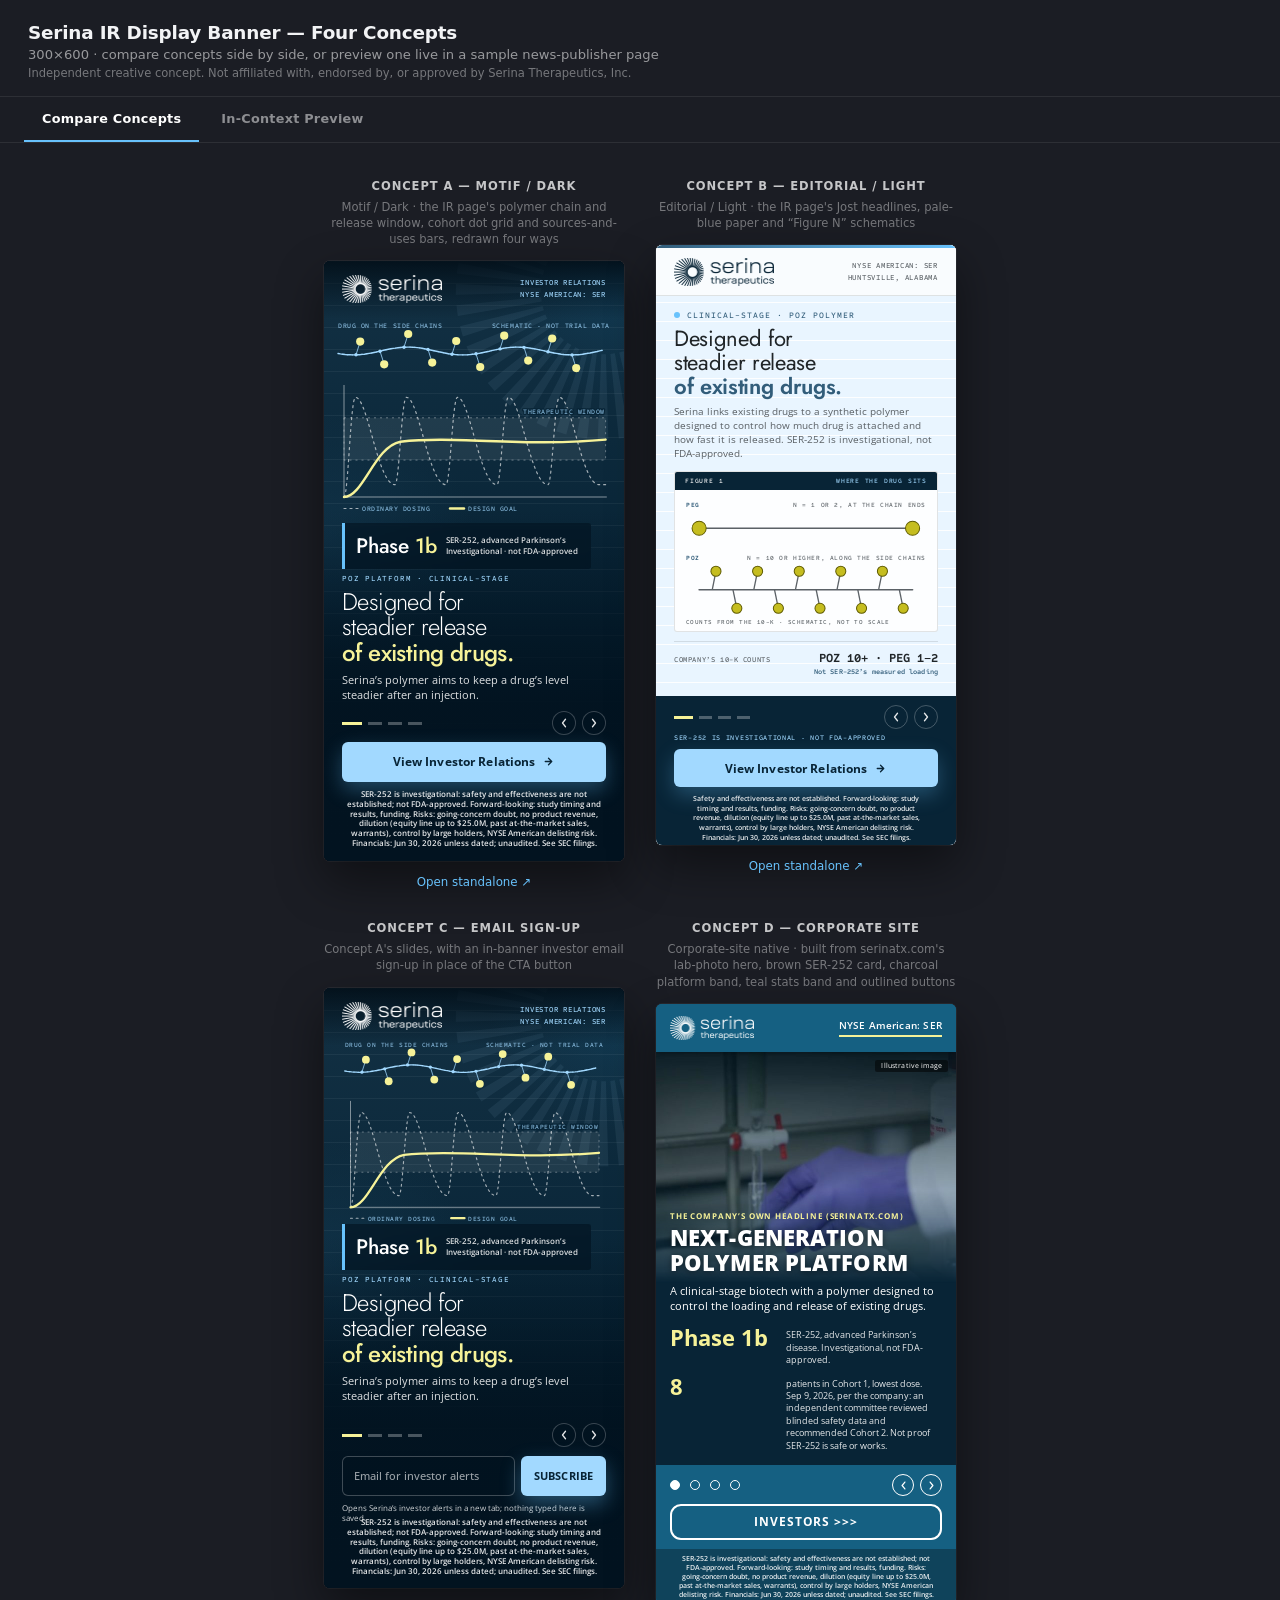
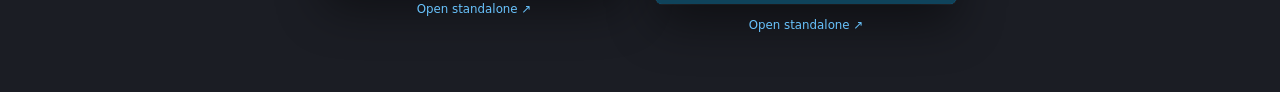
<file: index.html>
<!DOCTYPE html>
<html lang="en">
<head>
<meta name="robots" content="noindex,nofollow">
<meta charset="UTF-8">
<meta name="viewport" content="width=device-width,initial-scale=1">
<meta name="ir-banner-company" content="Serina Therapeutics, Inc.">
<link rel="icon" href="data:,">
<title>Serina IR Banner — Concept Comparison</title>
<style>
  :root { --ui-accent:#68c2fc; }
  * { margin:0; padding:0; box-sizing:border-box; }
  html, body {
    height:100%;
    background:#1b1d24;
    font-family:-apple-system, BlinkMacSystemFont, 'Segoe UI', system-ui, sans-serif;
    color:#f2f3f5;
  }
  header {
    padding:22px 28px 16px;
    border-bottom:1px solid rgba(255,255,255,0.08);
  }
  header h1 { font-size:1.15rem; font-weight:700; letter-spacing:-0.01em; }
  header p { margin-top:4px; font-size:0.82rem; color:rgba(255,255,255,0.55); }
  header p.pitch-note { font-size:0.72rem; color:rgba(255,255,255,0.4); }

  /* ---- tabs ---- */
  .tabs {
    display:flex;
    gap:4px;
    padding:0 24px;
    border-bottom:1px solid rgba(255,255,255,0.08);
  }
  .tab-btn {
    background:none;
    border:0;
    font-family:inherit;
    color:rgba(255,255,255,0.5);
    font-size:0.8rem;
    font-weight:700;
    letter-spacing:0.02em;
    padding:14px 18px;
    cursor:pointer;
    border-bottom:2px solid transparent;
    transition:color 0.15s ease;
  }
  .tab-btn:hover { color:rgba(255,255,255,0.8); }
  .tab-btn.active { color:#fff; border-bottom-color:var(--ui-accent); }
  .tab-panel { display:none; }
  .tab-panel.active { display:block; }

  main {
    display:flex;
    flex-wrap:wrap;
    gap:32px;
    justify-content:center;
    padding:36px 24px 60px;
  }
  /* four 300px frames need about 1344px of width; below that, wrap 2 + 2 rather than 3 + 1 */
  @media (max-width:1343px) { main { max-width:700px; margin:0 auto; } }
  .col { display:flex; flex-direction:column; align-items:center; gap:14px; }
  .col h2 {
    font-size:0.72rem;
    font-weight:700;
    letter-spacing:0.08em;
    text-transform:uppercase;
    color:rgba(255,255,255,0.75);
  }
  .col .tag {
    max-width:300px;
    min-height:2.8em;
    font-size:0.72rem;
    line-height:1.4;
    text-align:center;
    color:rgba(255,255,255,0.4);
    margin-top:-8px;
  }
  .frame-wrap {
    width:300px;
    height:600px;
    border-radius:6px;
    overflow:hidden;
    box-shadow:0 20px 48px rgba(0,0,0,0.45), 0 0 0 1px rgba(255,255,255,0.06);
    background:#000;
  }
  iframe { width:300px; height:600px; border:0; display:block; }
  .col a {
    font-size:0.74rem;
    color:var(--ui-accent);
    text-decoration:none;
  }
  .col a:hover { text-decoration:underline; }

  /* ---- in-context preview panel ---- */
  .preview-intro {
    text-align:center;
    padding:28px 24px 0;
  }
  .preview-intro p {
    font-size:0.82rem;
    color:rgba(255,255,255,0.55);
    max-width:560px;
    margin:0 auto;
  }
  .concept-switch {
    display:flex;
    flex-wrap:wrap;
    gap:10px;
    justify-content:center;
    padding:18px 24px 0;
  }
  .concept-btn {
    background:rgba(255,255,255,0.06);
    border:1px solid rgba(255,255,255,0.14);
    color:rgba(255,255,255,0.65);
    font-family:inherit;
    font-size:0.76rem;
    font-weight:700;
    letter-spacing:0.02em;
    padding:9px 16px;
    border-radius:20px;
    cursor:pointer;
    transition:all 0.15s ease;
  }
  .concept-btn:hover { border-color:rgba(255,255,255,0.3); }
  .concept-btn.active { background:var(--ui-accent); border-color:var(--ui-accent); color:#0c1015; }

  .preview-wrap {
    max-width:1180px;
    margin:24px auto 12px;
    padding:0 24px;
  }
  .preview-frame-outer {
    border-radius:6px;
    overflow:hidden;
    box-shadow:0 20px 48px rgba(0,0,0,0.45), 0 0 0 1px rgba(255,255,255,0.06);
  }
  #preview-iframe {
    width:100%;
    height:950px;
    border:0;
    display:block;
    background:#fff;
  }
  .preview-footer {
    text-align:center;
    padding:14px 24px 60px;
  }
  .preview-footer a {
    font-size:0.74rem;
    color:var(--ui-accent);
    text-decoration:none;
  }
  .preview-footer a:hover { text-decoration:underline; }
</style>
</head>
<body>

<header>
  <h1>Serina IR Display Banner — Four Concepts</h1>
  <p>300×600 · compare concepts side by side, or preview one live in a sample news-publisher page</p>
  <p class="pitch-note">Independent creative concept. Not affiliated with, endorsed by, or approved by Serina Therapeutics, Inc.</p>
</header>

<div class="tabs">
  <button type="button" class="tab-btn active" data-tab="compare">Compare Concepts</button>
  <button type="button" class="tab-btn" data-tab="preview">In-Context Preview</button>
</div>

<section class="tab-panel active" id="tab-compare">
  <main>
    <div class="col">
      <h2>Concept A — Motif / Dark</h2>
      <span class="tag">Motif / Dark · the IR page&#x27;s polymer chain and release window, cohort dot grid and sources-and-uses bars, redrawn four ways</span>
      <div class="frame-wrap">
        <iframe src="concept-a-photo/index.html" title="Serina banner — photo concept"></iframe>
      </div>
      <a href="concept-a-photo/index.html" target="_blank" rel="noopener">Open standalone ↗</a>
    </div>

    <div class="col">
      <h2>Concept B — Editorial / Light</h2>
      <span class="tag">Editorial / Light · the IR page&#x27;s Jost headlines, pale-blue paper and “Figure N” schematics</span>
      <div class="frame-wrap">
        <iframe src="concept-b-editorial/index.html" title="Serina banner — editorial concept"></iframe>
      </div>
      <a href="concept-b-editorial/index.html" target="_blank" rel="noopener">Open standalone ↗</a>
    </div>

    <div class="col">
      <h2>Concept C — Email Sign-up</h2>
      <span class="tag">Concept A&#x27;s slides, with an in-banner investor email sign-up in place of the CTA button</span>
      <div class="frame-wrap">
        <iframe src="concept-c-dashboard/index.html" title="Serina banner — email sign-up concept"></iframe>
      </div>
      <a href="concept-c-dashboard/index.html" target="_blank" rel="noopener">Open standalone ↗</a>
    </div>

    <div class="col">
      <h2>Concept D — Corporate Site</h2>
      <span class="tag">Corporate-site native · built from serinatx.com&#x27;s lab-photo hero, brown SER-252 card, charcoal platform band, teal stats band and outlined buttons</span>
      <div class="frame-wrap">
        <iframe src="concept-d-corporate/index.html" title="Serina banner — corporate-site concept"></iframe>
      </div>
      <a href="concept-d-corporate/index.html" target="_blank" rel="noopener">Open standalone ↗</a>
    </div>
  </main>
</section>

<section class="tab-panel" id="tab-preview">
  <div class="preview-intro">
    <p>A sample news-publisher article page with the banner dropped into the right-rail ad slot — the way it would actually sit alongside real editorial content. Switch concepts below.</p>
  </div>

  <div class="concept-switch">
    <button type="button" class="concept-btn active" data-concept="a">Concept A — Motif</button>
    <button type="button" class="concept-btn" data-concept="b">Concept B — Editorial</button>
    <button type="button" class="concept-btn" data-concept="c">Concept C — Email Sign-up</button>
    <button type="button" class="concept-btn" data-concept="d">Concept D — Corporate Site</button>
  </div>

  <div class="preview-wrap">
    <div class="preview-frame-outer">
      <iframe id="preview-iframe" src="context-preview/news.html?concept=a" title="Serina banner — in-context publisher preview"></iframe>
    </div>
  </div>

  <div class="preview-footer">
    <a id="preview-open-link" href="context-preview/news.html?concept=a" target="_blank" rel="noopener">Open standalone ↗</a>
  </div>
</section>

<script>
  document.querySelectorAll('.tab-btn').forEach(function (btn) {
    btn.addEventListener('click', function () {
      document.querySelectorAll('.tab-btn').forEach(function (b) { b.classList.remove('active') })
      document.querySelectorAll('.tab-panel').forEach(function (p) { p.classList.remove('active') })
      btn.classList.add('active')
      document.getElementById('tab-' + btn.dataset.tab).classList.add('active')
    })
  })

  document.querySelectorAll('.concept-btn').forEach(function (btn) {
    btn.addEventListener('click', function () {
      document.querySelectorAll('.concept-btn').forEach(function (b) { b.classList.remove('active') })
      btn.classList.add('active')
      var url = 'context-preview/news.html?concept=' + btn.dataset.concept
      document.getElementById('preview-iframe').src = url
      document.getElementById('preview-open-link').href = url
    })
  })
</script>

</body>
</html>
</file>
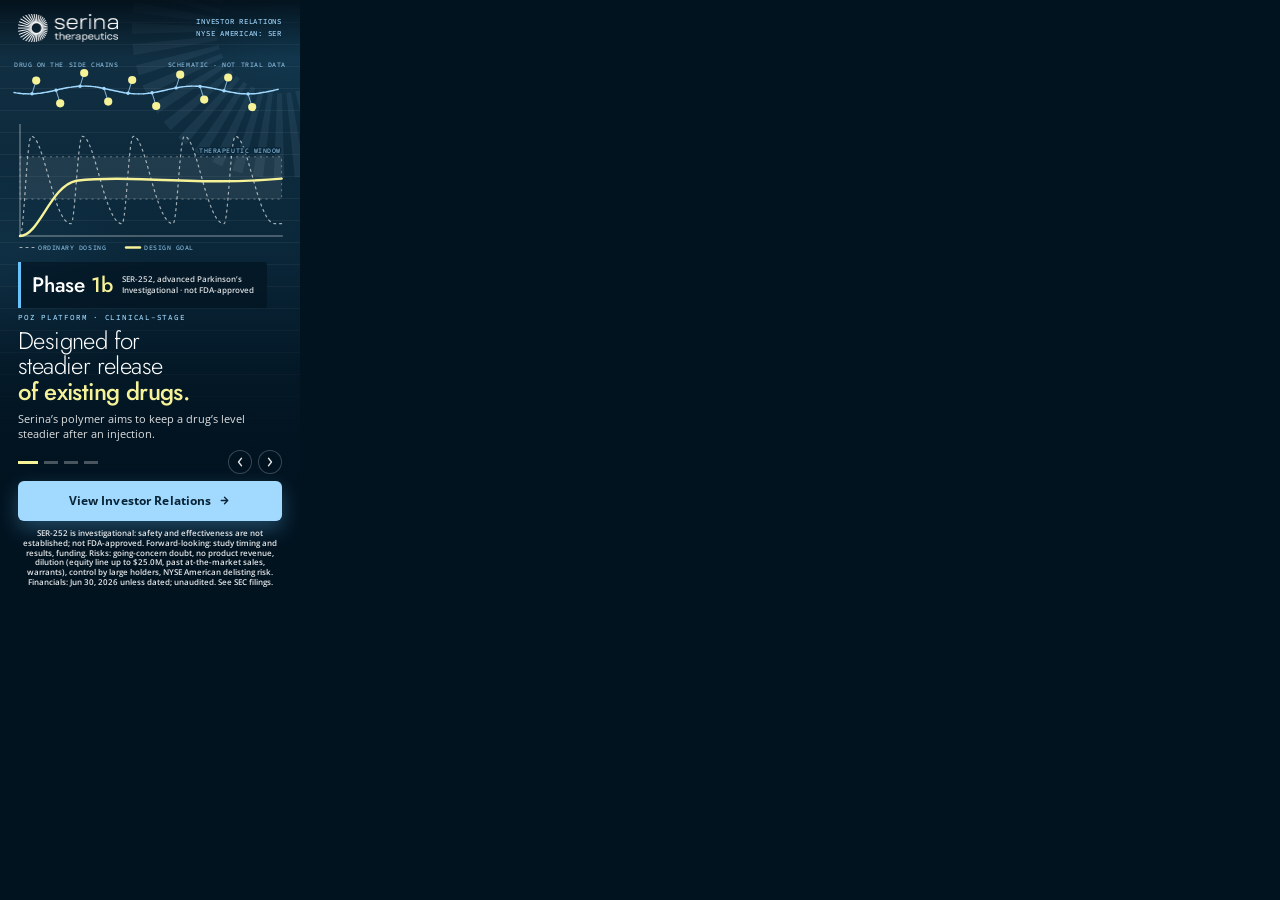
<file: concept-a-photo/index.html>
<!DOCTYPE html>
<html lang="en">
<head>
<meta name="robots" content="noindex,nofollow">
<meta charset="UTF-8">
<meta name="ad.size" content="width=300,height=600">
<meta http-equiv="X-UA-Compatible" content="IE=Edge">
<meta name="viewport" content="width=300,initial-scale=1">
<link rel="icon" href="data:,">
<title>Serina Therapeutics, Inc. — Investor Relations</title>
<link rel="preconnect" href="https://fonts.googleapis.com">
<link rel="preconnect" href="https://fonts.gstatic.com" crossorigin>
<link href="https://fonts.googleapis.com/css2?family=Jost:wght@300..600&family=Open+Sans:wght@400..800&family=Sometype+Mono:wght@400..700&display=swap" rel="stylesheet">
<link rel="stylesheet" href="style.css">
</head>
<body>

<!--
  Serina Therapeutics, Inc. — IR display banner, 300x600 — Concept A: Motif / Dark.
  Promotes: https://gracinting.github.io/serinatherapeutics-ir-concept/
  The IR concept page has no photography of the company's own (one partner device image), so each slide's
  background is that page's own graphic language redrawn at banner scale (.tmp/motif.py reads the page's
  own SVG geometry): the polymer chain and release window, the study's cohort dots, PEG against POZ, and the
  sources-and-uses bars drawn to the 10-Q values. Floating stat chip, persistent logo/ticker chrome, CTA and a
  forward-looking-statements line that names the risks (no persistent stat row: the issuer has going-concern
  doubt and a pre-approval lead drug). Concept C is generated from this file (scripts/build_concept_c.py), so
  re-run that after every edit here. Every slide's copy and stat comes from .tmp/facts.md.
  Written by .tmp/gen_a.py; style.css is hand-edited.
-->

<div id="banner" aria-label="Serina Therapeutics, Inc. investor relations advertisement">

  <div id="slides">

    <!-- Slide 1 — Overview -->
    <section class="slide" data-index="0">
      <div class="slide-bg motif" role="img" aria-label="Schematic, not trial data: a polymer chain with ten drug beads on its side chains above a chart in which a dashed line shows the repeated peaks and troughs of ordinary dosing and a solid line rises into a shaded therapeutic window and stays inside it"><svg viewBox="0 0 300 600" aria-hidden="true"><text class="m-title" x="14" y="67">DRUG ON THE SIDE CHAINS</text><text class="m-title" x="286" y="67" text-anchor="end">SCHEMATIC · NOT TRIAL DATA</text><path class="m-bb" d="M 14 92.5 L 16.4 92.9 L 18.8 93.2 L 21.2 93.5 L 23.6 93.7 L 26 93.8 L 28.4 93.9 L 30.8 93.9 L 33.2 93.8 L 35.6 93.7 L 38 93.4 L 40.4 93.2 L 42.8 92.8 L 45.2 92.4 L 47.6 92 L 50 91.5 L 52.4 91 L 54.8 90.4 L 57.2 89.9 L 59.6 89.3 L 62 88.8 L 64.4 88.3 L 66.8 87.8 L 69.2 87.4 L 71.6 87.1 L 74 86.7 L 76.4 86.5 L 78.8 86.3 L 81.2 86.2 L 83.6 86.1 L 86 86.1 L 88.4 86.2 L 90.8 86.4 L 93.2 86.6 L 95.6 86.9 L 98 87.3 L 100.4 87.7 L 102.8 88.2 L 105.2 88.7 L 107.6 89.2 L 110 89.7 L 112.4 90.2 L 114.8 90.8 L 117.2 91.3 L 119.6 91.8 L 122 92.2 L 124.4 92.7 L 126.8 93 L 129.2 93.3 L 131.6 93.6 L 134 93.8 L 136.4 93.9 L 138.8 93.9 L 141.2 93.9 L 143.6 93.8 L 146 93.6 L 148.4 93.3 L 150.8 93 L 153.2 92.6 L 155.6 92.2 L 158 91.7 L 160.4 91.2 L 162.8 90.7 L 165.2 90.2 L 167.6 89.6 L 170 89.1 L 172.4 88.6 L 174.8 88.1 L 177.2 87.7 L 179.6 87.2 L 182 86.9 L 184.4 86.6 L 186.8 86.4 L 189.2 86.2 L 191.6 86.1 L 194 86.1 L 196.4 86.2 L 198.8 86.3 L 201.2 86.5 L 203.6 86.8 L 206 87.1 L 208.4 87.5 L 210.8 87.9 L 213.2 88.4 L 215.6 88.9 L 218 89.4 L 220.4 89.9 L 222.8 90.5 L 225.2 91 L 227.6 91.5 L 230 92 L 232.4 92.4 L 234.8 92.8 L 237.2 93.2 L 239.6 93.5 L 242 93.7 L 244.4 93.8 L 246.8 93.9 L 249.2 93.9 L 251.6 93.8 L 254 93.7 L 256.4 93.5 L 258.8 93.2 L 261.2 92.8 L 263.6 92.4 L 266 92 L 268.4 91.5 L 270.8 91 L 273.2 90.5 L 275.6 89.9 L 278 89.4"/><g class="m-units"><circle class="m-unit" cx="18.8" cy="93.2" r="0.8"/><circle class="m-unit" cx="23.6" cy="93.7" r="0.8"/><circle class="m-unit" cx="28.4" cy="93.9" r="0.8"/><circle class="m-unit" cx="33.2" cy="93.8" r="0.8"/><circle class="m-unit" cx="38" cy="93.4" r="0.8"/><circle class="m-unit" cx="42.8" cy="92.8" r="0.8"/><circle class="m-unit" cx="47.6" cy="92" r="0.8"/><circle class="m-unit" cx="52.4" cy="91" r="0.8"/><circle class="m-unit" cx="57.2" cy="89.9" r="0.8"/><circle class="m-unit" cx="62" cy="88.8" r="0.8"/><circle class="m-unit" cx="66.8" cy="87.8" r="0.8"/><circle class="m-unit" cx="71.6" cy="87.1" r="0.8"/><circle class="m-unit" cx="76.4" cy="86.5" r="0.8"/><circle class="m-unit" cx="81.2" cy="86.2" r="0.8"/><circle class="m-unit" cx="86" cy="86.1" r="0.8"/><circle class="m-unit" cx="90.8" cy="86.4" r="0.8"/><circle class="m-unit" cx="95.6" cy="86.9" r="0.8"/><circle class="m-unit" cx="100.4" cy="87.7" r="0.8"/><circle class="m-unit" cx="105.2" cy="88.7" r="0.8"/><circle class="m-unit" cx="110" cy="89.7" r="0.8"/><circle class="m-unit" cx="114.8" cy="90.8" r="0.8"/><circle class="m-unit" cx="119.6" cy="91.8" r="0.8"/><circle class="m-unit" cx="124.4" cy="92.7" r="0.8"/><circle class="m-unit" cx="129.2" cy="93.3" r="0.8"/><circle class="m-unit" cx="134" cy="93.8" r="0.8"/><circle class="m-unit" cx="138.8" cy="93.9" r="0.8"/><circle class="m-unit" cx="143.6" cy="93.8" r="0.8"/><circle class="m-unit" cx="148.4" cy="93.3" r="0.8"/><circle class="m-unit" cx="153.2" cy="92.6" r="0.8"/><circle class="m-unit" cx="158" cy="91.7" r="0.8"/><circle class="m-unit" cx="162.8" cy="90.7" r="0.8"/><circle class="m-unit" cx="167.6" cy="89.6" r="0.8"/><circle class="m-unit" cx="172.4" cy="88.6" r="0.8"/><circle class="m-unit" cx="177.2" cy="87.7" r="0.8"/><circle class="m-unit" cx="182" cy="86.9" r="0.8"/><circle class="m-unit" cx="186.8" cy="86.4" r="0.8"/><circle class="m-unit" cx="191.6" cy="86.1" r="0.8"/><circle class="m-unit" cx="196.4" cy="86.2" r="0.8"/><circle class="m-unit" cx="201.2" cy="86.5" r="0.8"/><circle class="m-unit" cx="206" cy="87.1" r="0.8"/><circle class="m-unit" cx="210.8" cy="87.9" r="0.8"/><circle class="m-unit" cx="215.6" cy="88.9" r="0.8"/><circle class="m-unit" cx="220.4" cy="89.9" r="0.8"/><circle class="m-unit" cx="225.2" cy="91" r="0.8"/><circle class="m-unit" cx="230" cy="92" r="0.8"/><circle class="m-unit" cx="234.8" cy="92.8" r="0.8"/><circle class="m-unit" cx="239.6" cy="93.5" r="0.8"/><circle class="m-unit" cx="244.4" cy="93.8" r="0.8"/><circle class="m-unit" cx="249.2" cy="93.9" r="0.8"/><circle class="m-unit" cx="254" cy="93.7" r="0.8"/><circle class="m-unit" cx="258.8" cy="93.2" r="0.8"/><circle class="m-unit" cx="263.6" cy="92.4" r="0.8"/><circle class="m-unit" cx="268.4" cy="91.5" r="0.8"/><circle class="m-unit" cx="273.2" cy="90.5" r="0.8"/><circle class="m-unit" cx="278" cy="89.4" r="0.8"/></g><line class="m-arm" x1="32" y1="93.8" x2="36.2" y2="80.6"/><circle class="m-node" cx="32" cy="93.8" r="1.7"/><line class="m-arm" x1="56" y1="90.2" x2="60.2" y2="103.3"/><circle class="m-node" cx="56" cy="90.2" r="1.7"/><line class="m-arm" x1="80" y1="86.2" x2="84.2" y2="73"/><circle class="m-node" cx="80" cy="86.2" r="1.7"/><line class="m-arm" x1="104" y1="88.4" x2="108.2" y2="101.6"/><circle class="m-node" cx="104" cy="88.4" r="1.7"/><line class="m-arm" x1="128" y1="93.2" x2="132.2" y2="80"/><circle class="m-node" cx="128" cy="93.2" r="1.7"/><line class="m-arm" x1="152" y1="92.8" x2="156.2" y2="106"/><circle class="m-node" cx="152" cy="92.8" r="1.7"/><line class="m-arm" x1="176" y1="87.9" x2="180.2" y2="74.7"/><circle class="m-node" cx="176" cy="87.9" r="1.7"/><line class="m-arm" x1="200" y1="86.4" x2="204.2" y2="99.6"/><circle class="m-node" cx="200" cy="86.4" r="1.7"/><line class="m-arm" x1="224" y1="90.8" x2="228.2" y2="77.5"/><circle class="m-node" cx="224" cy="90.8" r="1.7"/><line class="m-arm" x1="248" y1="93.9" x2="252.2" y2="107.1"/><circle class="m-node" cx="248" cy="93.9" r="1.7"/><circle class="m-bead" cx="36.2" cy="80.6" r="4.1"/><circle class="m-bead" cx="60.2" cy="103.3" r="4.1"/><circle class="m-bead" cx="84.2" cy="73" r="4.1"/><circle class="m-bead" cx="108.2" cy="101.6" r="4.1"/><circle class="m-bead" cx="132.2" cy="80" r="4.1"/><circle class="m-bead" cx="156.2" cy="106" r="4.1"/><circle class="m-bead" cx="180.2" cy="74.7" r="4.1"/><circle class="m-bead" cx="204.2" cy="99.6" r="4.1"/><circle class="m-bead" cx="228.2" cy="77.5" r="4.1"/><circle class="m-bead" cx="252.2" cy="107.1" r="4.1"/><rect class="m-win" x="20" y="156.8" width="261.6" height="42.3"/><path class="m-axis" d="M 20 124 L 20 236 L 282.8 236"/><path class="m-ghost" d="M 20 236 C 24.2 236 26.6 136.3 31.4 136.3 C 44 136.3 53.6 223.7 71 223.7 C 75.2 223.7 77.6 136.3 82.4 136.3 C 95 136.3 104.6 223.7 122 223.7 C 126.2 223.7 128.6 136.3 133.4 136.3 C 146 136.3 155.6 223.7 173 223.7 C 177.2 223.7 179.6 136.3 184.4 136.3 C 197 136.3 206.6 223.7 224 223.7 C 228.2 223.7 230.6 136.3 235.4 136.3 C 248 136.3 257.6 223.7 275 223.7 L 281.6 223.7"/><path class="m-trace" pathLength="1" d="M 20 236 C 39.2 236 50.6 185.5 76.4 180.7 C 131.6 174.5 200.6 186.2 281.6 178.6"/><text class="m-title halo" x="281" y="153.3" text-anchor="end">THERAPEUTIC WINDOW</text><path class="m-ghost" d="M20 247.5H34"/><text class="m-title" x="38" y="250">ORDINARY DOSING</text><path class="m-trace on" d="M126 247.5H140"/><text class="m-title" x="144" y="250">DESIGN GOAL</text></svg></div>
      <div class="slide-scrim-top"></div>
      <div class="slide-scrim-bottom"></div>
      <div class="slide-copy">
        <div class="mid-chip">
          <span class="chip-num">Phase <em>1b</em></span>
          <span class="chip-label">SER-252, advanced Parkinson’s<br>Investigational · not FDA-approved</span>
        </div>
        <div class="copy-bottom">
          <div class="kicker">POZ Platform · Clinical-Stage</div>
          <h1>Designed for<br>steadier release<br><em>of existing drugs.</em></h1>
          <p>Serina’s polymer aims to keep a drug’s level steadier after an injection.</p>
        </div>
      </div>
    </section>

    <!-- Slide 2 — Study -->
    <section class="slide" data-index="1">
      <div class="slide-bg motif" role="img" aria-label="Diagram of the Phase 1b study as dots, a study that mainly tests safety, tolerability and drug levels: single-ascending-dose cohorts one to five of eight patients, with Cohort 1 dosed, Cohort 2 next and Cohorts 3 to 5 planned; three planned multiple-ascending-dose cohorts of sixteen; all later cohorts planned, each after a safety review; topline data from the single-dose part that the company expects to report in the first half of 2027, timing may change; the company's announcements of an FDA clinical hold on November 3, 2025 and that FDA cleared the IND on January 28, 2026"><svg viewBox="0 0 300 600" aria-hidden="true"><text class="m-title" x="26" y="70">SINGLE ASCENDING DOSE · 5 COHORTS OF 8 (N=40)</text><text class="m-title" x="26" y="79.5">MAINLY A SAFETY, TOLERABILITY AND DRUG-LEVEL STUDY</text><text class="m-title ctr" x="43.9" y="91" text-anchor="middle">COHORT 1</text><circle class="m-c done" cx="29.5" cy="101" r="3.5"/><circle class="m-c done" cx="39.1" cy="101" r="3.5"/><circle class="m-c done" cx="48.7" cy="101" r="3.5"/><circle class="m-c done" cx="58.3" cy="101" r="3.5"/><circle class="m-c done" cx="29.5" cy="110.6" r="3.5"/><circle class="m-c done" cx="39.1" cy="110.6" r="3.5"/><circle class="m-c done" cx="48.7" cy="110.6" r="3.5"/><circle class="m-c done" cx="58.3" cy="110.6" r="3.5"/><text class="m-title on" x="43.9" y="128" text-anchor="middle">DOSED</text><text class="m-title ctr" x="97.2" y="91" text-anchor="middle">COHORT 2</text><circle class="m-c next" cx="82.8" cy="101" r="3.5"/><circle class="m-c next" cx="92.4" cy="101" r="3.5"/><circle class="m-c next" cx="102" cy="101" r="3.5"/><circle class="m-c next" cx="111.6" cy="101" r="3.5"/><circle class="m-c next" cx="82.8" cy="110.6" r="3.5"/><circle class="m-c next" cx="92.4" cy="110.6" r="3.5"/><circle class="m-c next" cx="102" cy="110.6" r="3.5"/><circle class="m-c next" cx="111.6" cy="110.6" r="3.5"/><text class="m-title nx" x="97.2" y="128" text-anchor="middle">NEXT</text><text class="m-title ctr" x="150.5" y="91" text-anchor="middle">COHORT 3</text><circle class="m-c plan" cx="136.1" cy="101" r="3.5"/><circle class="m-c plan" cx="145.7" cy="101" r="3.5"/><circle class="m-c plan" cx="155.3" cy="101" r="3.5"/><circle class="m-c plan" cx="164.9" cy="101" r="3.5"/><circle class="m-c plan" cx="136.1" cy="110.6" r="3.5"/><circle class="m-c plan" cx="145.7" cy="110.6" r="3.5"/><circle class="m-c plan" cx="155.3" cy="110.6" r="3.5"/><circle class="m-c plan" cx="164.9" cy="110.6" r="3.5"/><text class="m-title" x="150.5" y="128" text-anchor="middle">PLANNED</text><text class="m-title ctr" x="203.8" y="91" text-anchor="middle">COHORT 4</text><circle class="m-c plan" cx="189.4" cy="101" r="3.5"/><circle class="m-c plan" cx="199" cy="101" r="3.5"/><circle class="m-c plan" cx="208.6" cy="101" r="3.5"/><circle class="m-c plan" cx="218.2" cy="101" r="3.5"/><circle class="m-c plan" cx="189.4" cy="110.6" r="3.5"/><circle class="m-c plan" cx="199" cy="110.6" r="3.5"/><circle class="m-c plan" cx="208.6" cy="110.6" r="3.5"/><circle class="m-c plan" cx="218.2" cy="110.6" r="3.5"/><text class="m-title" x="203.8" y="128" text-anchor="middle">PLANNED</text><text class="m-title ctr" x="257.1" y="91" text-anchor="middle">COHORT 5</text><circle class="m-c plan" cx="242.7" cy="101" r="3.5"/><circle class="m-c plan" cx="252.3" cy="101" r="3.5"/><circle class="m-c plan" cx="261.9" cy="101" r="3.5"/><circle class="m-c plan" cx="271.5" cy="101" r="3.5"/><circle class="m-c plan" cx="242.7" cy="110.6" r="3.5"/><circle class="m-c plan" cx="252.3" cy="110.6" r="3.5"/><circle class="m-c plan" cx="261.9" cy="110.6" r="3.5"/><circle class="m-c plan" cx="271.5" cy="110.6" r="3.5"/><text class="m-title" x="257.1" y="128" text-anchor="middle">PLANNED</text><text class="m-title" x="26" y="152">MULTIPLE ASCENDING DOSE · UP TO 3 COHORTS OF 16 (N=48)</text><circle class="m-c plan" cx="28.9" cy="163" r="2.9"/><circle class="m-c plan" cx="37.3" cy="163" r="2.9"/><circle class="m-c plan" cx="45.7" cy="163" r="2.9"/><circle class="m-c plan" cx="54.1" cy="163" r="2.9"/><circle class="m-c plan" cx="28.9" cy="171.4" r="2.9"/><circle class="m-c plan" cx="37.3" cy="171.4" r="2.9"/><circle class="m-c plan" cx="45.7" cy="171.4" r="2.9"/><circle class="m-c plan" cx="54.1" cy="171.4" r="2.9"/><circle class="m-c plan" cx="28.9" cy="179.8" r="2.9"/><circle class="m-c plan" cx="37.3" cy="179.8" r="2.9"/><circle class="m-c plan" cx="45.7" cy="179.8" r="2.9"/><circle class="m-c plan" cx="54.1" cy="179.8" r="2.9"/><circle class="m-c plan" cx="28.9" cy="188.2" r="2.9"/><circle class="m-c plan" cx="37.3" cy="188.2" r="2.9"/><circle class="m-c plan" cx="45.7" cy="188.2" r="2.9"/><circle class="m-c plan" cx="54.1" cy="188.2" r="2.9"/><circle class="m-c plan" cx="81.9" cy="163" r="2.9"/><circle class="m-c plan" cx="90.3" cy="163" r="2.9"/><circle class="m-c plan" cx="98.7" cy="163" r="2.9"/><circle class="m-c plan" cx="107.1" cy="163" r="2.9"/><circle class="m-c plan" cx="81.9" cy="171.4" r="2.9"/><circle class="m-c plan" cx="90.3" cy="171.4" r="2.9"/><circle class="m-c plan" cx="98.7" cy="171.4" r="2.9"/><circle class="m-c plan" cx="107.1" cy="171.4" r="2.9"/><circle class="m-c plan" cx="81.9" cy="179.8" r="2.9"/><circle class="m-c plan" cx="90.3" cy="179.8" r="2.9"/><circle class="m-c plan" cx="98.7" cy="179.8" r="2.9"/><circle class="m-c plan" cx="107.1" cy="179.8" r="2.9"/><circle class="m-c plan" cx="81.9" cy="188.2" r="2.9"/><circle class="m-c plan" cx="90.3" cy="188.2" r="2.9"/><circle class="m-c plan" cx="98.7" cy="188.2" r="2.9"/><circle class="m-c plan" cx="107.1" cy="188.2" r="2.9"/><circle class="m-c plan" cx="134.9" cy="163" r="2.9"/><circle class="m-c plan" cx="143.3" cy="163" r="2.9"/><circle class="m-c plan" cx="151.7" cy="163" r="2.9"/><circle class="m-c plan" cx="160.1" cy="163" r="2.9"/><circle class="m-c plan" cx="134.9" cy="171.4" r="2.9"/><circle class="m-c plan" cx="143.3" cy="171.4" r="2.9"/><circle class="m-c plan" cx="151.7" cy="171.4" r="2.9"/><circle class="m-c plan" cx="160.1" cy="171.4" r="2.9"/><circle class="m-c plan" cx="134.9" cy="179.8" r="2.9"/><circle class="m-c plan" cx="143.3" cy="179.8" r="2.9"/><circle class="m-c plan" cx="151.7" cy="179.8" r="2.9"/><circle class="m-c plan" cx="160.1" cy="179.8" r="2.9"/><circle class="m-c plan" cx="134.9" cy="188.2" r="2.9"/><circle class="m-c plan" cx="143.3" cy="188.2" r="2.9"/><circle class="m-c plan" cx="151.7" cy="188.2" r="2.9"/><circle class="m-c plan" cx="160.1" cy="188.2" r="2.9"/><text class="m-title" x="184" y="169">ALL LATER COHORTS</text><text class="m-title" x="184" y="179">PLANNED, EACH AFTER</text><text class="m-title" x="184" y="189">A SAFETY REVIEW</text><path class="m-div" d="M26 204H274"/><circle class="m-c plan" cx="31" cy="215" r="3.4"/><text class="m-lab" x="40" y="215.5">Company expects to report topline data in H1 2027</text><text class="m-title" x="40" y="225">FOR THE SINGLE-DOSE PART · TIMING MAY CHANGE</text><text class="m-title" x="26" y="237">NOV 3, 2025: COMPANY ANNOUNCED FDA CLINICAL HOLD</text><text class="m-title" x="26" y="247">JAN 28, 2026: COMPANY ANNOUNCED FDA CLEARED THE IND</text></svg></div>
      <div class="slide-scrim-top"></div>
      <div class="slide-scrim-bottom"></div>
      <div class="slide-copy">
        <div class="mid-chip">
          <span class="chip-num">8</span>
          <span class="chip-label">patients, lowest dose, randomized 3:1<br>to SER-252 or placebo (blinded)</span>
        </div>
        <div class="copy-bottom">
          <div class="kicker">SER-252 · Company announced · Sep 9, 2026</div>
          <h1>Independent safety<br>committee recommended<br><em>moving to Cohort 2.</em></h1>
          <p>Based on blinded safety data from eight patients. Not proof that SER-252 is safe or works.</p>
        </div>
      </div>
    </section>

    <!-- Slide 3 — Platform -->
    <section class="slide" data-index="2">
      <div class="slide-bg motif" role="img" aria-label="Schematic, not to scale: a PEG chain carries a drug bead at each of its two ends; a POZ chain carries ten drug beads along its side chains, as counted in the company's 10-K"><svg viewBox="0 0 300 600" aria-hidden="true"><text class="m-tag" x="22" y="77">PEG</text><text class="m-title" x="286" y="77" text-anchor="end">SCHEMATIC · NOT TO SCALE</text><line class="m-chain" x1="22" y1="98.0" x2="278" y2="98.0"/><circle class="m-bead" cx="22" cy="98" r="7.6"/><circle class="m-bead" cx="278" cy="98" r="7.6"/><text class="m-lab" x="22" y="120">DRUG AT THE TWO CHAIN ENDS: N = 1 OR 2</text><text class="m-tag" x="22" y="146">POZ</text><line class="m-chain" x1="22" y1="176.0" x2="278" y2="176.0"/><line class="m-arm" x1="37.7" y1="176.0" x2="42.2" y2="153.8"/><circle class="m-bead" cx="42.2" cy="153.8" r="5.4"/><line class="m-arm" x1="62.6" y1="176.0" x2="67.2" y2="198.2"/><circle class="m-bead" cx="67.2" cy="198.2" r="5.4"/><line class="m-arm" x1="87.6" y1="176.0" x2="92.1" y2="153.8"/><circle class="m-bead" cx="92.1" cy="153.8" r="5.4"/><line class="m-arm" x1="112.5" y1="176.0" x2="117.1" y2="198.2"/><circle class="m-bead" cx="117.1" cy="198.2" r="5.4"/><line class="m-arm" x1="137.5" y1="176.0" x2="142" y2="153.8"/><circle class="m-bead" cx="142" cy="153.8" r="5.4"/><line class="m-arm" x1="162.4" y1="176.0" x2="167" y2="198.2"/><circle class="m-bead" cx="167" cy="198.2" r="5.4"/><line class="m-arm" x1="187.3" y1="176.0" x2="191.9" y2="153.8"/><circle class="m-bead" cx="191.9" cy="153.8" r="5.4"/><line class="m-arm" x1="212.3" y1="176.0" x2="216.9" y2="198.2"/><circle class="m-bead" cx="216.9" cy="198.2" r="5.4"/><line class="m-arm" x1="237.2" y1="176.0" x2="241.8" y2="153.8"/><circle class="m-bead" cx="241.8" cy="153.8" r="5.4"/><line class="m-arm" x1="262.2" y1="176.0" x2="266.7" y2="198.2"/><circle class="m-bead" cx="266.7" cy="198.2" r="5.4"/><text class="m-lab" x="22" y="221">DRUG ALONG THE SIDE CHAINS: N = 10 OR HIGHER</text><text class="m-title" x="22" y="240">10-K COUNTS FOR POZ IN GENERAL, NOT FOR SER-252</text></svg></div>
      <div class="slide-scrim-top"></div>
      <div class="slide-scrim-bottom"></div>
      <div class="slide-copy">
        <div class="mid-chip">
          <span class="chip-num">10<em>+</em></span>
          <span class="chip-label">drug copies the company says POZ<br>can carry; PEG: 1 or 2 (10-K)</span>
        </div>
        <div class="copy-bottom">
          <div class="kicker">POZ Platform · Per the 10-K</div>
          <h1>The drug rides<br>on the polymer’s<br><em>side chains.</em></h1>
          <p>Not SER-252’s measured loading. No human comparison with PEG; only in vitro and animals.</p>
        </div>
      </div>
    </section>

    <!-- Slide 4 — Financials -->
    <section class="slide" data-index="3">
      <div class="slide-bg motif" role="img" aria-label="Two bars of equal length, drawn to the reported values for the six months to June 30, 2026, unaudited: cash in, 3.1 million dollars of opening cash plus 21.1 million from a private placement and 10.2 million from at-the-market sales; cash out, 11.3 million used in operations and 23.0 million of cash left. A box says that in its August 2026 10-Q the company said this cash is not expected to last twelve months from the filing, raising substantial doubt about its ability to continue as a going concern"><svg viewBox="0 0 300 600" aria-hidden="true"><text class="m-title" x="18" y="70">SIX MONTHS TO JUN 30, 2026 · US$ MILLIONS · UNAUDITED</text><text class="m-title on" x="18" y="91">CASH IN: OPENING + PLACEMENT + AT-THE-MARKET SALES</text><rect class="s-open" x="18" y="96" width="23.5" height="17.0" rx="1.5"/><text class="m-bv lt" x="29.8" y="107.8" text-anchor="middle">3.1</text><rect class="s-pp" x="41.5" y="96" width="162.1" height="17.0" rx="1.5"/><text class="m-bv" x="122.6" y="107.8" text-anchor="middle">$21.1M PLACEMENT</text><rect class="s-atm" x="203.6" y="96" width="78.2" height="17.0" rx="1.5"/><text class="m-bv" x="242.7" y="107.8" text-anchor="middle">$10.2M</text><rect class="s-open" x="281.8" y="96" width="0.2" height="17.0" rx="1.5"/><text class="m-title on" x="18" y="131">CASH OUT: OPERATIONS + CASH LEFT</text><rect class="s-ops" x="18" y="136" width="86.5" height="17.0" rx="1.5"/><text class="m-bv lt" x="61.3" y="147.8" text-anchor="middle">$11.3M USED</text><rect class="s-ops" x="104.5" y="136" width="0.4" height="17.0" rx="1.5"/><rect class="s-cash" x="104.9" y="136" width="177.1" height="17.0" rx="1.5"/><text class="m-bv" x="193.5" y="147.8" text-anchor="middle">$23.0M CASH LEFT, JUN 30</text><text class="m-title" x="18" y="168">SEGMENTS DRAWN TO THE REPORTED VALUES · BOTH BARS $34.3M</text><rect class="m-gc" x="18" y="178" width="264" height="56" rx="2"/><text class="m-lab" x="27" y="191">IN ITS AUG 2026 10-Q THE COMPANY SAID THIS CASH</text><text class="m-lab" x="27" y="202">IS NOT EXPECTED TO LAST TWELVE MONTHS FROM THE</text><text class="m-lab" x="27" y="213">FILING, RAISING SUBSTANTIAL DOUBT ABOUT ITS</text><text class="m-lab gc" x="27" y="224">ABILITY TO CONTINUE AS A GOING CONCERN.</text></svg></div>
      <div class="slide-scrim-top"></div>
      <div class="slide-scrim-bottom"></div>
      <div class="slide-copy">
        <div class="mid-chip">
          <span class="chip-num">25.4<em>M</em></span>
          <span class="chip-label">shares outstanding, Aug 10 (about<br>10.8M at Dec 31), excluding warrants</span>
        </div>
        <div class="copy-bottom">
          <div class="kicker">Financials · 10-Q, Jun 30, 2026 · Unaudited</div>
          <h1>Cash was $23.0M<br>on Jun 30, with<br><em>going-concern doubt.</em></h1>
          <p>No product revenue. The company expects to rely largely on raising capital from equity investors.</p>
        </div>
      </div>
    </section>

  </div>

  <!-- Persistent chrome — sits above the rotating slides -->
  <header id="top-bar" class="reveal" data-delay="0">
    <img id="logo" src="assets/serina-logo-white.png" alt="Serina Therapeutics" width="100" height="28">
    <div id="eyebrow">INVESTOR&nbsp;RELATIONS<br>NYSE&nbsp;AMERICAN:&nbsp;SER</div>
  </header>

  <div id="bottom-fixed" class="reveal" data-delay="4">
    <div id="dots" role="tablist" aria-label="Slide selector">
      <button class="dot active" data-index="0" aria-label="Slide 1: Overview"></button>
      <button class="dot" data-index="1" aria-label="Slide 2: Study"></button>
      <button class="dot" data-index="2" aria-label="Slide 3: Platform"></button>
      <button class="dot" data-index="3" aria-label="Slide 4: Financials"></button>
    </div>
    <button type="button" class="nav-arrow" id="arrow-prev" aria-label="Previous slide">
      <svg viewBox="0 0 16 16"><path d="M10 3 6 8l4 5" stroke="currentColor" stroke-width="1.7" fill="none" stroke-linecap="round" stroke-linejoin="round"/></svg>
    </button>
    <button type="button" class="nav-arrow" id="arrow-next" aria-label="Next slide">
      <svg viewBox="0 0 16 16"><path d="M6 3l4 5-4 5" stroke="currentColor" stroke-width="1.7" fill="none" stroke-linecap="round" stroke-linejoin="round"/></svg>
    </button>

    <a href="#" id="cta">
      <span>View Investor Relations</span>
      <svg viewBox="0 0 16 16" id="cta-arrow" aria-hidden="true"><path d="M4 8h8M8 4l4 4-4 4" stroke="currentColor" stroke-width="1.6" fill="none" stroke-linecap="round" stroke-linejoin="round"/></svg>
    </a>
    <p id="disclosure">SER-252 is investigational: safety and effectiveness are not established; not FDA-approved. <span class="nw">Forward-looking:</span> study timing and results, funding. Risks: <span class="nw">going-concern</span> doubt, no product revenue, dilution (equity line up to $25.0M, past <span class="nw">at-the-market</span> sales, warrants), control by large holders, NYSE American delisting risk. Financials: Jun 30, 2026 unless dated; unaudited. See SEC filings.</p>
  </div>

  <!-- Standard HTML5-ad click-tag plumbing -->
  <div id="click-tag-wrapper"></div>
</div>

<script src="script.js"></script>
</body>
</html>
</file>
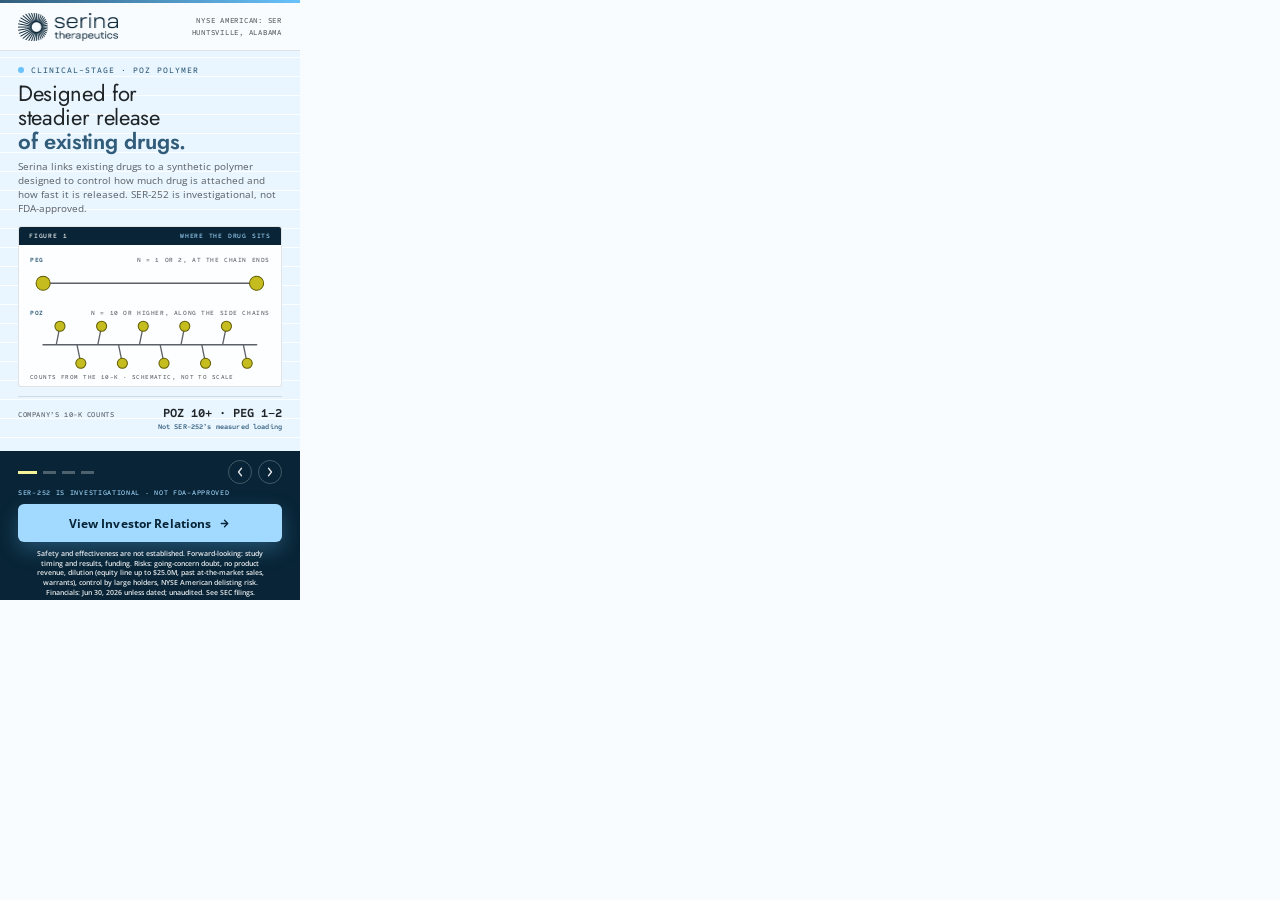
<file: concept-b-editorial/index.html>
<!DOCTYPE html>
<html lang="en">
<head>
<meta name="robots" content="noindex,nofollow">
<meta charset="UTF-8">
<meta name="ad.size" content="width=300,height=600">
<meta http-equiv="X-UA-Compatible" content="IE=Edge">
<meta name="viewport" content="width=300,initial-scale=1">
<link rel="icon" href="data:,">
<title>Serina Therapeutics, Inc. — Investor Overview</title>
<link rel="preconnect" href="https://fonts.googleapis.com">
<link rel="preconnect" href="https://fonts.gstatic.com" crossorigin>
<link href="https://fonts.googleapis.com/css2?family=Jost:wght@300..600&family=Open+Sans:wght@400..800&family=Sometype+Mono:wght@400..700&display=swap" rel="stylesheet">
<link rel="stylesheet" href="style.css">
</head>
<body>

<!--
  Serina Therapeutics, Inc. — IR display banner, 300x600 — Concept B: Editorial / Light.
  Promotes: https://gracinting.github.io/serinatherapeutics-ir-concept/
  Annual-report styling taken from the IR concept page's light sections: Jost headlines with a weighted accent
  phrase, Sometype Mono figure captions, the pale-blue "blind ledger" stock, one inline-SVG "Figure N" schematic
  per slide (one line weight and palette across all four; the chain and release shapes are the page's own SVG
  geometry, read by .tmp/motif.py), dark closing band with the CTA and a disclosure that names the risks.
  Written by .tmp/gen_b.py; style.css is hand-edited. Every figure is drawn to the reported values (.tmp/facts.md).
-->

<div id="banner" aria-label="Serina Therapeutics, Inc. investor relations advertisement">

  <div id="top-rule"></div>

  <header id="top-bar" class="reveal" data-delay="0">
    <img id="logo" src="assets/serina-logo-dark.png" alt="Serina Therapeutics" width="100" height="28">
    <div id="masthead">NYSE&nbsp;AMERICAN:&nbsp;SER<br>HUNTSVILLE,&nbsp;ALABAMA</div>
  </header>

  <div id="slides">

    <!-- Slide 1 — Cover -->
    <section class="slide" data-index="0">
      <div class="slide-copy">
        <div class="txt">
          <p class="eyebrow">Clinical-stage · POZ polymer</p>
          <h1>Designed for<br>steadier release<br><em>of existing drugs.</em></h1>
          <p class="lead">Serina links existing drugs to a synthetic polymer designed to control how much drug is attached and how fast it is released. SER-252 is investigational, not <span class="nw">FDA-approved.</span></p>
        </div>

        <figure class="fig-card">
          <div class="fig-bar"><span>Figure 1</span><span>Where the drug sits</span></div>
          <div class="fig-body">
            <svg viewBox="0 0 240 130" role="img" aria-label="Schematic, not to scale: a PEG chain carries a drug bead at each of its two ends; a POZ chain carries ten drug beads along its side chains, as counted in the company's 10-K"><text class="fig-t on" x="1" y="10">PEG</text><text class="fig-t" x="239" y="10" text-anchor="end">N = 1 OR 2, AT THE CHAIN ENDS</text><line class="f-chain" x1="14" y1="31.0" x2="225.7" y2="31.0"/><circle class="f-bead" cx="14" cy="31.0" r="7"/><circle class="f-bead" cx="225.7" cy="31.0" r="7"/><text class="fig-t on" x="1" y="62">POZ</text><text class="fig-t" x="239" y="62" text-anchor="end">N = 10 OR HIGHER, ALONG THE SIDE CHAINS</text><line class="f-chain" x1="14" y1="92.0" x2="225.7" y2="92.0"/><line class="f-arm" x1="27" y1="92.0" x2="30.7" y2="73.6"/><circle class="f-bead" cx="30.7" cy="73.6" r="5"/><line class="f-arm" x1="47.6" y1="92.0" x2="51.4" y2="110.4"/><circle class="f-bead" cx="51.4" cy="110.4" r="5"/><line class="f-arm" x1="68.2" y1="92.0" x2="72" y2="73.6"/><circle class="f-bead" cx="72" cy="73.6" r="5"/><line class="f-arm" x1="88.8" y1="92.0" x2="92.6" y2="110.4"/><circle class="f-bead" cx="92.6" cy="110.4" r="5"/><line class="f-arm" x1="109.5" y1="92.0" x2="113.3" y2="73.6"/><circle class="f-bead" cx="113.3" cy="73.6" r="5"/><line class="f-arm" x1="130.1" y1="92.0" x2="133.9" y2="110.4"/><circle class="f-bead" cx="133.9" cy="110.4" r="5"/><line class="f-arm" x1="150.7" y1="92.0" x2="154.5" y2="73.6"/><circle class="f-bead" cx="154.5" cy="73.6" r="5"/><line class="f-arm" x1="171.4" y1="92.0" x2="175.1" y2="110.4"/><circle class="f-bead" cx="175.1" cy="110.4" r="5"/><line class="f-arm" x1="192" y1="92.0" x2="195.8" y2="73.6"/><circle class="f-bead" cx="195.8" cy="73.6" r="5"/><line class="f-arm" x1="212.6" y1="92.0" x2="216.4" y2="110.4"/><circle class="f-bead" cx="216.4" cy="110.4" r="5"/><text class="fig-t s" x="1" y="126">COUNTS FROM THE 10-K · SCHEMATIC, NOT TO SCALE</text></svg>
          </div>
        </figure>

        <dl class="kf">
          <dt>Company’s 10-K counts</dt>
          <dd>POZ 10+ · PEG 1–2 <em>Not SER-252’s measured loading</em></dd>
        </dl>
      </div>
    </section>

    <!-- Slide 2 — Design goal -->
    <section class="slide" data-index="1">
      <div class="slide-copy">
        <div class="txt">
          <p class="eyebrow">Fig. 02 · Design goal</p>
          <h1>Designed to stay<br>inside the <em>therapeutic<br>window.</em></h1>
          <p class="lead">Ordinary dosing gives peaks and troughs. Serina’s design goal is exposure that stays in range after a long-acting injection. A schematic after the company’s own diagram.</p>
        </div>

        <figure class="fig-card">
          <div class="fig-bar"><span>Figure 2</span><span>Schematic · not trial data</span></div>
          <div class="fig-body">
            <svg viewBox="0 0 240 130" role="img" aria-label="Schematic, not trial data: a dashed line shows the repeated peaks and troughs of ordinary dosing and a solid line rises into a shaded therapeutic window and stays inside it"><rect class="f-win" x="14" y="44.4" width="217.1" height="34"/><path class="f-axis" d="M 14 18 L 14 108 L 232.1 108"/><path class="f-ghost" d="M 14 108 C 17.5 108 19.5 27.9 23.5 27.9 C 33.9 27.9 41.9 98.2 56.3 98.2 C 59.8 98.2 61.8 27.9 65.8 27.9 C 76.2 27.9 84.2 98.2 98.7 98.2 C 102.1 98.2 104.1 27.9 108.1 27.9 C 118.6 27.9 126.5 98.2 141 98.2 C 144.5 98.2 146.5 27.9 150.5 27.9 C 160.9 27.9 168.9 98.2 183.3 98.2 C 186.8 98.2 188.8 27.9 192.8 27.9 C 203.2 27.9 211.2 98.2 225.7 98.2 L 231.1 98.2"/><path class="f-trace" d="M 14 108 C 29.9 108 39.4 67.4 60.8 63.6 C 106.6 58.6 163.9 68 231.1 61.9"/><text class="fig-t on halo" x="231" y="40.9" text-anchor="end">THERAPEUTIC WINDOW</text><path class="f-ghost" d="M1 122.5H15"/><text class="fig-t" x="19" y="125">ORDINARY DOSING</text><path class="f-trace" d="M96 122.5H110"/><text class="fig-t" x="114" y="125">DESIGN GOAL</text><text class="fig-t on" x="239" y="125" text-anchor="end">NOT TRIAL DATA</text></svg>
          </div>
        </figure>

        <dl class="kf">
          <dt>10-K: company belief</dt>
          <dd>May be home-dosed <em>Single or twice weekly · untested</em></dd>
        </dl>
      </div>
    </section>

    <!-- Slide 3 — Study -->
    <section class="slide" data-index="2">
      <div class="slide-copy">
        <div class="txt">
          <p class="eyebrow">Fig. 03 · Timeline</p>
          <h1>Cohort 1 is dosed.<br><em>Cohort 2 is next.</em></h1>
          <p class="lead">Phase 1b is mainly a safety, tolerability and drug-level study. An independent committee reviewed blinded Cohort 1 safety data and recommended the next dose (Sep 9). Not proof SER-252 is safe or works.</p>
        </div>

        <figure class="fig-card">
          <div class="fig-bar"><span>Figure 3</span><span>Company-announced · last row expected</span></div>
          <div class="fig-body">
            <svg viewBox="0 0 240 130" role="img" aria-label="Timeline: on November 3, 2025 the company announced an FDA clinical hold on the SER-252 IND; on January 28, 2026 it announced FDA cleared the IND; first patient enrolled and dosed in February 2026; on September 9, 2026 the safety committee recommended moving to Cohort 2 after a blinded review of eight patients; topline data from the single-dose part are expected by the company in the first half of 2027, timing may change"><path class="f-rail" d="M74 14 V86"/><path class="f-plan" d="M74 86 V112"/><text class="fig-date" x="65" y="16.4" text-anchor="end">NOV 3, 2025</text><circle class="f-nhold" cx="74" cy="14" r="3.6"/><text class="fig-lab" x="84" y="16.6">Company announced FDA clinical hold</text><text class="fig-date" x="65" y="40.4" text-anchor="end">JAN 28, 2026</text><circle class="f-node" cx="74" cy="38" r="3.6"/><text class="fig-lab" x="84" y="40.6">Company announced FDA cleared the IND</text><text class="fig-date" x="65" y="64.4" text-anchor="end">FEB 2026</text><circle class="f-node" cx="74" cy="62" r="3.6"/><text class="fig-lab" x="84" y="64.6">First patient enrolled and dosed (10-K)</text><text class="fig-date" x="65" y="88.4" text-anchor="end">SEP 9, 2026</text><circle class="f-node" cx="74" cy="86" r="3.6"/><text class="fig-lab" x="84" y="88.6">Safety committee recommended Cohort 2</text><text class="fig-lab" x="84" y="98.1">8 patients, randomized 3:1 vs placebo</text><text class="fig-date" x="65" y="114.4" text-anchor="end">H1 2027</text><circle class="f-nplan" cx="74" cy="112" r="3.6"/><text class="fig-lab b" x="84" y="114.6">Topline data, single-dose part:</text><text class="fig-lab b" x="84" y="124.1">company expects (may change)</text></svg>
          </div>
        </figure>

        <dl class="kf">
          <dt>Topline, single-dose part</dt>
          <dd>H1 2027 <em>Company expects · may change</em></dd>
        </dl>
      </div>
    </section>

    <!-- Slide 4 — Financials -->
    <section class="slide" data-index="3">
      <div class="slide-copy">
        <div class="txt">
          <p class="eyebrow">Fig. 04 · Six months to Jun 30, 2026</p>
          <h1>Cash was $23.0M<br>on Jun 30, with<br><em>going-concern doubt.</em></h1>
          <p class="lead">Cash rose from $3.1M at Dec 31, 2025, by selling stock and warrants ($31.3M net). No product revenue; the company says it will need more capital.</p>
        </div>

        <figure class="fig-card">
          <div class="fig-bar"><span>Figure 4</span><span>Cash in, cash out · 10-Q · unaudited</span></div>
          <div class="fig-body">
            <svg viewBox="0 0 240 130" role="img" aria-label="Two bars of equal length, drawn to the reported values for the six months to June 30, 2026: cash in, 3.1 million dollars of opening cash plus 21.1 million from a private placement and 10.2 million from at-the-market sales; cash out, 11.3 million used in operations and 23.0 million of cash left. A box says that in its August 2026 10-Q the company said this cash is not expected to last twelve months from the filing, raising substantial doubt about its ability to continue as a going concern"><text class="fig-t on" x="1" y="9">CASH IN: OPENING + PLACEMENT + AT-THE-MARKET</text><rect class="g-open" x="1" y="13" width="19.6" height="16" rx="1.5"/><text class="fig-val dk" x="10.8" y="24.2" text-anchor="middle">3.1</text><rect class="g-pp" x="20.6" y="13" width="135.1" height="16" rx="1.5"/><text class="fig-val lt" x="88.1" y="24.2" text-anchor="middle">$21.1M PLACEMENT</text><rect class="g-atm" x="155.7" y="13" width="65.2" height="16" rx="1.5"/><text class="fig-val dk" x="188.3" y="24.2" text-anchor="middle">$10.2M</text><rect class="g-open" x="220.9" y="13" width="0.1" height="16" rx="1.5"/><text class="fig-t on" x="1" y="41">CASH OUT: OPERATIONS + CASH LEFT</text><rect class="g-ops" x="1" y="45" width="72.1" height="16" rx="1.5"/><text class="fig-val dk" x="37.1" y="56.2" text-anchor="middle">$11.3M USED</text><rect class="g-ops" x="73.1" y="45" width="0.3" height="16" rx="1.5"/><rect class="g-cash" x="73.4" y="45" width="147.6" height="16" rx="1.5"/><text class="fig-val dk" x="147.2" y="56.2" text-anchor="middle">$23.0M CASH, JUN 30</text><text class="fig-t s" x="1" y="73">DRAWN TO THE REPORTED VALUES · BOTH BARS $34.3M</text><rect class="f-box" x="1" y="79" width="238" height="49" rx="2"/><text class="fig-lab" x="8" y="90">In its Aug 2026 10-Q the company said this cash is</text><text class="fig-lab" x="8" y="100">not expected to last twelve months from the filing,</text><text class="fig-lab" x="8" y="110">raising substantial doubt about its ability to</text><text class="fig-lab b" x="8" y="120">continue as a going concern.</text></svg>
          </div>
        </figure>

        <dl class="kf">
          <dt>Shares, Aug 10</dt>
          <dd>25.4M <em>About 10.8M at Dec 31 · excl. warrants</em></dd>
        </dl>
      </div>
    </section>

  </div>

  <div id="bottom-fixed" class="reveal" data-delay="1">
    <div id="ctrl">
      <div id="dots" role="tablist" aria-label="Slide selector">
        <button class="dot active" data-index="0" aria-label="Slide 1: Cover"></button>
        <button class="dot" data-index="1" aria-label="Slide 2: Design goal"></button>
        <button class="dot" data-index="2" aria-label="Slide 3: Study"></button>
        <button class="dot" data-index="3" aria-label="Slide 4: Financials"></button>
      </div>
      <div id="arrows">
        <button type="button" class="nav-arrow" id="arrow-prev" aria-label="Previous slide">
          <svg viewBox="0 0 16 16"><path d="M10 3 6 8l4 5" stroke="currentColor" stroke-width="1.7" fill="none" stroke-linecap="round" stroke-linejoin="round"/></svg>
        </button>
        <button type="button" class="nav-arrow" id="arrow-next" aria-label="Next slide">
          <svg viewBox="0 0 16 16"><path d="M6 3l4 5-4 5" stroke="currentColor" stroke-width="1.7" fill="none" stroke-linecap="round" stroke-linejoin="round"/></svg>
        </button>
      </div>
    </div>
    <div id="bf-line">SER-252 IS INVESTIGATIONAL · NOT FDA-APPROVED</div>
    <a href="#" id="cta">
      <span>View Investor Relations</span>
      <svg viewBox="0 0 16 16" id="cta-arrow" aria-hidden="true"><path d="M4 8h8M8 4l4 4-4 4" stroke="currentColor" stroke-width="1.6" fill="none" stroke-linecap="round" stroke-linejoin="round"/></svg>
    </a>
    <div id="fls">Safety and effectiveness are not established. <span class="nw">Forward-looking:</span> study timing and results, funding. Risks: <span class="nw">going-concern</span> doubt, no product revenue, dilution (equity line up to $25.0M, past <span class="nw">at-the-market</span> sales, warrants), control by large holders, NYSE American delisting risk. Financials: Jun 30, 2026 unless dated; unaudited. See SEC filings.</div>
  </div>

  <!-- Standard HTML5-ad click-tag plumbing -->
  <div id="click-tag-wrapper"></div>
</div>

<script src="script.js"></script>
</body>
</html>
</file>
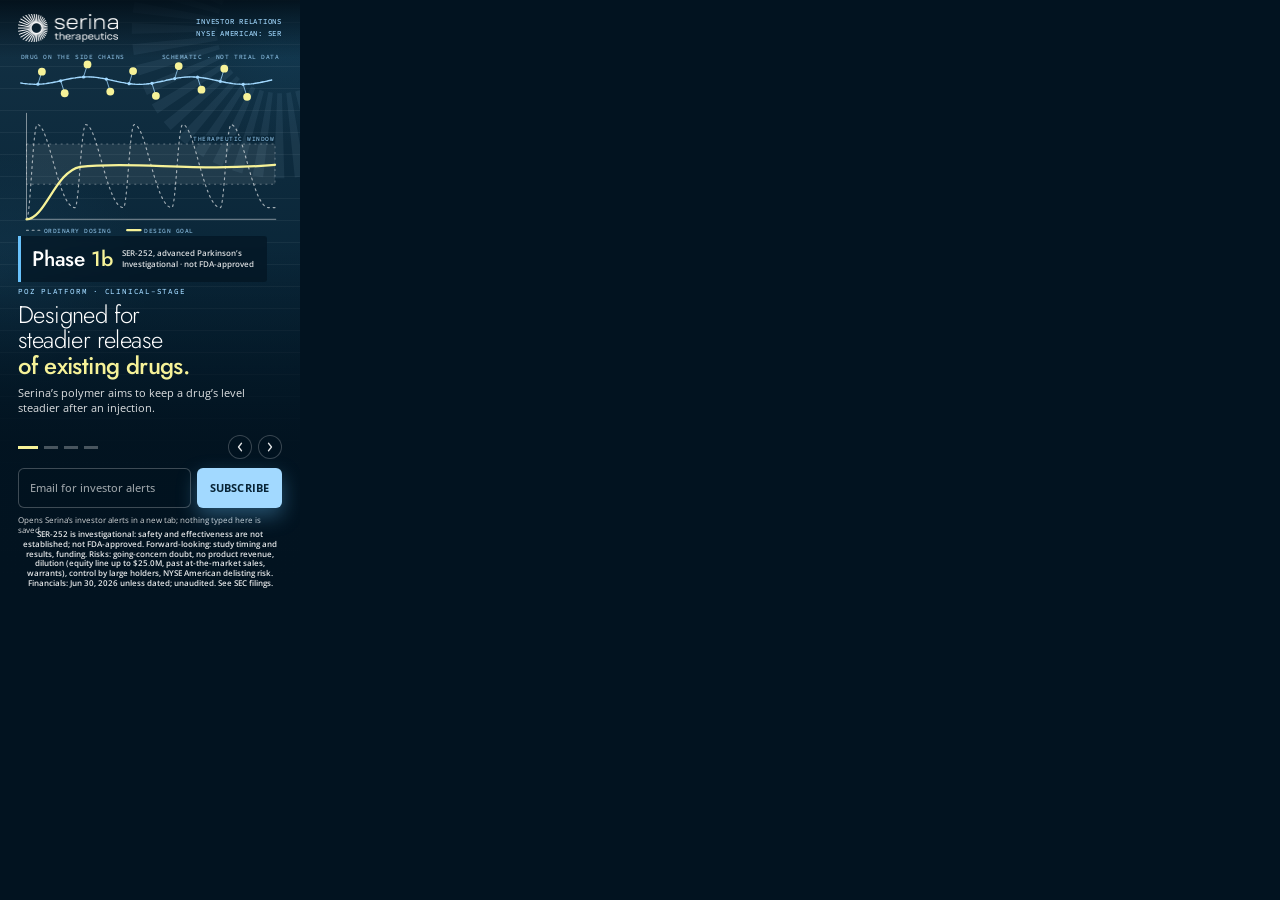
<file: concept-c-dashboard/index.html>
<!DOCTYPE html>
<html lang="en">
<head>
<meta name="robots" content="noindex,nofollow">
<meta charset="UTF-8">
<meta name="ad.size" content="width=300,height=600">
<meta http-equiv="X-UA-Compatible" content="IE=Edge">
<meta name="viewport" content="width=300,initial-scale=1">
<link rel="icon" href="data:,">
<title>Serina Therapeutics, Inc. — Investor Alerts</title>
<link rel="preconnect" href="https://fonts.googleapis.com">
<link rel="preconnect" href="https://fonts.gstatic.com" crossorigin>
<link href="https://fonts.googleapis.com/css2?family=Jost:wght@300..600&family=Open+Sans:wght@400..800&family=Sometype+Mono:wght@400..700&display=swap" rel="stylesheet">
<link rel="stylesheet" href="style.css">
</head>
<body>
<!-- GENERATED by build_concept_c.py from ../concept-a-photo/ (a-fingerprint: e8278d4f1dc0).
     Don't edit this file: edit Concept A and re-run the script. -->


<!--
  Serina Therapeutics, Inc. — IR display banner, 300x600 — Concept C (Concept A + email sign-up): Motif / Dark.
  Promotes: https://gracinting.github.io/serinatherapeutics-ir-concept/
  The IR concept page has no photography of the company's own (one partner device image), so each slide's
  background is that page's own graphic language redrawn at banner scale (.tmp/motif.py reads the page's
  own SVG geometry): the polymer chain and release window, the study's cohort dots, PEG against POZ, and the
  sources-and-uses bars drawn to the 10-Q values. Floating stat chip, persistent logo/ticker chrome, CTA and a
  forward-looking-statements line that names the risks (no persistent stat row: the issuer has going-concern
  doubt and a pre-approval lead drug). Concept C is generated from this file (scripts/build_concept_c.py), so
  re-run that after every edit here. Every slide's copy and stat comes from .tmp/facts.md.
  Written by .tmp/gen_a.py; style.css is hand-edited.
-->

<div id="banner" aria-label="Serina Therapeutics, Inc. investor relations advertisement with investor email alerts sign-up">

  <div id="slides">

    <!-- Slide 1 — Overview -->
    <section class="slide" data-index="0">
      <div class="slide-bg motif" role="img" aria-label="Schematic, not trial data: a polymer chain with ten drug beads on its side chains above a chart in which a dashed line shows the repeated peaks and troughs of ordinary dosing and a solid line rises into a shaded therapeutic window and stays inside it"><svg viewBox="0 0 300 600" aria-hidden="true"><text class="m-title" x="14" y="67">DRUG ON THE SIDE CHAINS</text><text class="m-title" x="286" y="67" text-anchor="end">SCHEMATIC · NOT TRIAL DATA</text><path class="m-bb" d="M 14 92.5 L 16.4 92.9 L 18.8 93.2 L 21.2 93.5 L 23.6 93.7 L 26 93.8 L 28.4 93.9 L 30.8 93.9 L 33.2 93.8 L 35.6 93.7 L 38 93.4 L 40.4 93.2 L 42.8 92.8 L 45.2 92.4 L 47.6 92 L 50 91.5 L 52.4 91 L 54.8 90.4 L 57.2 89.9 L 59.6 89.3 L 62 88.8 L 64.4 88.3 L 66.8 87.8 L 69.2 87.4 L 71.6 87.1 L 74 86.7 L 76.4 86.5 L 78.8 86.3 L 81.2 86.2 L 83.6 86.1 L 86 86.1 L 88.4 86.2 L 90.8 86.4 L 93.2 86.6 L 95.6 86.9 L 98 87.3 L 100.4 87.7 L 102.8 88.2 L 105.2 88.7 L 107.6 89.2 L 110 89.7 L 112.4 90.2 L 114.8 90.8 L 117.2 91.3 L 119.6 91.8 L 122 92.2 L 124.4 92.7 L 126.8 93 L 129.2 93.3 L 131.6 93.6 L 134 93.8 L 136.4 93.9 L 138.8 93.9 L 141.2 93.9 L 143.6 93.8 L 146 93.6 L 148.4 93.3 L 150.8 93 L 153.2 92.6 L 155.6 92.2 L 158 91.7 L 160.4 91.2 L 162.8 90.7 L 165.2 90.2 L 167.6 89.6 L 170 89.1 L 172.4 88.6 L 174.8 88.1 L 177.2 87.7 L 179.6 87.2 L 182 86.9 L 184.4 86.6 L 186.8 86.4 L 189.2 86.2 L 191.6 86.1 L 194 86.1 L 196.4 86.2 L 198.8 86.3 L 201.2 86.5 L 203.6 86.8 L 206 87.1 L 208.4 87.5 L 210.8 87.9 L 213.2 88.4 L 215.6 88.9 L 218 89.4 L 220.4 89.9 L 222.8 90.5 L 225.2 91 L 227.6 91.5 L 230 92 L 232.4 92.4 L 234.8 92.8 L 237.2 93.2 L 239.6 93.5 L 242 93.7 L 244.4 93.8 L 246.8 93.9 L 249.2 93.9 L 251.6 93.8 L 254 93.7 L 256.4 93.5 L 258.8 93.2 L 261.2 92.8 L 263.6 92.4 L 266 92 L 268.4 91.5 L 270.8 91 L 273.2 90.5 L 275.6 89.9 L 278 89.4"/><g class="m-units"><circle class="m-unit" cx="18.8" cy="93.2" r="0.8"/><circle class="m-unit" cx="23.6" cy="93.7" r="0.8"/><circle class="m-unit" cx="28.4" cy="93.9" r="0.8"/><circle class="m-unit" cx="33.2" cy="93.8" r="0.8"/><circle class="m-unit" cx="38" cy="93.4" r="0.8"/><circle class="m-unit" cx="42.8" cy="92.8" r="0.8"/><circle class="m-unit" cx="47.6" cy="92" r="0.8"/><circle class="m-unit" cx="52.4" cy="91" r="0.8"/><circle class="m-unit" cx="57.2" cy="89.9" r="0.8"/><circle class="m-unit" cx="62" cy="88.8" r="0.8"/><circle class="m-unit" cx="66.8" cy="87.8" r="0.8"/><circle class="m-unit" cx="71.6" cy="87.1" r="0.8"/><circle class="m-unit" cx="76.4" cy="86.5" r="0.8"/><circle class="m-unit" cx="81.2" cy="86.2" r="0.8"/><circle class="m-unit" cx="86" cy="86.1" r="0.8"/><circle class="m-unit" cx="90.8" cy="86.4" r="0.8"/><circle class="m-unit" cx="95.6" cy="86.9" r="0.8"/><circle class="m-unit" cx="100.4" cy="87.7" r="0.8"/><circle class="m-unit" cx="105.2" cy="88.7" r="0.8"/><circle class="m-unit" cx="110" cy="89.7" r="0.8"/><circle class="m-unit" cx="114.8" cy="90.8" r="0.8"/><circle class="m-unit" cx="119.6" cy="91.8" r="0.8"/><circle class="m-unit" cx="124.4" cy="92.7" r="0.8"/><circle class="m-unit" cx="129.2" cy="93.3" r="0.8"/><circle class="m-unit" cx="134" cy="93.8" r="0.8"/><circle class="m-unit" cx="138.8" cy="93.9" r="0.8"/><circle class="m-unit" cx="143.6" cy="93.8" r="0.8"/><circle class="m-unit" cx="148.4" cy="93.3" r="0.8"/><circle class="m-unit" cx="153.2" cy="92.6" r="0.8"/><circle class="m-unit" cx="158" cy="91.7" r="0.8"/><circle class="m-unit" cx="162.8" cy="90.7" r="0.8"/><circle class="m-unit" cx="167.6" cy="89.6" r="0.8"/><circle class="m-unit" cx="172.4" cy="88.6" r="0.8"/><circle class="m-unit" cx="177.2" cy="87.7" r="0.8"/><circle class="m-unit" cx="182" cy="86.9" r="0.8"/><circle class="m-unit" cx="186.8" cy="86.4" r="0.8"/><circle class="m-unit" cx="191.6" cy="86.1" r="0.8"/><circle class="m-unit" cx="196.4" cy="86.2" r="0.8"/><circle class="m-unit" cx="201.2" cy="86.5" r="0.8"/><circle class="m-unit" cx="206" cy="87.1" r="0.8"/><circle class="m-unit" cx="210.8" cy="87.9" r="0.8"/><circle class="m-unit" cx="215.6" cy="88.9" r="0.8"/><circle class="m-unit" cx="220.4" cy="89.9" r="0.8"/><circle class="m-unit" cx="225.2" cy="91" r="0.8"/><circle class="m-unit" cx="230" cy="92" r="0.8"/><circle class="m-unit" cx="234.8" cy="92.8" r="0.8"/><circle class="m-unit" cx="239.6" cy="93.5" r="0.8"/><circle class="m-unit" cx="244.4" cy="93.8" r="0.8"/><circle class="m-unit" cx="249.2" cy="93.9" r="0.8"/><circle class="m-unit" cx="254" cy="93.7" r="0.8"/><circle class="m-unit" cx="258.8" cy="93.2" r="0.8"/><circle class="m-unit" cx="263.6" cy="92.4" r="0.8"/><circle class="m-unit" cx="268.4" cy="91.5" r="0.8"/><circle class="m-unit" cx="273.2" cy="90.5" r="0.8"/><circle class="m-unit" cx="278" cy="89.4" r="0.8"/></g><line class="m-arm" x1="32" y1="93.8" x2="36.2" y2="80.6"/><circle class="m-node" cx="32" cy="93.8" r="1.7"/><line class="m-arm" x1="56" y1="90.2" x2="60.2" y2="103.3"/><circle class="m-node" cx="56" cy="90.2" r="1.7"/><line class="m-arm" x1="80" y1="86.2" x2="84.2" y2="73"/><circle class="m-node" cx="80" cy="86.2" r="1.7"/><line class="m-arm" x1="104" y1="88.4" x2="108.2" y2="101.6"/><circle class="m-node" cx="104" cy="88.4" r="1.7"/><line class="m-arm" x1="128" y1="93.2" x2="132.2" y2="80"/><circle class="m-node" cx="128" cy="93.2" r="1.7"/><line class="m-arm" x1="152" y1="92.8" x2="156.2" y2="106"/><circle class="m-node" cx="152" cy="92.8" r="1.7"/><line class="m-arm" x1="176" y1="87.9" x2="180.2" y2="74.7"/><circle class="m-node" cx="176" cy="87.9" r="1.7"/><line class="m-arm" x1="200" y1="86.4" x2="204.2" y2="99.6"/><circle class="m-node" cx="200" cy="86.4" r="1.7"/><line class="m-arm" x1="224" y1="90.8" x2="228.2" y2="77.5"/><circle class="m-node" cx="224" cy="90.8" r="1.7"/><line class="m-arm" x1="248" y1="93.9" x2="252.2" y2="107.1"/><circle class="m-node" cx="248" cy="93.9" r="1.7"/><circle class="m-bead" cx="36.2" cy="80.6" r="4.1"/><circle class="m-bead" cx="60.2" cy="103.3" r="4.1"/><circle class="m-bead" cx="84.2" cy="73" r="4.1"/><circle class="m-bead" cx="108.2" cy="101.6" r="4.1"/><circle class="m-bead" cx="132.2" cy="80" r="4.1"/><circle class="m-bead" cx="156.2" cy="106" r="4.1"/><circle class="m-bead" cx="180.2" cy="74.7" r="4.1"/><circle class="m-bead" cx="204.2" cy="99.6" r="4.1"/><circle class="m-bead" cx="228.2" cy="77.5" r="4.1"/><circle class="m-bead" cx="252.2" cy="107.1" r="4.1"/><rect class="m-win" x="20" y="156.8" width="261.6" height="42.3"/><path class="m-axis" d="M 20 124 L 20 236 L 282.8 236"/><path class="m-ghost" d="M 20 236 C 24.2 236 26.6 136.3 31.4 136.3 C 44 136.3 53.6 223.7 71 223.7 C 75.2 223.7 77.6 136.3 82.4 136.3 C 95 136.3 104.6 223.7 122 223.7 C 126.2 223.7 128.6 136.3 133.4 136.3 C 146 136.3 155.6 223.7 173 223.7 C 177.2 223.7 179.6 136.3 184.4 136.3 C 197 136.3 206.6 223.7 224 223.7 C 228.2 223.7 230.6 136.3 235.4 136.3 C 248 136.3 257.6 223.7 275 223.7 L 281.6 223.7"/><path class="m-trace" pathLength="1" d="M 20 236 C 39.2 236 50.6 185.5 76.4 180.7 C 131.6 174.5 200.6 186.2 281.6 178.6"/><text class="m-title halo" x="281" y="153.3" text-anchor="end">THERAPEUTIC WINDOW</text><path class="m-ghost" d="M20 247.5H34"/><text class="m-title" x="38" y="250">ORDINARY DOSING</text><path class="m-trace on" d="M126 247.5H140"/><text class="m-title" x="144" y="250">DESIGN GOAL</text></svg></div>
      <div class="slide-scrim-top"></div>
      <div class="slide-scrim-bottom"></div>
      <div class="slide-copy">
        <div class="mid-chip">
          <span class="chip-num">Phase <em>1b</em></span>
          <span class="chip-label">SER-252, advanced Parkinson’s<br>Investigational · not FDA-approved</span>
        </div>
        <div class="copy-bottom">
          <div class="kicker">POZ Platform · Clinical-Stage</div>
          <h1>Designed for<br>steadier release<br><em>of existing drugs.</em></h1>
          <p>Serina’s polymer aims to keep a drug’s level steadier after an injection.</p>
        </div>
      </div>
    </section>

    <!-- Slide 2 — Study -->
    <section class="slide" data-index="1">
      <div class="slide-bg motif" role="img" aria-label="Diagram of the Phase 1b study as dots, a study that mainly tests safety, tolerability and drug levels: single-ascending-dose cohorts one to five of eight patients, with Cohort 1 dosed, Cohort 2 next and Cohorts 3 to 5 planned; three planned multiple-ascending-dose cohorts of sixteen; all later cohorts planned, each after a safety review; topline data from the single-dose part that the company expects to report in the first half of 2027, timing may change; the company's announcements of an FDA clinical hold on November 3, 2025 and that FDA cleared the IND on January 28, 2026"><svg viewBox="0 0 300 600" aria-hidden="true"><text class="m-title" x="26" y="70">SINGLE ASCENDING DOSE · 5 COHORTS OF 8 (N=40)</text><text class="m-title" x="26" y="79.5">MAINLY A SAFETY, TOLERABILITY AND DRUG-LEVEL STUDY</text><text class="m-title ctr" x="43.9" y="91" text-anchor="middle">COHORT 1</text><circle class="m-c done" cx="29.5" cy="101" r="3.5"/><circle class="m-c done" cx="39.1" cy="101" r="3.5"/><circle class="m-c done" cx="48.7" cy="101" r="3.5"/><circle class="m-c done" cx="58.3" cy="101" r="3.5"/><circle class="m-c done" cx="29.5" cy="110.6" r="3.5"/><circle class="m-c done" cx="39.1" cy="110.6" r="3.5"/><circle class="m-c done" cx="48.7" cy="110.6" r="3.5"/><circle class="m-c done" cx="58.3" cy="110.6" r="3.5"/><text class="m-title on" x="43.9" y="128" text-anchor="middle">DOSED</text><text class="m-title ctr" x="97.2" y="91" text-anchor="middle">COHORT 2</text><circle class="m-c next" cx="82.8" cy="101" r="3.5"/><circle class="m-c next" cx="92.4" cy="101" r="3.5"/><circle class="m-c next" cx="102" cy="101" r="3.5"/><circle class="m-c next" cx="111.6" cy="101" r="3.5"/><circle class="m-c next" cx="82.8" cy="110.6" r="3.5"/><circle class="m-c next" cx="92.4" cy="110.6" r="3.5"/><circle class="m-c next" cx="102" cy="110.6" r="3.5"/><circle class="m-c next" cx="111.6" cy="110.6" r="3.5"/><text class="m-title nx" x="97.2" y="128" text-anchor="middle">NEXT</text><text class="m-title ctr" x="150.5" y="91" text-anchor="middle">COHORT 3</text><circle class="m-c plan" cx="136.1" cy="101" r="3.5"/><circle class="m-c plan" cx="145.7" cy="101" r="3.5"/><circle class="m-c plan" cx="155.3" cy="101" r="3.5"/><circle class="m-c plan" cx="164.9" cy="101" r="3.5"/><circle class="m-c plan" cx="136.1" cy="110.6" r="3.5"/><circle class="m-c plan" cx="145.7" cy="110.6" r="3.5"/><circle class="m-c plan" cx="155.3" cy="110.6" r="3.5"/><circle class="m-c plan" cx="164.9" cy="110.6" r="3.5"/><text class="m-title" x="150.5" y="128" text-anchor="middle">PLANNED</text><text class="m-title ctr" x="203.8" y="91" text-anchor="middle">COHORT 4</text><circle class="m-c plan" cx="189.4" cy="101" r="3.5"/><circle class="m-c plan" cx="199" cy="101" r="3.5"/><circle class="m-c plan" cx="208.6" cy="101" r="3.5"/><circle class="m-c plan" cx="218.2" cy="101" r="3.5"/><circle class="m-c plan" cx="189.4" cy="110.6" r="3.5"/><circle class="m-c plan" cx="199" cy="110.6" r="3.5"/><circle class="m-c plan" cx="208.6" cy="110.6" r="3.5"/><circle class="m-c plan" cx="218.2" cy="110.6" r="3.5"/><text class="m-title" x="203.8" y="128" text-anchor="middle">PLANNED</text><text class="m-title ctr" x="257.1" y="91" text-anchor="middle">COHORT 5</text><circle class="m-c plan" cx="242.7" cy="101" r="3.5"/><circle class="m-c plan" cx="252.3" cy="101" r="3.5"/><circle class="m-c plan" cx="261.9" cy="101" r="3.5"/><circle class="m-c plan" cx="271.5" cy="101" r="3.5"/><circle class="m-c plan" cx="242.7" cy="110.6" r="3.5"/><circle class="m-c plan" cx="252.3" cy="110.6" r="3.5"/><circle class="m-c plan" cx="261.9" cy="110.6" r="3.5"/><circle class="m-c plan" cx="271.5" cy="110.6" r="3.5"/><text class="m-title" x="257.1" y="128" text-anchor="middle">PLANNED</text><text class="m-title" x="26" y="152">MULTIPLE ASCENDING DOSE · UP TO 3 COHORTS OF 16 (N=48)</text><circle class="m-c plan" cx="28.9" cy="163" r="2.9"/><circle class="m-c plan" cx="37.3" cy="163" r="2.9"/><circle class="m-c plan" cx="45.7" cy="163" r="2.9"/><circle class="m-c plan" cx="54.1" cy="163" r="2.9"/><circle class="m-c plan" cx="28.9" cy="171.4" r="2.9"/><circle class="m-c plan" cx="37.3" cy="171.4" r="2.9"/><circle class="m-c plan" cx="45.7" cy="171.4" r="2.9"/><circle class="m-c plan" cx="54.1" cy="171.4" r="2.9"/><circle class="m-c plan" cx="28.9" cy="179.8" r="2.9"/><circle class="m-c plan" cx="37.3" cy="179.8" r="2.9"/><circle class="m-c plan" cx="45.7" cy="179.8" r="2.9"/><circle class="m-c plan" cx="54.1" cy="179.8" r="2.9"/><circle class="m-c plan" cx="28.9" cy="188.2" r="2.9"/><circle class="m-c plan" cx="37.3" cy="188.2" r="2.9"/><circle class="m-c plan" cx="45.7" cy="188.2" r="2.9"/><circle class="m-c plan" cx="54.1" cy="188.2" r="2.9"/><circle class="m-c plan" cx="81.9" cy="163" r="2.9"/><circle class="m-c plan" cx="90.3" cy="163" r="2.9"/><circle class="m-c plan" cx="98.7" cy="163" r="2.9"/><circle class="m-c plan" cx="107.1" cy="163" r="2.9"/><circle class="m-c plan" cx="81.9" cy="171.4" r="2.9"/><circle class="m-c plan" cx="90.3" cy="171.4" r="2.9"/><circle class="m-c plan" cx="98.7" cy="171.4" r="2.9"/><circle class="m-c plan" cx="107.1" cy="171.4" r="2.9"/><circle class="m-c plan" cx="81.9" cy="179.8" r="2.9"/><circle class="m-c plan" cx="90.3" cy="179.8" r="2.9"/><circle class="m-c plan" cx="98.7" cy="179.8" r="2.9"/><circle class="m-c plan" cx="107.1" cy="179.8" r="2.9"/><circle class="m-c plan" cx="81.9" cy="188.2" r="2.9"/><circle class="m-c plan" cx="90.3" cy="188.2" r="2.9"/><circle class="m-c plan" cx="98.7" cy="188.2" r="2.9"/><circle class="m-c plan" cx="107.1" cy="188.2" r="2.9"/><circle class="m-c plan" cx="134.9" cy="163" r="2.9"/><circle class="m-c plan" cx="143.3" cy="163" r="2.9"/><circle class="m-c plan" cx="151.7" cy="163" r="2.9"/><circle class="m-c plan" cx="160.1" cy="163" r="2.9"/><circle class="m-c plan" cx="134.9" cy="171.4" r="2.9"/><circle class="m-c plan" cx="143.3" cy="171.4" r="2.9"/><circle class="m-c plan" cx="151.7" cy="171.4" r="2.9"/><circle class="m-c plan" cx="160.1" cy="171.4" r="2.9"/><circle class="m-c plan" cx="134.9" cy="179.8" r="2.9"/><circle class="m-c plan" cx="143.3" cy="179.8" r="2.9"/><circle class="m-c plan" cx="151.7" cy="179.8" r="2.9"/><circle class="m-c plan" cx="160.1" cy="179.8" r="2.9"/><circle class="m-c plan" cx="134.9" cy="188.2" r="2.9"/><circle class="m-c plan" cx="143.3" cy="188.2" r="2.9"/><circle class="m-c plan" cx="151.7" cy="188.2" r="2.9"/><circle class="m-c plan" cx="160.1" cy="188.2" r="2.9"/><text class="m-title" x="184" y="169">ALL LATER COHORTS</text><text class="m-title" x="184" y="179">PLANNED, EACH AFTER</text><text class="m-title" x="184" y="189">A SAFETY REVIEW</text><path class="m-div" d="M26 204H274"/><circle class="m-c plan" cx="31" cy="215" r="3.4"/><text class="m-lab" x="40" y="215.5">Company expects to report topline data in H1 2027</text><text class="m-title" x="40" y="225">FOR THE SINGLE-DOSE PART · TIMING MAY CHANGE</text><text class="m-title" x="26" y="237">NOV 3, 2025: COMPANY ANNOUNCED FDA CLINICAL HOLD</text><text class="m-title" x="26" y="247">JAN 28, 2026: COMPANY ANNOUNCED FDA CLEARED THE IND</text></svg></div>
      <div class="slide-scrim-top"></div>
      <div class="slide-scrim-bottom"></div>
      <div class="slide-copy">
        <div class="mid-chip">
          <span class="chip-num">8</span>
          <span class="chip-label">patients, lowest dose, randomized 3:1<br>to SER-252 or placebo (blinded)</span>
        </div>
        <div class="copy-bottom">
          <div class="kicker">SER-252 · Company announced · Sep 9, 2026</div>
          <h1>Independent safety<br>committee recommended<br><em>moving to Cohort 2.</em></h1>
          <p>Based on blinded safety data from eight patients. Not proof that SER-252 is safe or works.</p>
        </div>
      </div>
    </section>

    <!-- Slide 3 — Platform -->
    <section class="slide" data-index="2">
      <div class="slide-bg motif" role="img" aria-label="Schematic, not to scale: a PEG chain carries a drug bead at each of its two ends; a POZ chain carries ten drug beads along its side chains, as counted in the company's 10-K"><svg viewBox="0 0 300 600" aria-hidden="true"><text class="m-tag" x="22" y="77">PEG</text><text class="m-title" x="286" y="77" text-anchor="end">SCHEMATIC · NOT TO SCALE</text><line class="m-chain" x1="22" y1="98.0" x2="278" y2="98.0"/><circle class="m-bead" cx="22" cy="98" r="7.6"/><circle class="m-bead" cx="278" cy="98" r="7.6"/><text class="m-lab" x="22" y="120">DRUG AT THE TWO CHAIN ENDS: N = 1 OR 2</text><text class="m-tag" x="22" y="146">POZ</text><line class="m-chain" x1="22" y1="176.0" x2="278" y2="176.0"/><line class="m-arm" x1="37.7" y1="176.0" x2="42.2" y2="153.8"/><circle class="m-bead" cx="42.2" cy="153.8" r="5.4"/><line class="m-arm" x1="62.6" y1="176.0" x2="67.2" y2="198.2"/><circle class="m-bead" cx="67.2" cy="198.2" r="5.4"/><line class="m-arm" x1="87.6" y1="176.0" x2="92.1" y2="153.8"/><circle class="m-bead" cx="92.1" cy="153.8" r="5.4"/><line class="m-arm" x1="112.5" y1="176.0" x2="117.1" y2="198.2"/><circle class="m-bead" cx="117.1" cy="198.2" r="5.4"/><line class="m-arm" x1="137.5" y1="176.0" x2="142" y2="153.8"/><circle class="m-bead" cx="142" cy="153.8" r="5.4"/><line class="m-arm" x1="162.4" y1="176.0" x2="167" y2="198.2"/><circle class="m-bead" cx="167" cy="198.2" r="5.4"/><line class="m-arm" x1="187.3" y1="176.0" x2="191.9" y2="153.8"/><circle class="m-bead" cx="191.9" cy="153.8" r="5.4"/><line class="m-arm" x1="212.3" y1="176.0" x2="216.9" y2="198.2"/><circle class="m-bead" cx="216.9" cy="198.2" r="5.4"/><line class="m-arm" x1="237.2" y1="176.0" x2="241.8" y2="153.8"/><circle class="m-bead" cx="241.8" cy="153.8" r="5.4"/><line class="m-arm" x1="262.2" y1="176.0" x2="266.7" y2="198.2"/><circle class="m-bead" cx="266.7" cy="198.2" r="5.4"/><text class="m-lab" x="22" y="221">DRUG ALONG THE SIDE CHAINS: N = 10 OR HIGHER</text><text class="m-title" x="22" y="240">10-K COUNTS FOR POZ IN GENERAL, NOT FOR SER-252</text></svg></div>
      <div class="slide-scrim-top"></div>
      <div class="slide-scrim-bottom"></div>
      <div class="slide-copy">
        <div class="mid-chip">
          <span class="chip-num">10<em>+</em></span>
          <span class="chip-label">drug copies the company says POZ<br>can carry; PEG: 1 or 2 (10-K)</span>
        </div>
        <div class="copy-bottom">
          <div class="kicker">POZ Platform · Per the 10-K</div>
          <h1>The drug rides<br>on the polymer’s<br><em>side chains.</em></h1>
          <p>Not SER-252’s measured loading. No human comparison with PEG; only in vitro and animals.</p>
        </div>
      </div>
    </section>

    <!-- Slide 4 — Financials -->
    <section class="slide" data-index="3">
      <div class="slide-bg motif" role="img" aria-label="Two bars of equal length, drawn to the reported values for the six months to June 30, 2026, unaudited: cash in, 3.1 million dollars of opening cash plus 21.1 million from a private placement and 10.2 million from at-the-market sales; cash out, 11.3 million used in operations and 23.0 million of cash left. A box says that in its August 2026 10-Q the company said this cash is not expected to last twelve months from the filing, raising substantial doubt about its ability to continue as a going concern"><svg viewBox="0 0 300 600" aria-hidden="true"><text class="m-title" x="18" y="70">SIX MONTHS TO JUN 30, 2026 · US$ MILLIONS · UNAUDITED</text><text class="m-title on" x="18" y="91">CASH IN: OPENING + PLACEMENT + AT-THE-MARKET SALES</text><rect class="s-open" x="18" y="96" width="23.5" height="17.0" rx="1.5"/><text class="m-bv lt" x="29.8" y="107.8" text-anchor="middle">3.1</text><rect class="s-pp" x="41.5" y="96" width="162.1" height="17.0" rx="1.5"/><text class="m-bv" x="122.6" y="107.8" text-anchor="middle">$21.1M PLACEMENT</text><rect class="s-atm" x="203.6" y="96" width="78.2" height="17.0" rx="1.5"/><text class="m-bv" x="242.7" y="107.8" text-anchor="middle">$10.2M</text><rect class="s-open" x="281.8" y="96" width="0.2" height="17.0" rx="1.5"/><text class="m-title on" x="18" y="131">CASH OUT: OPERATIONS + CASH LEFT</text><rect class="s-ops" x="18" y="136" width="86.5" height="17.0" rx="1.5"/><text class="m-bv lt" x="61.3" y="147.8" text-anchor="middle">$11.3M USED</text><rect class="s-ops" x="104.5" y="136" width="0.4" height="17.0" rx="1.5"/><rect class="s-cash" x="104.9" y="136" width="177.1" height="17.0" rx="1.5"/><text class="m-bv" x="193.5" y="147.8" text-anchor="middle">$23.0M CASH LEFT, JUN 30</text><text class="m-title" x="18" y="168">SEGMENTS DRAWN TO THE REPORTED VALUES · BOTH BARS $34.3M</text><rect class="m-gc" x="18" y="178" width="264" height="56" rx="2"/><text class="m-lab" x="27" y="191">IN ITS AUG 2026 10-Q THE COMPANY SAID THIS CASH</text><text class="m-lab" x="27" y="202">IS NOT EXPECTED TO LAST TWELVE MONTHS FROM THE</text><text class="m-lab" x="27" y="213">FILING, RAISING SUBSTANTIAL DOUBT ABOUT ITS</text><text class="m-lab gc" x="27" y="224">ABILITY TO CONTINUE AS A GOING CONCERN.</text></svg></div>
      <div class="slide-scrim-top"></div>
      <div class="slide-scrim-bottom"></div>
      <div class="slide-copy">
        <div class="mid-chip">
          <span class="chip-num">25.4<em>M</em></span>
          <span class="chip-label">shares outstanding, Aug 10 (about<br>10.8M at Dec 31), excluding warrants</span>
        </div>
        <div class="copy-bottom">
          <div class="kicker">Financials · 10-Q, Jun 30, 2026 · Unaudited</div>
          <h1>Cash was $23.0M<br>on Jun 30, with<br><em>going-concern doubt.</em></h1>
          <p>No product revenue. The company expects to rely largely on raising capital from equity investors.</p>
        </div>
      </div>
    </section>

  </div>

  <!-- Persistent chrome — sits above the rotating slides -->
  <header id="top-bar" class="reveal" data-delay="0">
    <img id="logo" src="assets/serina-logo-white.png" alt="Serina Therapeutics" width="100" height="28">
    <div id="eyebrow">INVESTOR&nbsp;RELATIONS<br>NYSE&nbsp;AMERICAN:&nbsp;SER</div>
  </header>

  <div id="bottom-fixed" class="reveal" data-delay="4">
    <div id="dots" role="tablist" aria-label="Slide selector">
      <button class="dot active" data-index="0" aria-label="Slide 1: Overview"></button>
      <button class="dot" data-index="1" aria-label="Slide 2: Study"></button>
      <button class="dot" data-index="2" aria-label="Slide 3: Platform"></button>
      <button class="dot" data-index="3" aria-label="Slide 4: Financials"></button>
    </div>
    <button type="button" class="nav-arrow" id="arrow-prev" aria-label="Previous slide">
      <svg viewBox="0 0 16 16"><path d="M10 3 6 8l4 5" stroke="currentColor" stroke-width="1.7" fill="none" stroke-linecap="round" stroke-linejoin="round"/></svg>
    </button>
    <button type="button" class="nav-arrow" id="arrow-next" aria-label="Next slide">
      <svg viewBox="0 0 16 16"><path d="M6 3l4 5-4 5" stroke="currentColor" stroke-width="1.7" fill="none" stroke-linecap="round" stroke-linejoin="round"/></svg>
    </button>

    <!-- In-banner mailing-list sign-up, in the slot A uses for its CTA.
         Submits to SIGNUP_ENDPOINT in script.js; the error message swaps
         in for the consent line and the success state swaps in over the
         input row, so nothing shifts. -->
    <form id="signup" novalidate>
      <label class="sr-only" for="signup-email">Email address for Serina investor alerts</label>
      <div id="signup-row">
        <input type="email" id="signup-email" name="email" placeholder="Email for investor alerts" autocomplete="email" inputmode="email" spellcheck="false" required>
        <button type="submit" id="signup-btn">Subscribe</button>
        <div id="signup-done" aria-hidden="true">
          <svg viewBox="0 0 16 16" aria-hidden="true"><path d="M5 11 11 5M6.2 5H11v4.8" stroke="currentColor" stroke-width="1.8" fill="none" stroke-linecap="round" stroke-linejoin="round"/></svg>
          <span id="signup-done-text">Finish signing up in the new tab.</span>
        </div>
      </div>
      <p id="signup-consent">Opens Serina’s investor alerts in a new tab; nothing typed here is saved.</p>
      <p id="signup-msg" role="status" aria-live="polite"></p>
      <p id="fls-line">SER-252 is investigational: safety and effectiveness are not established; not FDA-approved. <span class="nw">Forward-looking:</span> study timing and results, funding. Risks: <span class="nw">going-concern</span> doubt, no product revenue, dilution (equity line up to $25.0M, past <span class="nw">at-the-market</span> sales, warrants), control by large holders, NYSE American delisting risk. Financials: Jun 30, 2026 unless dated; unaudited. See SEC filings.</p>
    </form>
  </div>

  <!-- Standard HTML5-ad click-tag plumbing -->
  <div id="click-tag-wrapper"></div>
</div>

<script src="script.js"></script>
</body>
</html>
</file>
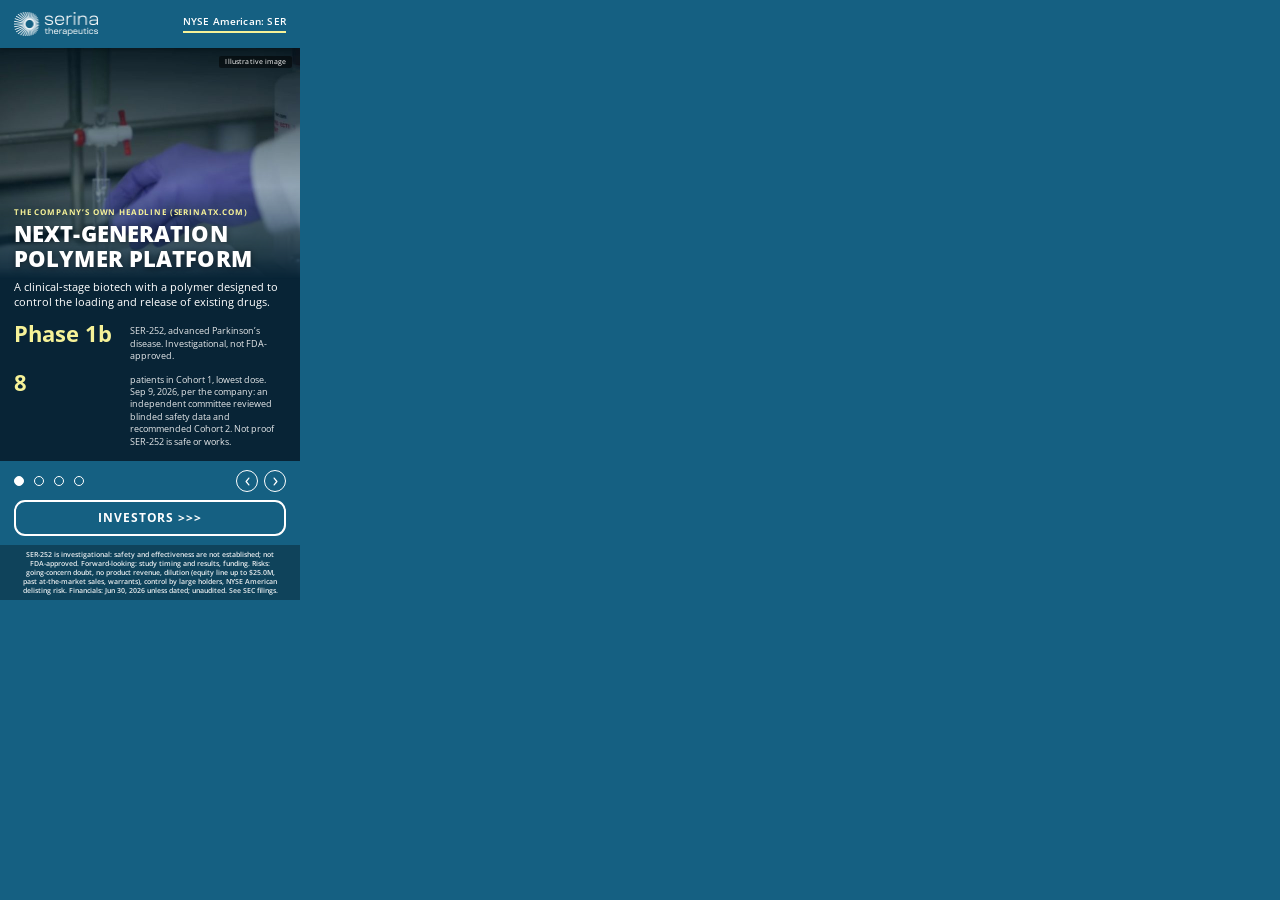
<file: concept-d-corporate/index.html>
<!DOCTYPE html>
<html lang="en">
<head>
<meta name="robots" content="noindex,nofollow">
<meta charset="UTF-8">
<meta name="ad.size" content="width=300,height=600">
<meta http-equiv="X-UA-Compatible" content="IE=Edge">
<meta name="viewport" content="width=300,initial-scale=1">
<link rel="icon" href="data:,">
<title>Serina Therapeutics, Inc. — Investor Relations</title>
<link rel="preconnect" href="https://fonts.googleapis.com">
<link rel="preconnect" href="https://fonts.gstatic.com" crossorigin>
<link href="https://fonts.googleapis.com/css2?family=Open+Sans:wght@400;500;600;700;800&amp;display=swap" rel="stylesheet">
<link rel="stylesheet" href="style.css">
</head>
<body>

<!--
  Serina Therapeutics, Inc. — IR display banner, 300x600 — Concept D: Corporate site / brand-native.
  Promotes: https://gracinting.github.io/serinatherapeutics-ir-concept/
  Styled from the company's own CORPORATE website (https://www.serinatx.com/), not the IR concept page that
  Concepts A-C are built from: its teal header and footer carrying the white logo, the lab-photo hero with a bold
  uppercase title, the brown SER-252 card, the charcoal polymer band, the deep-teal stats band with pale-yellow
  numerals, and its outlined, rounded buttons. "Homepage in miniature": each slide is one module of the corporate site:
    1 homepage hero -> 2 "Introducing SER-252" card -> 3 "POZ Platform" charcoal band -> 4 stats band.
  Photos and the polymer graphic are the site's own, saved locally (assets/); assets/logo.png is the site's own logo file.
  Every claim comes from the project fact sheet (.tmp/facts.md), never from the site's evergreen copy (which is stale:
  it still says clinical studies would begin in 2025, and uses "best-in-class", "eliminates peak / trough" and
  population statistics that are not in the company's filings).
  Written by .tmp/gen_d.py; style.css is hand-edited.
-->

<div id="banner" aria-label="Serina Therapeutics, Inc. investor relations advertisement">

  <div id="slides">

    <!-- Slide 1 — Overview -->
    <section class="slide m-hero" data-index="0">
      <!-- Module: corporate homepage hero (full-bleed lab video frame, bold uppercase white title, white copy).
           Photo is a frame of the site's own hero video (a gloved hand reaching for a glass tube).
           Facts: [10-K, Q2 release] POZ links existing drugs to a polymer designed for control of drug loading and
           release; SER-252 investigational, Phase 1b in advanced Parkinson's disease; [Sep 9 release / 8-K] Cohort 1 =
           8 patients at the lowest dose; the independent Safety Monitoring Committee recommended advancing to Cohort 2. -->
      <img class="d-photo" src="assets/slide-1.jpg" alt="Photograph from serinatx.com: a gloved hand reaching toward a glass tube in a laboratory">
      <span class="photo-cap">Illustrative image</span>
      <div class="hero-copy">
        <p class="hero-kicker">The company’s own headline (serinatx.com)</p>
        <h2>Next-Generation Polymer Platform</h2>
        <p class="hero-desc">A clinical-stage biotech with a polymer designed to control the loading and release of existing drugs.</p>
        <div class="d-stats">
          <div class="d-stat">
            <p class="d-value">Phase 1b</p>
            <p class="d-label">SER-252, advanced Parkinson’s disease. Investigational, not FDA-approved.</p>
          </div>
          <div class="d-stat">
            <p class="d-value">8</p>
            <p class="d-label">patients in Cohort 1, lowest dose. Sep&nbsp;9, 2026, per the company: an independent committee reviewed blinded safety data and recommended Cohort 2. Not proof SER-252 is safe or works.</p>
          </div>
        </div>
      </div>
    </section>

    <!-- Slide 2 — SER-252 -->
    <section class="slide m-card" data-index="1">
      <!-- Module: corporate homepage "Introducing SER-252 (POZ-Apomorphine)": a rounded card on the site's brown band,
           the site's own 3D molecule render beside a bold white title, the site's pipetting photo under its brown overlay,
           pale-yellow arrow bullets.
           Facts: [Sep 9 release] Cohort 1: 8 patients, lowest dose, randomized 3:1; SMC recommended advancing; data are
           preliminary, blinded, exploratory and "may not be evidence of treatment effect"; topline from the single-ascending-dose
           portion expected H1 2027. [Nov 3 2025 8-K, Jan 28 2026 8-K] clinical hold, then IND cleared (company announcement). -->
      <div class="card">
        <div class="card-head">
          <img src="assets/molecule.png" alt="" width="74" height="83">
          <h2>Introducing <span class="nw">SER-252</span> <span class="nw">(POZ-Apomorphine)</span></h2>
        </div>
        <p class="card-desc">Apomorphine attached to POZ, in a Phase 1b study (mainly safety, tolerability and drug levels) in advanced Parkinson’s disease. Investigational and not FDA-approved.</p>
        <ul class="d-arrows">
          <li>Cohort 1: eight patients, lowest dose, randomized 3:1 to SER-252 or placebo.</li>
          <li>Sep&nbsp;9, 2026, per the company: an independent committee reviewed blinded safety data and recommended Cohort 2. Not proof SER-252 is safe or works.</li>
          <li>Blinded, exploratory, preliminary: may not be evidence of treatment effect.</li>
          <li>Company expects topline data from the single-dose part in H1&nbsp;2027; timing may change.</li>
          <li>Company announced an FDA clinical hold (Nov&nbsp;3, 2025), then that FDA cleared the IND (Jan&nbsp;28, 2026).</li>
        </ul>
        <span class="photo-cap">Illustrative image</span>
      </div>
    </section>

    <!-- Slide 3 — Platform -->
    <section class="slide m-plat" data-index="2">
      <!-- Module: corporate homepage "POZ Platform Delivers" charcoal band: bold white title, the site's own polymer and
           drug-bead graphic (cropped clear of its marketing text), pale-yellow numerals beside bold white headings.
           Facts: [10-K] PEG: n = 1 or 2 drug copies at the chain ends; POZ: n = 10 or higher along the side chains;
           repeat dosing of POZ in rabbits did not generate anti-POZ antibodies; "We have not performed comparisons of
           PEG-conjugated molecules versus POZ-conjugated molecules in humans" (in vitro and animal comparisons only). -->
      <h2>The POZ Platform™</h2>
      <p class="plat-sub">As the company describes it in its 10-K</p>
      <figure class="plat-fig">
        <img src="assets/slide-3.jpg" alt="Company illustration: a polymer chain carrying drug beads on side chains" width="170" height="171">
        <figcaption>Company illustration, not to scale</figcaption>
      </figure>
      <div class="num-item">
        <span class="num">1</span>
        <div>
          <h3>More drug per chain, the company says</h3>
          <p>The 10-K counts 10 or more drug copies along a POZ chain’s side chains, against 1 or 2 at the ends of a PEG chain. Not SER-252’s measured loading.</p>
        </div>
      </div>
      <div class="num-item">
        <span class="num">2</span>
        <div>
          <h3>Antibodies to POZ: none seen in rabbits</h3>
          <p>In repeat-dosing studies (10-K). PEG and POZ have not been compared in humans; the company’s comparisons are in vitro and in animals.</p>
        </div>
      </div>
    </section>

    <!-- Slide 4 — Financials -->
    <section class="slide m-stats" data-index="3">
      <!-- Module: corporate homepage "Redefining Treatment Paradigms" band: deep-teal band under a tinted lab photo, bold
           white title, pale-yellow subheading, big pale-yellow numerals over white captions.
           Facts: [10-Q Jun 30 2026] cash $23,024K (Dec 31, 2025: $3,056K); net loss six months $13,254K; shares outstanding
           25,400,473 at Aug 10 (10,767K at Dec 31); net cash from financing $31,259K (stock and warrants); no product
           revenue (grant revenue $0 in H1 2026); Note 1: cash not expected to cover twelve months, substantial doubt. -->
      <div class="stats-head">
        <h2>Financials, Unaudited</h2>
        <p class="stats-sub">Six months to Jun 30, 2026 · 10-Q</p>
      </div>
      <div class="d-stats">
        <div class="d-stat">
          <p class="d-value">$23.0M</p>
          <p class="d-label">Cash, up from $3.1M at Dec 31, 2025</p>
        </div>
        <div class="d-stat">
          <p class="d-value">$31.3M</p>
          <p class="d-label">Net cash raised selling stock and warrants</p>
        </div>
        <div class="d-stat">
          <p class="d-value">$13.3M</p>
          <p class="d-label">Net loss, six months. No product revenue</p>
        </div>
        <div class="d-stat">
          <p class="d-value">25.4M</p>
          <p class="d-label">Shares outstanding, Aug 10 (about 10.8M at Dec 31). Includes preferred conversion; excludes warrants</p>
        </div>
      </div>
      <p class="gc-note">In its Aug 2026 10-Q the company said its cash is not expected to last twelve months from the filing, which raises substantial doubt about its ability to continue as a going concern.</p>
      <p class="eq-note">Aug&nbsp;21, 2026: the company may sell up to $25.0M of new shares to Roth Principal Investments, at its option, at a discount to market price and subject to limits. Sales would dilute existing holders.</p>
    </section>

  </div>

  <!-- Persistent chrome — the corporate site's teal header with the white logo, never rotates -->
  <header id="top-bar" class="reveal" data-delay="0">
    <img id="logo" src="assets/logo.png" alt="Serina Therapeutics" width="84" height="24">
    <span id="ticker">NYSE&nbsp;American:&nbsp;SER</span>
  </header>

  <!-- Slider controls: round outlined buttons, as on the site's carousels -->
  <button type="button" class="nav-arrow" id="arrow-prev" aria-label="Previous slide">
    <svg viewBox="0 0 16 16" aria-hidden="true"><path d="M10 3 6 8l4 5" stroke="currentColor" stroke-width="1.8" fill="none" stroke-linecap="round" stroke-linejoin="round"/></svg>
  </button>
  <button type="button" class="nav-arrow" id="arrow-next" aria-label="Next slide">
    <svg viewBox="0 0 16 16" aria-hidden="true"><path d="M6 3l4 5-4 5" stroke="currentColor" stroke-width="1.8" fill="none" stroke-linecap="round" stroke-linejoin="round"/></svg>
  </button>

  <div id="bottom-fixed" class="reveal" data-delay="4">
    <div id="dots" role="tablist" aria-label="Slide selector">
      <button class="dot active" data-index="0" aria-label="Slide 1: Overview"></button>
      <button class="dot" data-index="1" aria-label="Slide 2: SER-252"></button>
      <button class="dot" data-index="2" aria-label="Slide 3: Platform"></button>
      <button class="dot" data-index="3" aria-label="Slide 4: Financials"></button>
    </div>

    <!-- The site's outlined button, with its own ">>>" label style -->
    <a href="#" id="cta">
      <span>Investors &gt;&gt;&gt;</span>
    </a>

    <!-- A darker teal strip carrying the required forward-looking-statements line -->
    <p id="fls"><span>SER-252 is investigational: safety and effectiveness are not established; not FDA-approved. <span class="nw">Forward-looking:</span> study timing and results, funding. Risks: <span class="nw">going-concern</span> doubt, no product revenue, dilution (equity line up to $25.0M, past <span class="nw">at-the-market</span> sales, warrants), control by large holders, NYSE American delisting risk. Financials: Jun 30, 2026 unless dated; unaudited. See SEC filings.</span></p>
  </div>

  <!-- Standard HTML5-ad click-tag plumbing -->
  <div id="click-tag-wrapper"></div>
</div>

<script src="script.js"></script>
</body>
</html>
</file>
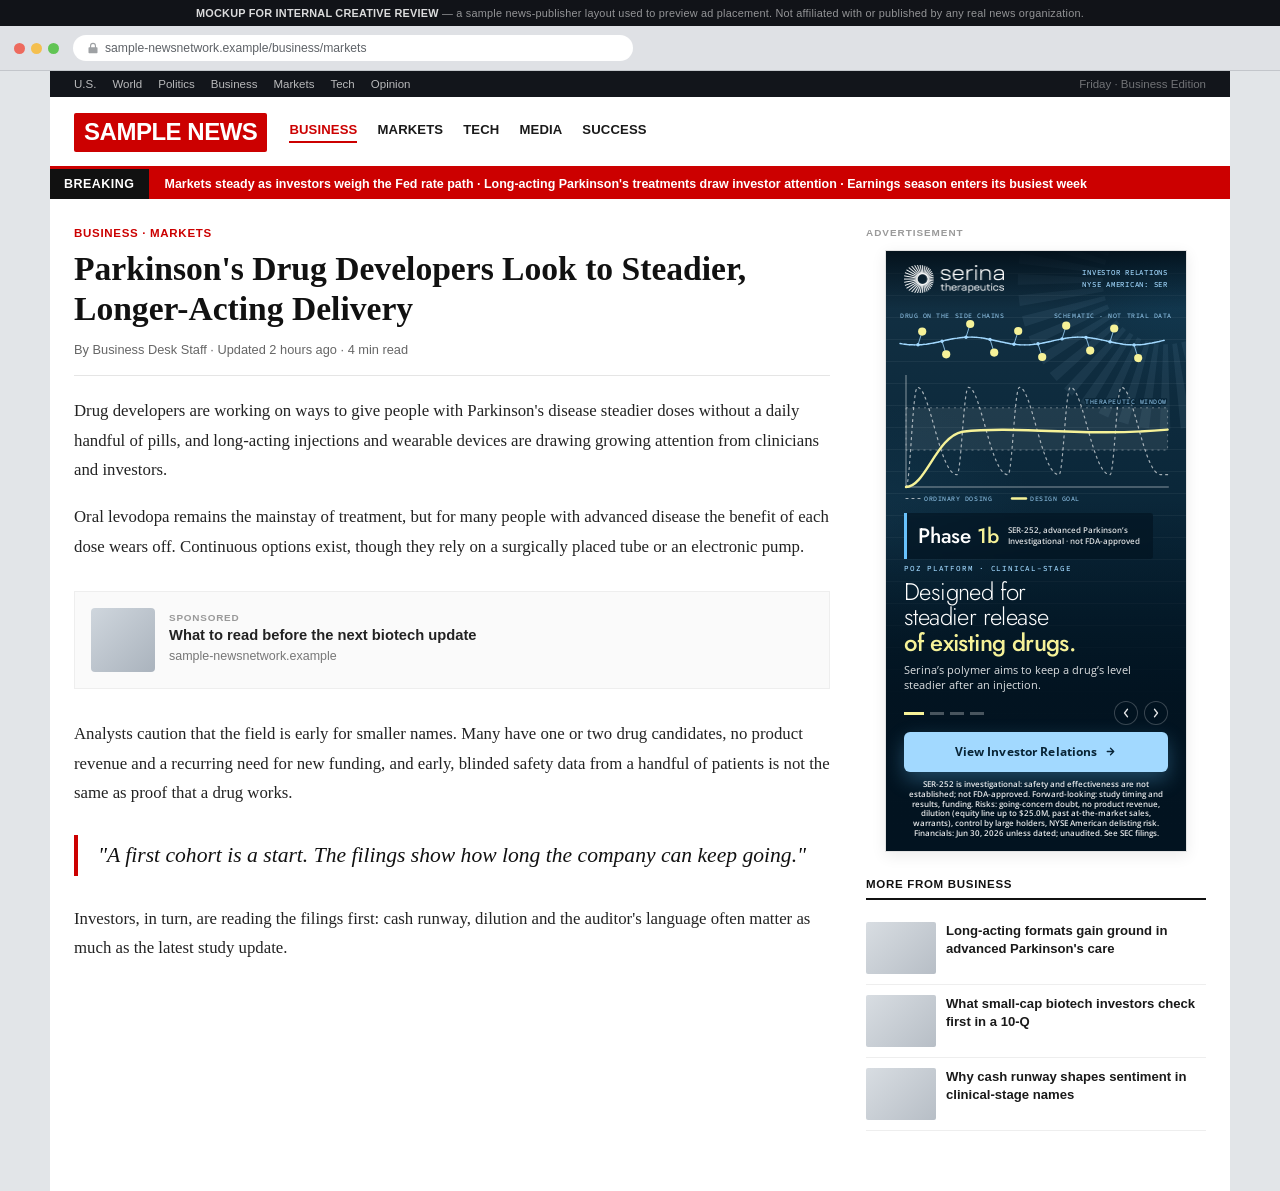
<file: context-preview/news.html>
<!DOCTYPE html>
<html lang="en">
<head>
<meta name="robots" content="noindex,nofollow">
<meta charset="UTF-8">
<meta name="viewport" content="width=device-width,initial-scale=1">
<title>In-Context Preview — Sample News Publisher Page</title>
<link rel="icon" href="data:,">
<style>
  * { margin:0; padding:0; box-sizing:border-box; }
  html, body { background:#e2e5e8; font-family:Helvetica, Arial, sans-serif; }

  /* ---- disclaimer strip ---- */
  #disclaimer {
    background:#111318;
    color:rgba(255,255,255,0.55);
    font-size:0.68rem;
    letter-spacing:0.02em;
    text-align:center;
    padding:7px 12px;
  }
  #disclaimer strong { color:rgba(255,255,255,0.85); }

  /* ---- fake browser chrome ---- */
  #browser-chrome {
    background:#dfe1e5;
    border-bottom:1px solid #c3c6cb;
    padding:9px 14px;
    display:flex;
    align-items:center;
    gap:14px;
  }
  #traffic-lights { display:flex; gap:6px; flex:0 0 auto; }
  #traffic-lights span { width:11px; height:11px; border-radius:50%; display:inline-block; }
  #traffic-lights span:nth-child(1){ background:#ed6a5e; }
  #traffic-lights span:nth-child(2){ background:#f4bf4f; }
  #traffic-lights span:nth-child(3){ background:#61c454; }
  #url-bar {
    flex:1 1 auto;
    background:#fff;
    border-radius:14px;
    padding:6px 14px;
    font-size:0.76rem;
    color:#5f6368;
    display:flex;
    align-items:center;
    gap:6px;
    max-width:560px;
  }
  #url-bar svg { flex:0 0 auto; opacity:0.6; }

  /* ---- site wrapper ---- */
  #site { background:#fff; max-width:1180px; margin:0 auto; }

  /* utility nav */
  #utility-nav {
    background:#12151b;
    color:rgba(255,255,255,0.7);
    font-size:0.72rem;
    display:flex;
    align-items:center;
    justify-content:space-between;
    padding:7px 24px;
  }
  #utility-nav .links { display:flex; gap:16px; }
  #utility-nav .links span:hover { color:#fff; }
  #utility-nav .meta { color:rgba(255,255,255,0.4); }

  /* masthead */
  #masthead {
    display:flex;
    align-items:center;
    gap:22px;
    padding:16px 24px 14px;
    border-bottom:3px solid #cc0000;
  }
  #logo {
    background:#cc0000;
    color:#fff;
    font-weight:900;
    font-size:1.5rem;
    letter-spacing:-0.02em;
    padding:5px 10px 6px;
    border-radius:2px;
    font-family:Arial, Helvetica, sans-serif;
  }
  #masthead nav { display:flex; gap:20px; flex:1; }
  #masthead nav span {
    font-size:0.82rem;
    font-weight:700;
    color:#1a1a1a;
    text-transform:uppercase;
    letter-spacing:0.01em;
    cursor:default;
  }
  #masthead nav span.active { color:#cc0000; border-bottom:2px solid #cc0000; padding-bottom:4px; }

  /* breaking ticker */
  #ticker {
    background:#cc0000;
    color:#fff;
    display:flex;
    align-items:center;
    font-size:0.78rem;
    font-weight:600;
    overflow:hidden;
    white-space:nowrap;
  }
  #ticker .badge {
    background:#111;
    padding:8px 14px;
    font-weight:900;
    letter-spacing:0.04em;
    flex:0 0 auto;
  }
  #ticker .feed { padding:8px 16px; }

  /* content grid */
  #content {
    display:grid;
    grid-template-columns:1fr 340px;
    gap:36px;
    padding:28px 24px 60px;
  }

  article .eyebrow {
    color:#cc0000;
    font-size:0.72rem;
    font-weight:800;
    letter-spacing:0.06em;
    text-transform:uppercase;
    margin-bottom:10px;
  }
  article h1 {
    font-family:Georgia, 'Times New Roman', serif;
    font-size:2.1rem;
    line-height:1.18;
    color:#111;
    margin-bottom:14px;
  }
  article .byline {
    font-size:0.8rem;
    color:#666;
    margin-bottom:20px;
    padding-bottom:18px;
    border-bottom:1px solid #e5e5e5;
  }
  article p {
    font-family:Georgia, 'Times New Roman', serif;
    font-size:1.05rem;
    line-height:1.75;
    color:#232323;
    margin-bottom:18px;
  }
  article .pull-quote {
    font-family:Georgia, 'Times New Roman', serif;
    font-style:italic;
    font-size:1.35rem;
    line-height:1.5;
    color:#111;
    border-left:4px solid #cc0000;
    padding:4px 0 4px 20px;
    margin:28px 0;
  }
  .native-slot {
    margin:30px 0;
    border:1px solid #eee;
    background:#fafafa;
    padding:16px;
    display:flex;
    gap:14px;
    align-items:center;
  }
  .native-slot .swatch { width:64px; height:64px; border-radius:4px; background:linear-gradient(135deg,#cfd6dd,#aab3bd); flex:0 0 auto; }
  .native-slot .txt .tag { font-size:0.62rem; font-weight:800; letter-spacing:0.08em; color:#999; text-transform:uppercase; margin-bottom:4px; }
  .native-slot .txt h4 { font-size:0.92rem; color:#222; margin-bottom:3px; }
  .native-slot .txt p { font-size:0.78rem; color:#777; margin:0; font-family:Helvetica, Arial, sans-serif; }

  /* right rail */
  aside { display:flex; flex-direction:column; align-items:center; gap:10px; }
  aside .sponsor-label {
    align-self:flex-start;
    font-size:0.62rem;
    font-weight:800;
    letter-spacing:0.1em;
    text-transform:uppercase;
    color:#9a9a9a;
    margin-bottom:2px;
  }
  #ad-slot {
    width:302px;    /* 300 + the 1px border each side (border-box), so the 300x600 banner isn't clipped */
    height:602px;
    border:1px solid #e2e2e2;
    box-shadow:0 4px 14px rgba(0,0,0,0.08);
    overflow:hidden;
    background:#000;
  }
  #ad-slot iframe { width:300px; height:600px; border:0; display:block; }

  .rail-more {
    align-self:stretch;
    margin-top:16px;
  }
  .rail-more .heading {
    font-size:0.72rem;
    font-weight:800;
    letter-spacing:0.06em;
    text-transform:uppercase;
    color:#111;
    border-bottom:2px solid #111;
    padding-bottom:8px;
    margin-bottom:12px;
  }
  .rail-item {
    display:flex;
    gap:10px;
    padding:10px 0;
    border-bottom:1px solid #eee;
  }
  .rail-item .thumb { width:70px; height:52px; border-radius:2px; background:linear-gradient(135deg,#d8dde2,#b7bec6); flex:0 0 auto; }
  .rail-item p { font-family:Helvetica, Arial, sans-serif; font-size:0.82rem; line-height:1.35; color:#1a1a1a; font-weight:600; }

  @media (max-width:900px) {
    #content { grid-template-columns:1fr; }
    aside { align-items:stretch; }
    #ad-slot { margin:0 auto; }
  }
</style>
</head>
<body>

<div id="disclaimer">
  <strong>MOCKUP FOR INTERNAL CREATIVE REVIEW</strong> — a sample news-publisher layout used to preview ad placement. Not affiliated with or published by any real news organization.
</div>

<div id="browser-chrome">
  <div id="traffic-lights"><span></span><span></span><span></span></div>
  <div id="url-bar">
    <svg width="12" height="12" viewBox="0 0 16 16"><path d="M8 1a4 4 0 00-4 4v2H3a1 1 0 00-1 1v6a1 1 0 001 1h10a1 1 0 001-1V8a1 1 0 00-1-1h-1V5a4 4 0 00-4-4zm-2.5 6V5a2.5 2.5 0 015 0v2h-5z" fill="currentColor"/></svg>
    sample-newsnetwork.example/business/markets
  </div>
</div>

<div id="site">
  <div id="utility-nav">
    <div class="links">
      <span>U.S.</span><span>World</span><span>Politics</span><span>Business</span><span>Markets</span><span>Tech</span><span>Opinion</span>
    </div>
    <div class="meta">Friday · Business Edition</div>
  </div>

  <div id="masthead">
    <div id="logo">SAMPLE&nbsp;NEWS</div>
    <nav>
      <span class="active">Business</span>
      <span>Markets</span>
      <span>Tech</span>
      <span>Media</span>
      <span>Success</span>
    </nav>
  </div>

  <div id="ticker">
    <span class="badge">BREAKING</span>
    <span class="feed">Markets steady as investors weigh the Fed rate path · Long-acting Parkinson&#x27;s treatments draw investor attention · Earnings season enters its busiest week</span>
  </div>

  <div id="content">
    <article>
      <div class="eyebrow">Business · Markets</div>
      <h1>Parkinson&#x27;s Drug Developers Look to Steadier, Longer-Acting Delivery</h1>
      <div class="byline">By Business Desk Staff · Updated 2 hours ago · 4 min read</div>

      <p>Drug developers are working on ways to give people with Parkinson&#x27;s disease steadier doses without a daily handful of pills, and long-acting injections and wearable devices are drawing growing attention from clinicians and investors.</p>

      <p>Oral levodopa remains the mainstay of treatment, but for many people with advanced disease the benefit of each dose wears off. Continuous options exist, though they rely on a surgically placed tube or an electronic pump.</p>

      <div class="native-slot">
        <div class="swatch"></div>
        <div class="txt">
          <div class="tag">Sponsored</div>
          <h4>What to read before the next biotech update</h4>
          <p>sample-newsnetwork.example</p>
        </div>
      </div>

      <p>Analysts caution that the field is early for smaller names. Many have one or two drug candidates, no product revenue and a recurring need for new funding, and early, blinded safety data from a handful of patients is not the same as proof that a drug works.</p>

      <div class="pull-quote">"A first cohort is a start. The filings show how long the company can keep going."</div>

      <p>Investors, in turn, are reading the filings first: cash runway, dilution and the auditor&#x27;s language often matter as much as the latest study update.</p>
    </article>

    <aside>
      <div class="sponsor-label">Advertisement</div>
      <div id="ad-slot">
        <iframe id="ad-frame" title="Sample ad placement" scrolling="no"></iframe>
      </div>

      <div class="rail-more">
        <div class="heading">More From Business</div>
        <div class="rail-item"><div class="thumb"></div><p>Long-acting formats gain ground in advanced Parkinson&#x27;s care</p></div>
        <div class="rail-item"><div class="thumb"></div><p>What small-cap biotech investors check first in a 10-Q</p></div>
        <div class="rail-item"><div class="thumb"></div><p>Why cash runway shapes sentiment in clinical-stage names</p></div>
      </div>
    </aside>
  </div>
</div>

<script>
  var CONCEPTS = {
    a: '../concept-a-photo/index.html',
    b: '../concept-b-editorial/index.html',
    c: '../concept-c-dashboard/index.html',
    d: '../concept-d-corporate/index.html'
  }
  var params = new URLSearchParams(window.location.search)
  var concept = params.get('concept')
  if (!CONCEPTS[concept]) concept = 'a'
  document.getElementById('ad-frame').src = CONCEPTS[concept]
</script>

</body>
</html>
</file>
<file: concept-a-photo/style.css>
/* ── Brand tokens — the ONLY place colors are defined. Taken from the IR concept page's :root
   (oklch converted to hex): --deep #082436, --deep-2 #021320, --accent #68c2fc (the bright accent it uses on dark),
   --accent-lt #a2d9ff (its primary button on dark), --marker #f6f298 (its one highlight hue, "used on dark bands only").
   The rest derive from them (color-mix: Chrome 111+ / Safari 16.2+). ── */
:root {
  --dark:      #021320;
  --dark-2:    color-mix(in srgb, var(--dark) 70%, black);
  --navy:      #082436;
  --accent:    #68c2fc;
  --accent-d:  color-mix(in srgb, var(--accent) 82%, black);
  --accent-lt: #a2d9ff;
  --gold:      #f6f298;
  --gold-d:    #c8c35c;
  --white:     #ffffff;
  --cta-ink:   var(--navy);   /* the IR page's .btn-primary-light: deep navy on the pale-blue fill */
  --font-head: 'Jost', system-ui, sans-serif;            /* the IR page's display face (300 / 500) */
  --font:      'Open Sans', system-ui, sans-serif;       /* its body face */
  --mono:      'Sometype Mono', ui-monospace, SFMono-Regular, Menlo, Consolas, 'Liberation Mono', monospace;
  --ease:      cubic-bezier(0.16,1,0.3,1);
}

* { margin:0; padding:0; box-sizing:border-box; }
html, body { width:300px; height:600px; overflow:hidden; background:var(--dark); }
body { font-family:var(--font); -webkit-font-smoothing:antialiased; }
a { text-decoration:none; color:inherit; }
button { border:0; background:none; font:inherit; color:inherit; cursor:pointer; -webkit-tap-highlight-color:transparent; }
.nw { white-space:nowrap; }   /* keeps hyphenated compounds on one line */

/* ── Canvas ─────────────────────────────────────────────────────────
   Fixed 300x600 stage. A crossfading slide stack sits at the bottom of
   the z-order; persistent chrome (logo, dots, CTA, disclosure) is pinned
   on top of it and never rotates. */
#banner {
  position:relative;
  width:300px;
  height:600px;
  overflow:hidden;
  cursor:pointer;
  background:var(--dark);
}

/* ── Slide stack ────────────────────────────────────────────────── */
#slides { position:absolute; inset:0; z-index:1; }

.slide {
  position:absolute;
  inset:0;
  opacity:0;
  z-index:1;
  pointer-events:none;
  transition:opacity 0.9s ease;
}
.slide.active { opacity:1; z-index:2; pointer-events:auto; }

.slide-bg {
  position:absolute;
  top:0; left:0;
  width:100%; height:100%;
  z-index:1;
  user-select:none;
  -webkit-user-drag:none;
}

.slide-scrim-top, .slide-scrim-bottom {
  position:absolute;
  left:0; right:0;
  z-index:2;
  pointer-events:none;
}
.slide-scrim-top {
  top:0; height:58px;   /* the art starts under the header, so the scrim only has to seat the logo */
  background:linear-gradient(180deg, color-mix(in srgb, var(--dark-2) 88%, transparent) 0%, color-mix(in srgb, var(--dark-2) 0%, transparent) 100%);
}
.slide-scrim-bottom {
  bottom:0; height:352px;
  background:linear-gradient(0deg, var(--dark) 0%, color-mix(in srgb, var(--dark) 94%, transparent) 46%, color-mix(in srgb, var(--dark) 0%, transparent) 100%);
}

.slide-copy {
  position:absolute;
  inset:0;
  z-index:3;
  transform:translateY(12px);
  transition:transform 0.9s var(--ease);
}
.slide.active .slide-copy { transform:translateY(0); }

/* Floating mid-image stat chip (per slide) */
.mid-chip {
  position:absolute;
  top:262px; left:18px;
  display:flex;
  align-items:center;
  gap:10px;
  padding:8px 13px 8px 11px;
  background:color-mix(in srgb, var(--dark) 62%, transparent);
  border-left:3px solid var(--accent);
  border-radius:0 3px 3px 0;
  backdrop-filter:blur(3px);
  -webkit-backdrop-filter:blur(3px);
}
.chip-num {
  font-family:var(--font-head);
  font-weight:500;
  font-size:21px;
  letter-spacing:-0.01em;
  color:var(--white);
  white-space:nowrap;
}
.chip-num em { font-style:normal; font-weight:500; color:var(--gold); }
.chip-label {
  font-family:var(--font);
  font-size:8.4px;
  line-height:1.3;
  font-weight:600;
  color:rgba(255,255,255,0.86);
}

/* Rotating headline block, pinned above the fixed bottom block */
.copy-bottom {
  position:absolute;
  left:0; right:0;
  bottom:158px;   /* the five-line disclosure makes the bottom block taller than the template's; the persistent stat row is gone */
  padding:0 18px;
}
.kicker {
  font-family:var(--mono);
  font-weight:500;
  font-size:7.8px;
  letter-spacing:0.1em;
  text-transform:uppercase;
  color:var(--accent-lt);
  margin-bottom:6px;
}
.copy-bottom h1 {
  font-family:var(--font-head);
  font-weight:300;
  font-size:24px;
  line-height:1.06;
  letter-spacing:-0.025em;
  color:var(--white);
}
.copy-bottom h1 em { font-style:normal; font-weight:500; color:var(--gold); }
.copy-bottom p {
  margin-top:8px;
  font-size:10.6px;
  line-height:1.42;
  color:rgba(255,255,255,0.86);
  max-width:264px;
}

/* ── Persistent chrome (never rotates) ─────────────────────────── */
#top-bar {
  position:absolute;
  top:0; left:0; right:0;
  z-index:5;
  display:flex;
  align-items:center;
  justify-content:space-between;
  padding:14px 18px 0;
}
/* the company's own lockup (white, from serinatx.com), shipped at 2x */
#logo { display:block; width:100px; height:28px; flex:none; }
#eyebrow {
  font-family:var(--mono);
  font-weight:500;
  font-size:7.6px;
  line-height:1.55;
  letter-spacing:0.1em;
  text-align:right;
  color:var(--accent-lt);
}

#bottom-fixed {
  position:absolute;
  left:0; right:0; bottom:0;
  z-index:5;
  padding:0 18px 12px;
}

#dots {
  display:flex;
  gap:6px;
  margin-bottom:9px;
}
.dot {
  width:14px; height:3px;
  border-radius:2px;
  background:rgba(255,255,255,0.28);
  transition:background .3s ease, width .3s ease;
  padding:6px 0;
  background-clip:content-box;
  box-sizing:content-box;
}
.dot.active { background-color:var(--gold); width:20px; }  /* background-color, not the shorthand: the shorthand resets background-clip and paints the whole 15px hit area as a square */

/* the arrows sit on the dots row, so the art above is clear of them */
.nav-arrow {
  position:absolute;
  top:-5px;
  width:24px; height:24px;
  display:flex;
  align-items:center;
  justify-content:center;
  background:color-mix(in srgb, var(--dark) 45%, transparent);
  border:1px solid rgba(255,255,255,0.22);
  border-radius:50%;
  color:rgba(255,255,255,0.9);
  transition:background .2s ease, transform .15s ease;
}
.nav-arrow svg { width:12px; height:12px; }
.nav-arrow:active { transform:scale(0.9); background:color-mix(in srgb, var(--accent) 55%, transparent); }
#arrow-prev { right:48px; }
#arrow-next { right:18px; }

#cta {
  margin-top:11px;
  display:flex;
  align-items:center;
  justify-content:center;
  gap:7px;
  width:100%;
  height:40px;
  background:var(--accent-lt);
  border-radius:6px;
  color:var(--cta-ink);
  font-family:var(--font);
  font-weight:700;
  font-size:12px;
  letter-spacing:0.01em;
  box-shadow:0 8px 20px color-mix(in srgb, var(--accent) 30%, transparent);
  animation:cta-pulse 1.8s ease-in-out 2.6s 6;
}
#cta-arrow { width:13px; height:13px; }

/* Required disclosure under the CTA: it names what is forward-looking and what is at risk, so it runs to five lines.
   Set in the body face at 7.6px and near-full strength (a 6.6px mono line would not be readable). */
#disclosure {
  margin-top:8px;
  font-family:var(--font);
  font-weight:600;
  font-size:7.6px;
  letter-spacing:0;
  line-height:1.3;
  text-align:center;
  text-wrap:balance;
  color:rgba(255,255,255,0.9);
}
@keyframes cta-pulse {
  0%, 100% { box-shadow:0 8px 20px color-mix(in srgb, var(--accent) 30%, transparent); }
  50%      { box-shadow:0 8px 26px color-mix(in srgb, var(--accent) 60%, transparent), 0 0 0 5px color-mix(in srgb, var(--accent) 14%, transparent); }
}

/* ── Entrance sequence (initial load only) ─────────────────────── */
.reveal {
  opacity:0;
  transform:translateY(14px);
  transition:opacity .7s var(--ease), transform .7s var(--ease);
}
#banner.is-live .reveal { opacity:1; transform:none; }
#top-bar[data-delay="0"] { transition-delay:.05s; }
#bottom-fixed[data-delay="4"] { transition-delay:.55s; }

#click-tag-wrapper { position:absolute; width:0; height:0; overflow:hidden; }

@media (prefers-reduced-motion: reduce) {
  #cta { animation:none; }
  .m-trace { transition:none; stroke-dashoffset:0; }
  .reveal { transition-duration:.01s; transition-delay:0s !important; }
  .slide, .slide-copy { transition-duration:.2s; }
}

/* ── Motif / Dark ───────────────────────────────────────────────────
   The IR concept page has no photography of the company's own, so each slide's background is that page's own
   graphic language redrawn at banner scale (.tmp/motif.py, geometry read from the page's SVG): the polymer chain
   and release window, the study's cohort dots, PEG against POZ, and the sources-and-uses bars. The ground is the
   page's hero stock: negative ruling, two brand-hue fields, a deep gradient, and the logomark's starburst. */
.slide-bg.motif {
  animation:none;
  background-color:var(--navy);
  background-image:
    linear-gradient(to bottom, rgba(255,255,255,.05) 0, rgba(255,255,255,.05) 1px, transparent 1px),
    radial-gradient(66% 34% at 100% 0%, oklch(0.42 0.085 239.3 / .36), transparent 70%),
    radial-gradient(72% 30% at 0% 46%, oklch(0.34 0.06 239.3 / .5), transparent 70%),
    linear-gradient(to bottom, oklch(0.30 0.05 239.3) 0, var(--navy) 330px, var(--dark) 100%);
  background-size:100% 22px, auto, auto, auto;
  overflow:hidden;
}
.slide-bg.motif::before {   /* the logomark's 44-ray starburst, as on the IR hero (right and top bleed off the edge) */
  content:'';
  position:absolute;
  right:-138px; top:-128px;
  width:316px; height:316px;
  background:url("data:image/svg+xml,%3Csvg xmlns='http://www.w3.org/2000/svg' viewBox='-160 -160 320 320'%3E%3Cpath fill='%23a1cae7' d='M-2.3 -64.0 L2.3 -64.0 L5.4 -150.0 L-5.4 -150.0ZM6.9 -63.7 L11.4 -63.0 L26.7 -147.7 L16.0 -149.2ZM15.9 -62.0 L20.3 -60.7 L47.5 -142.4 L37.2 -145.4ZM24.6 -59.1 L28.7 -57.2 L67.4 -134.1 L57.5 -138.6ZM32.7 -55.0 L36.6 -52.6 L85.8 -123.2 L76.7 -129.0ZM40.3 -49.8 L43.7 -46.8 L102.5 -109.7 L94.3 -116.7ZM46.9 -43.6 L50.0 -40.1 L117.1 -93.9 L110.0 -102.1ZM52.7 -36.4 L55.2 -32.5 L129.3 -76.3 L123.5 -85.4ZM57.3 -28.5 L59.2 -24.3 L138.8 -57.0 L134.4 -66.9ZM60.8 -20.1 L62.1 -15.6 L145.6 -36.7 L142.5 -47.0ZM63.1 -11.2 L63.7 -6.6 L149.3 -15.5 L147.8 -26.2ZM64.0 -2.1 L64.0 2.5 L150.0 5.9 L150.0 -4.9ZM63.6 7.1 L63.0 11.6 L147.6 27.3 L149.2 16.6ZM62.0 16.1 L60.7 20.5 L142.2 48.0 L145.3 37.7ZM59.1 24.8 L57.1 28.9 L133.9 67.8 L138.4 58.0ZM54.9 32.9 L52.4 36.8 L122.9 86.2 L128.7 77.2ZM49.7 40.4 L46.6 43.9 L109.3 102.9 L116.4 94.7ZM43.4 47.1 L39.9 50.1 L93.5 117.4 L101.7 110.4ZM36.2 52.8 L32.4 55.3 L75.8 129.5 L84.9 123.8ZM28.3 57.4 L24.1 59.3 L56.6 139.0 L66.4 134.6ZM19.9 60.9 L15.4 62.2 L36.2 145.7 L46.5 142.7ZM11.0 63.1 L6.4 63.7 L15.0 149.3 L25.7 147.9ZM1.9 64.0 L-2.7 64.0 L-6.4 150.0 L4.4 150.0ZM-7.3 63.6 L-11.8 62.9 L-27.8 147.5 L-17.1 149.1ZM-16.3 61.9 L-20.7 60.6 L-48.5 142.0 L-38.2 145.2ZM-25.0 59.0 L-29.1 57.0 L-68.3 133.7 L-58.5 138.2ZM-33.1 54.8 L-37.0 52.3 L-86.7 122.6 L-77.6 128.5ZM-40.6 49.5 L-44.0 46.5 L-103.2 108.9 L-95.1 116.1ZM-47.2 43.2 L-50.2 39.7 L-117.7 93.1 L-110.7 101.3ZM-52.9 36.1 L-55.4 32.2 L-129.8 75.4 L-124.1 84.5ZM-57.5 28.1 L-59.4 23.9 L-139.2 56.1 L-134.8 65.9ZM-61.0 19.6 L-62.2 15.2 L-145.8 35.6 L-142.9 46.0ZM-63.1 10.7 L-63.7 6.2 L-149.4 14.5 L-148.0 25.2ZM-64.0 1.6 L-64.0 -3.0 L-149.9 -7.0 L-150.0 3.8ZM-63.6 -7.5 L-62.9 -12.1 L-147.4 -28.3 L-149.1 -17.6ZM-61.9 -16.5 L-60.5 -20.9 L-141.9 -49.0 L-145.0 -38.7ZM-58.9 -25.2 L-56.9 -29.3 L-133.4 -68.8 L-138.0 -59.0ZM-54.7 -33.3 L-52.2 -37.2 L-122.3 -87.1 L-128.2 -78.1ZM-49.4 -40.8 L-46.3 -44.2 L-108.6 -103.6 L-115.8 -95.6ZM-43.1 -47.4 L-39.6 -50.4 L-92.7 -118.1 L-100.9 -111.1ZM-35.9 -53.1 L-32.0 -55.5 L-74.9 -130.1 L-84.1 -124.3ZM-27.9 -57.6 L-23.7 -59.5 L-55.6 -139.4 L-65.5 -135.1ZM-19.4 -61.0 L-15.0 -62.3 L-35.1 -145.9 L-45.5 -143.0ZM-10.5 -63.2 L-6.0 -63.8 L-14.0 -149.4 L-24.7 -148.1Z'/%3E%3C/svg%3E") center / contain no-repeat;
  opacity:.08;
}
.motif svg { position:absolute; left:0; top:0; width:300px; height:600px; overflow:hidden; }

/* polymer chain, drug beads, release window (v1) */
.m-bb { fill:none; stroke:var(--accent-lt); stroke-width:1.4; stroke-linecap:round; stroke-linejoin:round; }
.m-unit { fill:var(--accent-lt); opacity:.55; }
.m-arm { stroke:var(--accent-lt); stroke-width:1; opacity:.8; }
.m-node { fill:var(--accent-lt); }
.m-bead { fill:var(--gold); }
.m-win { fill:rgba(255,255,255,.08); stroke:rgba(255,255,255,.35); stroke-width:1; stroke-dasharray:2 4; }
.m-axis { fill:none; stroke:rgba(255,255,255,.5); stroke-width:1; }
.m-ghost { fill:none; stroke:rgba(255,255,255,.62); stroke-width:1.2; stroke-dasharray:2 4; stroke-linecap:round; }
.m-trace { fill:none; stroke:var(--gold); stroke-width:2.4; stroke-linecap:round; stroke-dasharray:1; stroke-dashoffset:1;
           transition:stroke-dashoffset 2.4s var(--ease) .5s; }
.slide.active .m-trace { stroke-dashoffset:0; }
.m-trace.on { stroke-dasharray:none; stroke-dashoffset:0; transition:none; }

/* cohort dots (v2): filled = enrolled, gold ring = next, dashed ring = planned */
.m-c.done { fill:var(--accent-lt); }
.m-c.next { fill:none; stroke:var(--gold); stroke-width:1.3; }
.m-c.plan { fill:none; stroke:rgba(255,255,255,.5); stroke-width:1; stroke-dasharray:1.5 1.5; }
.m-div { stroke:rgba(255,255,255,.2); stroke-width:1; }

/* PEG against POZ (v3) */
.m-chain { stroke:var(--accent-lt); stroke-width:1.7; stroke-linecap:round; }

/* sources and uses (v4): bars drawn to the 10-Q values */
.s-open { fill:var(--accent-lt); fill-opacity:.38; }
.s-pp   { fill:var(--accent); }
.s-atm  { fill:var(--accent-lt); }
.s-ops  { fill:#fff; fill-opacity:.3; }
.s-cash { fill:var(--gold); }
.m-gc { fill:rgba(246,242,152,.07); stroke:var(--gold); stroke-opacity:.7; stroke-width:1; }

/* SVG labels: kept in the band above the stat chip (art ends at y 250) */
.motif text { font-family:var(--mono); fill:var(--accent-lt); }
.motif .m-title { font-size:6.8px; font-weight:500; letter-spacing:.08em; fill-opacity:.86; }
.motif .m-title.on { fill-opacity:1; }
.motif .m-title.nx { fill:var(--gold); fill-opacity:1; }
.motif .m-title.halo { paint-order:stroke; stroke:var(--navy); stroke-width:2.6px; stroke-linejoin:round; }
.motif .m-tag { font-size:8px; font-weight:700; letter-spacing:.16em; fill:var(--gold); }
.motif .m-lab { font-family:var(--font); font-size:7.8px; font-weight:600; letter-spacing:.005em; fill:#fff; fill-opacity:.92; }
.motif .m-lab.gc { fill:var(--gold); fill-opacity:1; font-weight:700; }
.motif .m-bv { font-family:var(--mono); font-size:6.8px; font-weight:600; letter-spacing:.02em; fill:var(--navy); }
.motif .m-bv.lt { fill:#fff; }
</file>
<file: concept-b-editorial/style.css>
/* ── Brand tokens — the IR concept page's light stock, converted from its :root (oklch → hex):
   --paper #f9fcfe, --tint #e9f5ff, --tint-2 #cde5f7, --ink #202528, --text-mid #5b6166, --accent-ink #325d7a,
   --deep #082436, and its olive drug bead (--accent-2 #c5bd1f, ink #5f5b00). ── */
:root {
  --accent:       #68c2fc;
  --ink:          #202528;
  --gold:         #f6f298;
  --accent-lt:    #a2d9ff;
  --accent-ink:   #325d7a;
  --accent-ink-d: #264c65;
  --accent-lo:    rgba(104,194,252,0.14);
  --deep:         #082436;
  --paper:        #f9fcfe;
  --tint:         #e9f5ff;
  --tint-2:       #cde5f7;
  --card:         #fdfeff;
  --text-mid:     #5b6166;
  --line:         rgba(44,49,52,0.13);
  --bead:         #c5bd1f;
  --bead-ink:     #5f5b00;
  --serif: 'Jost', system-ui, sans-serif;           /* the IR page's heading face */
  --sans:  'Open Sans', system-ui, sans-serif;      /* its body face */
  --mono:  'Sometype Mono', ui-monospace, SFMono-Regular, Menlo, Consolas, 'Liberation Mono', monospace;
  --ease:  cubic-bezier(0.22, 1, 0.36, 1);
  --bf-h:  149px;      /* the fixed dark band: controls, investigational line, CTA, four-line disclosure */
}

* { margin:0; padding:0; box-sizing:border-box; }
html, body { width:300px; height:600px; overflow:hidden; background:var(--paper); }
body { font-family:var(--sans); color:var(--ink); -webkit-font-smoothing:antialiased; }
a { text-decoration:none; color:inherit; }
button { border:0; background:none; font:inherit; color:inherit; cursor:pointer; -webkit-tap-highlight-color:transparent; }
.nw { white-space:nowrap; }

/* The page's "blind ledger": white ruling on the tinted stock */
#banner {
  position:relative;
  width:300px;
  height:600px;
  overflow:hidden;
  cursor:pointer;
  background-color:var(--tint);
  background-image:linear-gradient(to bottom, rgba(255,255,255,.9) 0, rgba(255,255,255,.9) 1px, transparent 1px);
  background-size:100% 19px;
}

#top-rule {
  position:absolute;
  top:0; left:0; right:0;
  height:3px;
  z-index:6;
  background:linear-gradient(90deg, var(--accent-ink), var(--accent));
}

/* ── Persistent top chrome ──────────────────────────────────────── */
#top-bar {
  position:absolute;
  top:3px; left:0; right:0;
  z-index:5;
  background:var(--paper);
  border-bottom:1px solid var(--line);
  padding:10px 18px 9px;
  display:flex;
  align-items:center;
  justify-content:space-between;
}
/* the company's lockup recoloured to the page's deep ink, shipped at 2x */
#logo { display:block; width:100px; height:28px; flex:none; }
#masthead {
  font-family:var(--mono);
  font-size:7.6px;
  font-weight:500;
  line-height:1.55;
  letter-spacing:0.1em;
  text-align:right;
  color:var(--text-mid);
}

/* ── Slide stack ────────────────────────────────────────────────── */
#slides { position:absolute; top:52px; left:0; right:0; bottom:var(--bf-h); z-index:1; overflow:hidden; }

.slide {
  position:absolute; inset:0;
  opacity:0;
  z-index:1;
  pointer-events:none;
  transition:opacity 0.8s ease;
}
.slide.active { opacity:1; z-index:2; pointer-events:auto; }

.slide-copy {
  padding:13px 18px 0;
  transform:translateY(10px);
  transition:transform 0.8s var(--ease);
}
.slide.active .slide-copy { transform:translateY(0); }

.eyebrow {
  font-family:var(--mono);
  font-size:8.4px;
  font-weight:500;
  letter-spacing:0.12em;
  text-transform:uppercase;
  color:var(--accent-ink);
  display:flex;
  align-items:center;
  gap:7px;
  margin-bottom:7px;
}
.eyebrow::before {
  content:'';
  width:6px; height:6px;
  border-radius:50%;
  background:var(--accent);
  flex:none;
}

.slide-copy h1 {
  font-family:var(--serif);
  font-weight:400;
  font-size:22px;
  line-height:1.08;
  letter-spacing:-0.015em;
  color:var(--ink);
}
.slide-copy h1 em { font-style:normal; font-weight:600; color:var(--accent-ink); }

.lead {
  margin-top:7px;
  font-family:var(--sans);
  font-size:9.8px;
  line-height:1.42;
  color:var(--text-mid);
}

/* ── "Figure" schematic card, after the page's plate component ───── */
.fig-card {
  margin-top:10px;
  border:1px solid var(--line);
  border-radius:3px;
  background:var(--card);
  overflow:hidden;
}
.fig-bar {
  display:flex;
  justify-content:space-between;
  align-items:center;
  gap:8px;
  padding:5px 10px;
  background:var(--deep);
  color:#fff;
  font-family:var(--mono);
  font-size:6.6px;
  font-weight:500;
  letter-spacing:0.12em;
  text-transform:uppercase;
}
.fig-bar span:last-child { color:var(--accent-lt); }
.fig-body { padding:7px 10px 3px; }
.fig-body svg { width:100%; height:auto; display:block; }

/* figure line-art: one line weight and palette across all four */
.fig-t   { font-family:var(--mono); font-size:6.4px; font-weight:500; letter-spacing:.09em; fill:var(--text-mid); }
.fig-t.on { fill:var(--accent-ink); font-weight:700; }
.fig-t.s { font-size:6.1px; letter-spacing:.07em; }
.fig-t.halo { paint-order:stroke; stroke:var(--card); stroke-width:2.6px; stroke-linejoin:round; }
.fig-lab { font-family:var(--sans); font-size:7.6px; font-weight:600; fill:var(--ink); }
.fig-lab.b { font-weight:700; fill:var(--accent-ink-d); }
.fig-date { font-family:var(--mono); font-size:6.4px; font-weight:700; letter-spacing:.06em; fill:var(--accent-ink); }
.fig-val { font-family:var(--mono); font-size:6.8px; font-weight:700; letter-spacing:.02em; }
.f-chain { stroke:var(--text-mid); stroke-width:1.6; stroke-linecap:round; }
.f-arm   { stroke:var(--text-mid); stroke-width:1.3; }
.f-bead  { fill:var(--bead); stroke:var(--bead-ink); stroke-width:1; }
.f-axis  { fill:none; stroke:var(--text-mid); stroke-width:1; opacity:.7; }
.f-win   { fill:var(--tint-2); fill-opacity:.65; stroke:var(--accent-ink); stroke-opacity:.45; stroke-width:.8; stroke-dasharray:2 3; }
.f-ghost { fill:none; stroke:var(--text-mid); stroke-width:1.1; stroke-dasharray:2 3; stroke-linecap:round; }
.f-trace { fill:none; stroke:var(--accent-ink); stroke-width:2.2; stroke-linecap:round; }
.f-rail  { stroke:var(--accent-ink); stroke-width:1.4; }
.f-plan  { stroke:var(--accent-ink); stroke-width:1.2; stroke-dasharray:3 3; }
.f-node  { fill:var(--accent-ink); }
.f-nplan { fill:var(--card); stroke:var(--accent-ink); stroke-width:1.2; stroke-dasharray:2 1.6; }
.f-nhold { fill:var(--bead); stroke:var(--bead-ink); stroke-width:1; }
.g-open { fill:var(--tint-2); }
.g-pp   { fill:var(--accent-ink); }
.g-atm  { fill:var(--accent); }
.g-ops  { fill:var(--tint-2); }
.g-cash { fill:var(--bead); }
.fig-val.lt { fill:#fff; }
.fig-val.dk { fill:var(--ink); }
.f-box { fill:var(--accent-lo); stroke:var(--accent-ink); stroke-width:1; }

/* key-fact row, after the page's .kf definition-list pattern */
.kf {
  margin-top:9px;
  padding-top:8px;
  border-top:1px solid var(--line);
  display:flex;
  justify-content:space-between;
  align-items:baseline;
  gap:10px;
}
.kf dt {
  font-family:var(--mono);
  font-size:7.4px;
  font-weight:500;
  letter-spacing:0.08em;
  text-transform:uppercase;
  color:var(--text-mid);
  white-space:nowrap;
}
.kf dd {
  display:flex;
  flex-direction:column;
  align-items:flex-end;
  gap:2px;
  font-family:var(--mono);
  font-size:12.5px;
  font-weight:700;
  color:var(--ink);
  text-align:right;
  white-space:nowrap;
}
.kf dd em {
  font-style:normal;
  font-weight:600;
  font-size:7.2px;
  letter-spacing:0.02em;
  color:var(--accent-ink);
}

/* ── Persistent dark band: controls, CTA, disclosure ─────────────── */
#bottom-fixed {
  position:absolute;
  left:0; right:0; bottom:0;
  height:var(--bf-h);
  z-index:5;
  background:var(--deep);
  padding:9px 18px 9px;
}
#ctrl { display:flex; align-items:center; justify-content:space-between; height:24px; margin-bottom:5px; }
#dots { display:flex; gap:6px; }
.dot {
  width:13px; height:3px;
  border-radius:2px;
  background:rgba(255,255,255,0.28);
  padding:6px 0;
  background-clip:content-box;
  box-sizing:content-box;
  transition:background 0.3s ease, width 0.3s ease;
}
.dot.active { background-color:var(--gold); width:19px; }  /* background-color, not the shorthand: the shorthand resets background-clip and paints the whole hit area as a square */
#arrows { display:flex; gap:6px; }
.nav-arrow {
  width:24px; height:24px;
  display:flex;
  align-items:center;
  justify-content:center;
  border:1px solid rgba(255,255,255,0.24);
  border-radius:50%;
  color:rgba(255,255,255,0.9);
  transition:transform 0.15s ease, background 0.2s ease;
}
.nav-arrow svg { width:12px; height:12px; }
.nav-arrow:active { transform:scale(0.9); background:rgba(255,255,255,.14); }

#bf-line {
  font-family:var(--mono);
  font-size:7px;
  font-weight:500;
  letter-spacing:0.1em;
  color:var(--accent-lt);
  margin-bottom:7px;
}
#cta {
  display:flex;
  align-items:center;
  justify-content:center;
  gap:7px;
  width:100%;
  height:38px;
  background:var(--accent-lt);
  border-radius:6px;
  color:var(--deep);
  font-family:var(--sans);
  font-weight:700;
  font-size:12px;
  letter-spacing:0.01em;
  box-shadow:0 8px 20px color-mix(in srgb, var(--accent) 28%, transparent);
  animation:cta-pulse 1.8s ease-in-out 2.6s 6;
}
#cta-arrow { width:13px; height:13px; }

/* Required disclosure: names what is forward-looking and what is at risk (three lines at 7.4px, near-full strength) */
#fls {
  margin-top:7px;
  font-family:var(--sans);
  font-weight:600;
  font-size:7.4px;
  line-height:1.3;
  text-align:center;
  text-wrap:balance;
  color:rgba(255,255,255,0.9);
}
@keyframes cta-pulse {
  0%, 100% { box-shadow:0 8px 20px color-mix(in srgb, var(--accent) 28%, transparent); }
  50%      { box-shadow:0 8px 26px color-mix(in srgb, var(--accent) 55%, transparent), 0 0 0 5px color-mix(in srgb, var(--accent) 16%, transparent); }
}

/* ── Entrance sequence (initial load only) ─────────────────────── */
.reveal { opacity:0; transform:translateY(12px); transition:opacity .7s var(--ease), transform .7s var(--ease); }
#banner.is-live .reveal { opacity:1; transform:none; }
#top-bar[data-delay="0"] { transition-delay:.05s; }
#bottom-fixed[data-delay="1"] { transition-delay:.5s; }

#click-tag-wrapper { position:absolute; width:0; height:0; overflow:hidden; }

@media (prefers-reduced-motion: reduce) {
  #cta { animation:none; }
  .reveal { transition-duration:.01s; transition-delay:0s !important; }
  .slide, .slide-copy { transition-duration:.2s; }
}
</file>
<file: concept-c-dashboard/style.css>
/* ── Brand tokens — the ONLY place colors are defined. Taken from the IR concept page's :root
   (oklch converted to hex): --deep #082436, --deep-2 #021320, --accent #68c2fc (the bright accent it uses on dark),
   --accent-lt #a2d9ff (its primary button on dark), --marker #f6f298 (its one highlight hue, "used on dark bands only").
   The rest derive from them (color-mix: Chrome 111+ / Safari 16.2+). ── */
:root {
  --dark:      #021320;
  --dark-2:    color-mix(in srgb, var(--dark) 70%, black);
  --navy:      #082436;
  --accent:    #68c2fc;
  --accent-d:  color-mix(in srgb, var(--accent) 82%, black);
  --accent-lt: #a2d9ff;
  --gold:      #f6f298;
  --gold-d:    #c8c35c;
  --white:     #ffffff;
  --cta-ink:   var(--navy);   /* the IR page's .btn-primary-light: deep navy on the pale-blue fill */
  --font-head: 'Jost', system-ui, sans-serif;            /* the IR page's display face (300 / 500) */
  --font:      'Open Sans', system-ui, sans-serif;       /* its body face */
  --mono:      'Sometype Mono', ui-monospace, SFMono-Regular, Menlo, Consolas, 'Liberation Mono', monospace;
  --ease:      cubic-bezier(0.16,1,0.3,1);
}

* { margin:0; padding:0; box-sizing:border-box; }
html, body { width:300px; height:600px; overflow:hidden; background:var(--dark); }
body { font-family:var(--font); -webkit-font-smoothing:antialiased; }
a { text-decoration:none; color:inherit; }
button { border:0; background:none; font:inherit; color:inherit; cursor:pointer; -webkit-tap-highlight-color:transparent; }
.nw { white-space:nowrap; }   /* keeps hyphenated compounds on one line */

/* ── Canvas ─────────────────────────────────────────────────────────
   Fixed 300x600 stage. A crossfading slide stack sits at the bottom of
   the z-order; persistent chrome (logo, dots, CTA, disclosure) is pinned
   on top of it and never rotates. */
#banner {
  position:relative;
  width:300px;
  height:600px;
  overflow:hidden;
  cursor:pointer;
  background:var(--dark);
}

/* ── Slide stack ────────────────────────────────────────────────── */
#slides { position:absolute; inset:0; z-index:1; }

.slide {
  position:absolute;
  inset:0;
  opacity:0;
  z-index:1;
  pointer-events:none;
  transition:opacity 0.9s ease;
}
.slide.active { opacity:1; z-index:2; pointer-events:auto; }

.slide-bg {
  position:absolute;
  top:0; left:0;
  width:100%; height:100%;
  z-index:1;
  user-select:none;
  -webkit-user-drag:none;
}

.slide-scrim-top, .slide-scrim-bottom {
  position:absolute;
  left:0; right:0;
  z-index:2;
  pointer-events:none;
}
.slide-scrim-top {
  top:0; height:58px;   /* the art starts under the header, so the scrim only has to seat the logo */
  background:linear-gradient(180deg, color-mix(in srgb, var(--dark-2) 88%, transparent) 0%, color-mix(in srgb, var(--dark-2) 0%, transparent) 100%);
}
.slide-scrim-bottom {
  bottom:0; height:352px;
  background:linear-gradient(0deg, var(--dark) 0%, color-mix(in srgb, var(--dark) 94%, transparent) 46%, color-mix(in srgb, var(--dark) 0%, transparent) 100%);
}

.slide-copy {
  position:absolute;
  inset:0;
  z-index:3;
  transform:translateY(12px);
  transition:transform 0.9s var(--ease);
}
.slide.active .slide-copy { transform:translateY(0); }

/* Floating mid-image stat chip (per slide) */
.mid-chip {
  position:absolute;
  top:262px; left:18px;
  display:flex;
  align-items:center;
  gap:10px;
  padding:8px 13px 8px 11px;
  background:color-mix(in srgb, var(--dark) 62%, transparent);
  border-left:3px solid var(--accent);
  border-radius:0 3px 3px 0;
  backdrop-filter:blur(3px);
  -webkit-backdrop-filter:blur(3px);
}
.chip-num {
  font-family:var(--font-head);
  font-weight:500;
  font-size:21px;
  letter-spacing:-0.01em;
  color:var(--white);
  white-space:nowrap;
}
.chip-num em { font-style:normal; font-weight:500; color:var(--gold); }
.chip-label {
  font-family:var(--font);
  font-size:8.4px;
  line-height:1.3;
  font-weight:600;
  color:rgba(255,255,255,0.86);
}

/* Rotating headline block, pinned above the fixed bottom block */
.copy-bottom {
  position:absolute;
  left:0; right:0;
  bottom:158px;   /* the five-line disclosure makes the bottom block taller than the template's; the persistent stat row is gone */
  padding:0 18px;
}
.kicker {
  font-family:var(--mono);
  font-weight:500;
  font-size:7.8px;
  letter-spacing:0.1em;
  text-transform:uppercase;
  color:var(--accent-lt);
  margin-bottom:6px;
}
.copy-bottom h1 {
  font-family:var(--font-head);
  font-weight:300;
  font-size:24px;
  line-height:1.06;
  letter-spacing:-0.025em;
  color:var(--white);
}
.copy-bottom h1 em { font-style:normal; font-weight:500; color:var(--gold); }
.copy-bottom p {
  margin-top:8px;
  font-size:10.6px;
  line-height:1.42;
  color:rgba(255,255,255,0.86);
  max-width:264px;
}

/* ── Persistent chrome (never rotates) ─────────────────────────── */
#top-bar {
  position:absolute;
  top:0; left:0; right:0;
  z-index:5;
  display:flex;
  align-items:center;
  justify-content:space-between;
  padding:14px 18px 0;
}
/* the company's own lockup (white, from serinatx.com), shipped at 2x */
#logo { display:block; width:100px; height:28px; flex:none; }
#eyebrow {
  font-family:var(--mono);
  font-weight:500;
  font-size:7.6px;
  line-height:1.55;
  letter-spacing:0.1em;
  text-align:right;
  color:var(--accent-lt);
}

#bottom-fixed {
  position:absolute;
  left:0; right:0; bottom:0;
  z-index:5;
  padding:0 18px 12px;
}

#dots {
  display:flex;
  gap:6px;
  margin-bottom:9px;
}
.dot {
  width:14px; height:3px;
  border-radius:2px;
  background:rgba(255,255,255,0.28);
  transition:background .3s ease, width .3s ease;
  padding:6px 0;
  background-clip:content-box;
  box-sizing:content-box;
}
.dot.active { background-color:var(--gold); width:20px; }  /* background-color, not the shorthand: the shorthand resets background-clip and paints the whole 15px hit area as a square */

/* the arrows sit on the dots row, so the art above is clear of them */
.nav-arrow {
  position:absolute;
  top:-5px;
  width:24px; height:24px;
  display:flex;
  align-items:center;
  justify-content:center;
  background:color-mix(in srgb, var(--dark) 45%, transparent);
  border:1px solid rgba(255,255,255,0.22);
  border-radius:50%;
  color:rgba(255,255,255,0.9);
  transition:background .2s ease, transform .15s ease;
}
.nav-arrow svg { width:12px; height:12px; }
.nav-arrow:active { transform:scale(0.9); background:color-mix(in srgb, var(--accent) 55%, transparent); }
#arrow-prev { right:48px; }
#arrow-next { right:18px; }

#cta {
  margin-top:11px;
  display:flex;
  align-items:center;
  justify-content:center;
  gap:7px;
  width:100%;
  height:40px;
  background:var(--accent-lt);
  border-radius:6px;
  color:var(--cta-ink);
  font-family:var(--font);
  font-weight:700;
  font-size:12px;
  letter-spacing:0.01em;
  box-shadow:0 8px 20px color-mix(in srgb, var(--accent) 30%, transparent);
  animation:cta-pulse 1.8s ease-in-out 2.6s 6;
}
#cta-arrow { width:13px; height:13px; }

/* Required disclosure under the CTA: it names what is forward-looking and what is at risk, so it runs to five lines.
   Set in the body face at 7.6px and near-full strength (a 6.6px mono line would not be readable). */
#disclosure {
  margin-top:8px;
  font-family:var(--font);
  font-weight:600;
  font-size:7.6px;
  letter-spacing:0;
  line-height:1.3;
  text-align:center;
  text-wrap:balance;
  color:rgba(255,255,255,0.9);
}
@keyframes cta-pulse {
  0%, 100% { box-shadow:0 8px 20px color-mix(in srgb, var(--accent) 30%, transparent); }
  50%      { box-shadow:0 8px 26px color-mix(in srgb, var(--accent) 60%, transparent), 0 0 0 5px color-mix(in srgb, var(--accent) 14%, transparent); }
}

/* ── Entrance sequence (initial load only) ─────────────────────── */
.reveal {
  opacity:0;
  transform:translateY(14px);
  transition:opacity .7s var(--ease), transform .7s var(--ease);
}
#banner.is-live .reveal { opacity:1; transform:none; }
#top-bar[data-delay="0"] { transition-delay:.05s; }
#bottom-fixed[data-delay="4"] { transition-delay:.55s; }

#click-tag-wrapper { position:absolute; width:0; height:0; overflow:hidden; }

@media (prefers-reduced-motion: reduce) {
  #cta { animation:none; }
  .m-trace { transition:none; stroke-dashoffset:0; }
  .reveal { transition-duration:.01s; transition-delay:0s !important; }
  .slide, .slide-copy { transition-duration:.2s; }
}

/* ── Motif / Dark ───────────────────────────────────────────────────
   The IR concept page has no photography of the company's own, so each slide's background is that page's own
   graphic language redrawn at banner scale (.tmp/motif.py, geometry read from the page's SVG): the polymer chain
   and release window, the study's cohort dots, PEG against POZ, and the sources-and-uses bars. The ground is the
   page's hero stock: negative ruling, two brand-hue fields, a deep gradient, and the logomark's starburst. */
.slide-bg.motif {
  animation:none;
  background-color:var(--navy);
  background-image:
    linear-gradient(to bottom, rgba(255,255,255,.05) 0, rgba(255,255,255,.05) 1px, transparent 1px),
    radial-gradient(66% 34% at 100% 0%, oklch(0.42 0.085 239.3 / .36), transparent 70%),
    radial-gradient(72% 30% at 0% 46%, oklch(0.34 0.06 239.3 / .5), transparent 70%),
    linear-gradient(to bottom, oklch(0.30 0.05 239.3) 0, var(--navy) 330px, var(--dark) 100%);
  background-size:100% 22px, auto, auto, auto;
  overflow:hidden;
}
.slide-bg.motif::before {   /* the logomark's 44-ray starburst, as on the IR hero (right and top bleed off the edge) */
  content:'';
  position:absolute;
  right:-138px; top:-128px;
  width:316px; height:316px;
  background:url("data:image/svg+xml,%3Csvg xmlns='http://www.w3.org/2000/svg' viewBox='-160 -160 320 320'%3E%3Cpath fill='%23a1cae7' d='M-2.3 -64.0 L2.3 -64.0 L5.4 -150.0 L-5.4 -150.0ZM6.9 -63.7 L11.4 -63.0 L26.7 -147.7 L16.0 -149.2ZM15.9 -62.0 L20.3 -60.7 L47.5 -142.4 L37.2 -145.4ZM24.6 -59.1 L28.7 -57.2 L67.4 -134.1 L57.5 -138.6ZM32.7 -55.0 L36.6 -52.6 L85.8 -123.2 L76.7 -129.0ZM40.3 -49.8 L43.7 -46.8 L102.5 -109.7 L94.3 -116.7ZM46.9 -43.6 L50.0 -40.1 L117.1 -93.9 L110.0 -102.1ZM52.7 -36.4 L55.2 -32.5 L129.3 -76.3 L123.5 -85.4ZM57.3 -28.5 L59.2 -24.3 L138.8 -57.0 L134.4 -66.9ZM60.8 -20.1 L62.1 -15.6 L145.6 -36.7 L142.5 -47.0ZM63.1 -11.2 L63.7 -6.6 L149.3 -15.5 L147.8 -26.2ZM64.0 -2.1 L64.0 2.5 L150.0 5.9 L150.0 -4.9ZM63.6 7.1 L63.0 11.6 L147.6 27.3 L149.2 16.6ZM62.0 16.1 L60.7 20.5 L142.2 48.0 L145.3 37.7ZM59.1 24.8 L57.1 28.9 L133.9 67.8 L138.4 58.0ZM54.9 32.9 L52.4 36.8 L122.9 86.2 L128.7 77.2ZM49.7 40.4 L46.6 43.9 L109.3 102.9 L116.4 94.7ZM43.4 47.1 L39.9 50.1 L93.5 117.4 L101.7 110.4ZM36.2 52.8 L32.4 55.3 L75.8 129.5 L84.9 123.8ZM28.3 57.4 L24.1 59.3 L56.6 139.0 L66.4 134.6ZM19.9 60.9 L15.4 62.2 L36.2 145.7 L46.5 142.7ZM11.0 63.1 L6.4 63.7 L15.0 149.3 L25.7 147.9ZM1.9 64.0 L-2.7 64.0 L-6.4 150.0 L4.4 150.0ZM-7.3 63.6 L-11.8 62.9 L-27.8 147.5 L-17.1 149.1ZM-16.3 61.9 L-20.7 60.6 L-48.5 142.0 L-38.2 145.2ZM-25.0 59.0 L-29.1 57.0 L-68.3 133.7 L-58.5 138.2ZM-33.1 54.8 L-37.0 52.3 L-86.7 122.6 L-77.6 128.5ZM-40.6 49.5 L-44.0 46.5 L-103.2 108.9 L-95.1 116.1ZM-47.2 43.2 L-50.2 39.7 L-117.7 93.1 L-110.7 101.3ZM-52.9 36.1 L-55.4 32.2 L-129.8 75.4 L-124.1 84.5ZM-57.5 28.1 L-59.4 23.9 L-139.2 56.1 L-134.8 65.9ZM-61.0 19.6 L-62.2 15.2 L-145.8 35.6 L-142.9 46.0ZM-63.1 10.7 L-63.7 6.2 L-149.4 14.5 L-148.0 25.2ZM-64.0 1.6 L-64.0 -3.0 L-149.9 -7.0 L-150.0 3.8ZM-63.6 -7.5 L-62.9 -12.1 L-147.4 -28.3 L-149.1 -17.6ZM-61.9 -16.5 L-60.5 -20.9 L-141.9 -49.0 L-145.0 -38.7ZM-58.9 -25.2 L-56.9 -29.3 L-133.4 -68.8 L-138.0 -59.0ZM-54.7 -33.3 L-52.2 -37.2 L-122.3 -87.1 L-128.2 -78.1ZM-49.4 -40.8 L-46.3 -44.2 L-108.6 -103.6 L-115.8 -95.6ZM-43.1 -47.4 L-39.6 -50.4 L-92.7 -118.1 L-100.9 -111.1ZM-35.9 -53.1 L-32.0 -55.5 L-74.9 -130.1 L-84.1 -124.3ZM-27.9 -57.6 L-23.7 -59.5 L-55.6 -139.4 L-65.5 -135.1ZM-19.4 -61.0 L-15.0 -62.3 L-35.1 -145.9 L-45.5 -143.0ZM-10.5 -63.2 L-6.0 -63.8 L-14.0 -149.4 L-24.7 -148.1Z'/%3E%3C/svg%3E") center / contain no-repeat;
  opacity:.08;
}
.motif svg { position:absolute; left:0; top:0; width:300px; height:600px; overflow:hidden; }

/* polymer chain, drug beads, release window (v1) */
.m-bb { fill:none; stroke:var(--accent-lt); stroke-width:1.4; stroke-linecap:round; stroke-linejoin:round; }
.m-unit { fill:var(--accent-lt); opacity:.55; }
.m-arm { stroke:var(--accent-lt); stroke-width:1; opacity:.8; }
.m-node { fill:var(--accent-lt); }
.m-bead { fill:var(--gold); }
.m-win { fill:rgba(255,255,255,.08); stroke:rgba(255,255,255,.35); stroke-width:1; stroke-dasharray:2 4; }
.m-axis { fill:none; stroke:rgba(255,255,255,.5); stroke-width:1; }
.m-ghost { fill:none; stroke:rgba(255,255,255,.62); stroke-width:1.2; stroke-dasharray:2 4; stroke-linecap:round; }
.m-trace { fill:none; stroke:var(--gold); stroke-width:2.4; stroke-linecap:round; stroke-dasharray:1; stroke-dashoffset:1;
           transition:stroke-dashoffset 2.4s var(--ease) .5s; }
.slide.active .m-trace { stroke-dashoffset:0; }
.m-trace.on { stroke-dasharray:none; stroke-dashoffset:0; transition:none; }

/* cohort dots (v2): filled = enrolled, gold ring = next, dashed ring = planned */
.m-c.done { fill:var(--accent-lt); }
.m-c.next { fill:none; stroke:var(--gold); stroke-width:1.3; }
.m-c.plan { fill:none; stroke:rgba(255,255,255,.5); stroke-width:1; stroke-dasharray:1.5 1.5; }
.m-div { stroke:rgba(255,255,255,.2); stroke-width:1; }

/* PEG against POZ (v3) */
.m-chain { stroke:var(--accent-lt); stroke-width:1.7; stroke-linecap:round; }

/* sources and uses (v4): bars drawn to the 10-Q values */
.s-open { fill:var(--accent-lt); fill-opacity:.38; }
.s-pp   { fill:var(--accent); }
.s-atm  { fill:var(--accent-lt); }
.s-ops  { fill:#fff; fill-opacity:.3; }
.s-cash { fill:var(--gold); }
.m-gc { fill:rgba(246,242,152,.07); stroke:var(--gold); stroke-opacity:.7; stroke-width:1; }

/* SVG labels: kept in the band above the stat chip (art ends at y 250) */
.motif text { font-family:var(--mono); fill:var(--accent-lt); }
.motif .m-title { font-size:6.8px; font-weight:500; letter-spacing:.08em; fill-opacity:.86; }
.motif .m-title.on { fill-opacity:1; }
.motif .m-title.nx { fill:var(--gold); fill-opacity:1; }
.motif .m-title.halo { paint-order:stroke; stroke:var(--navy); stroke-width:2.6px; stroke-linejoin:round; }
.motif .m-tag { font-size:8px; font-weight:700; letter-spacing:.16em; fill:var(--gold); }
.motif .m-lab { font-family:var(--font); font-size:7.8px; font-weight:600; letter-spacing:.005em; fill:#fff; fill-opacity:.92; }
.motif .m-lab.gc { fill:var(--gold); fill-opacity:1; font-weight:700; }
.motif .m-bv { font-family:var(--mono); font-size:6.8px; font-weight:600; letter-spacing:.02em; fill:var(--navy); }
.motif .m-bv.lt { fill:#fff; }


/* ══ Concept C: sign-up block, appended to Concept A's stylesheet by
   scripts/build_concept_c.py. Everything above this line is A's CSS,
   copied verbatim; don't edit it here — edit A and rebuild. ══ */

/* The sign-up is taller than A's CTA, so the chip and headline move up
   by --c-lift, and the bottom padding tightens. If A has foreground art
   in the slide background (a motif, a diagram) that now crowds the chip,
   lift it too in the C-only block at the end of this file. */
:root { --c-lift: 16px; --c-error: #ff7a6b; }
.slide-copy .mid-chip, .slide-copy .copy-bottom { translate: 0 calc(-1 * var(--c-lift)); }
#bottom-fixed { padding-bottom: 11px; }

#signup { position:relative; margin-top:13px; cursor:default; }
.sr-only {
  position:absolute; width:1px; height:1px; overflow:hidden;
  clip:rect(0 0 0 0); white-space:nowrap;
}
#signup-row {
  position:relative;
  display:flex;
  gap:6px;
  height:40px;
}
#signup-email {
  flex:1;
  min-width:0;
  height:100%;
  padding:0 11px;
  border:1px solid rgba(255,255,255,0.24);
  border-radius:3px;
  outline:0;
  background:color-mix(in srgb, var(--dark) 55%, transparent);
  color:var(--white, #fff);
  font-family:var(--font);
  font-size:11px;
  font-weight:500;
  transition:border-color .2s ease, box-shadow .2s ease, background .2s ease;
}
#signup-email::placeholder { color:rgba(255,255,255,0.6); }
#signup-email:focus {
  border-color:var(--accent);
  background:color-mix(in srgb, var(--dark) 75%, transparent);
  box-shadow:0 0 0 3px color-mix(in srgb, var(--accent) 24%, transparent);
}
#signup.is-error #signup-email { border-color:var(--c-error); animation:shake .35s ease; }
@keyframes shake {
  0%, 100% { transform:translateX(0); }
  25% { transform:translateX(-4px); }
  75% { transform:translateX(4px); }
}
/* Same fill, ink and type as A's CTA (--cta-ink), so C reads as A */
#signup-btn {
  flex:none;
  height:100%;
  padding:0 13px;
  background:var(--accent);
  border-radius:3px;
  color:var(--cta-ink, var(--dark-2));
  font-family:var(--font-head, var(--font));
  font-weight:800;
  font-size:11px;
  letter-spacing:0.06em;
  text-transform:uppercase;
  box-shadow:0 8px 20px color-mix(in srgb, var(--accent) 35%, transparent);
  transition:filter .2s ease, transform .15s ease;
  animation:btn-pulse 1.8s ease-in-out 2.6s 6;
}
#signup-btn:hover { filter:brightness(1.08); }
#signup-btn:active { transform:scale(0.96); }
#signup.is-sending #signup-btn { opacity:0.6; pointer-events:none; }
@keyframes btn-pulse {
  0%, 100% { box-shadow:0 8px 20px color-mix(in srgb, var(--accent) 35%, transparent); }
  50%      { box-shadow:0 8px 26px color-mix(in srgb, var(--accent) 60%, transparent); }
}

#signup-done {
  position:absolute;
  inset:0;
  display:flex;
  align-items:center;
  justify-content:center;
  gap:7px;
  background:var(--accent);
  border-radius:3px;
  color:var(--cta-ink, var(--dark-2));
  font-family:var(--font-head, var(--font));
  font-weight:700;
  font-size:11px;
  opacity:0;
  transform:scale(0.96);
  pointer-events:none;
  transition:opacity .35s var(--ease), transform .35s var(--ease);
}
#signup-done svg { width:15px; height:15px; flex:none; }
#signup.is-done #signup-done { opacity:1; transform:none; }
#signup.is-done #signup-email, #signup.is-done #signup-btn { visibility:hidden; }

/* Consent and error share one two-line slot, so the error never moves
   anything; the consent comes back as soon as the viewer types. */
#signup-consent, #signup-msg {
  margin-top:7px;
  height:20px;
  font-family:var(--font);
  font-size:7px;
  line-height:1.42;
}
#signup-consent { color:rgba(255,255,255,0.6); }
#signup-consent a { color:inherit; text-decoration:underline; }
#signup-msg {
  display:none;
  font-size:9px;
  font-weight:600;
  color:var(--c-error);
}
#signup.is-error #signup-consent { display:none; }
#signup.is-error #signup-msg { display:block; }

#fls-line {
  margin-top:4px;
  font-family:var(--mono);
  font-size:6.6px;
  letter-spacing:0.03em;
  line-height:1.2;
  text-align:center;
  color:rgba(255,255,255,0.55);
  white-space:nowrap;
}

@media (prefers-reduced-motion: reduce) {
  #signup-btn { animation:none; }
}

/* A's CTA look, copied from its #cta rule by build_concept_c.py */
#signup-btn {
  background:var(--accent-lt);
  color:var(--cta-ink);
  font-family:var(--font);
  font-weight:700;
  letter-spacing:0.01em;
  border-radius:6px;
}
#signup-done {
  background:var(--accent-lt);
  color:var(--cta-ink);
  font-family:var(--font);
  font-weight:700;
  border-radius:6px;
}

/* ══ C-only overrides (kept on rebuild) ══ */

/* The sign-up block (input row, one-line consent, five-line disclosure) is about 26px taller than A's CTA block:
   lift the chip and headline with it (build_concept_c.py reads --c-lift). */
:root { --c-lift: 26px; }
/* A's art ends at y 250; with the chip lifted to y 236 it would sit under the chip, so lift and tuck the art with it. */
.slide-bg.motif svg { transform-origin:150px 62px; transform:translateY(-8px) scale(.95); }
/* Consent / error slot: two lines, big enough to read next to the Subscribe label */
#signup-consent, #signup-msg { height:11px; font-size:7.6px; line-height:1.4; }
#signup-consent { color:rgba(255,255,255,0.82); }
/* Four-line disclosure in A's type: Open Sans 7.6px at near-full strength, wrapped */
#fls-line { white-space:normal; text-wrap:balance; font-family:var(--font); font-weight:600; font-size:7.6px; letter-spacing:0; line-height:1.3; margin:4px 0 0; color:rgba(255,255,255,0.9); }
#signup-email { border-radius:6px; }
#signup-btn, #signup-done { border-radius:6px; }
</file>
<file: concept-d-corporate/style.css>
/* ── Concept D — Corporate site / brand-native ─────────────────────
   The advertiser's own corporate website (serinatx.com), extended into a 300x600 ad. Every source token below was
   read from that site's rendered styles and scaled to banner size: the footer / button teal #156082 (computed from
   its footer band and its outlined buttons), the pale-yellow highlight #f6f298 (its button borders and "POZylation"
   emphasis; the same marker hue the IR concept page uses), the stats band #1e4e68, the polymer band's own ground
   #292a2e (the exact flat colour of the site's graphic), the brown band #67280c, Open Sans (700 / 800 headings),
   outlined rounded buttons with white 3px borders on teal.
   Each slide is one homepage module: .m-hero (lab-photo hero), .m-card (brown "Introducing SER-252" card),
   .m-plat (charcoal polymer band), .m-stats (deep-teal band, pale-yellow numerals).
   color-mix: Chrome 111+ / Safari 16.2+. ── */
:root {
  /* Source tokens — the corporate site */
  --primary:    #156082;   /* header, footer, outlined buttons, dots */
  --secondary:  #f6f298;   /* numerals, bullets, active-nav rule, subheads */
  --band:       #1e4e68;   /* stats band */
  --charcoal:   #292a2e;   /* polymer band (the graphic's own ground) */
  --brown:      #67280c;   /* SER-252 card band */
  --deep:       #082436;   /* shade over the hero photo */
  --white:      #ffffff;
  --on-dark:    #ffffff;
  --on-dark-2:  rgba(255,255,255,0.9);
  --btn-radius: 11px;

  /* Type — the site's own Google Font (the link in index.html <head>) */
  --font-head: 'Open Sans', system-ui, sans-serif;
  --font-body: 'Open Sans', system-ui, sans-serif;
  --ease:      cubic-bezier(0.16,1,0.3,1);

  /* Geometry (fixed 300x600 stage) */
  --gutter:    14px;
  --hdr-h:     48px;
  --bf-pad:    9px;
  --ctrl-h:    22px;       /* dots + arrows row */
  --bf-gap:    8px;        /* controls → CTA */
  --cta-h:     36px;
  --bf-gap-2:  9px;        /* CTA → footer strip */
  --foot-h:    55px;       /* the disclosure strip: five lines at 7.2px */
  --bf-h:      calc(var(--bf-pad) + var(--ctrl-h) + var(--bf-gap) + var(--cta-h) + var(--bf-gap-2) + var(--foot-h));
}

* { margin:0; padding:0; box-sizing:border-box; }
html, body { width:300px; height:600px; overflow:hidden; background:var(--primary); }
body { font-family:var(--font-body); color:var(--white); -webkit-font-smoothing:antialiased; text-rendering:optimizeLegibility; }
a { text-decoration:none; color:inherit; }
button { border:0; background:none; font:inherit; color:inherit; cursor:pointer; -webkit-tap-highlight-color:transparent; }
ul { list-style:none; }
.nw { white-space:nowrap; }
.slide p, .slide li { text-wrap-style:pretty; }   /* no one-word last lines; style only, so white-space:nowrap on values still holds */

/* ── Canvas ───────────────────────────────────────────────────────── */
#banner {
  position:relative;
  width:300px;
  height:600px;
  overflow:hidden;
  cursor:pointer;
  background:var(--primary);
}

/* Each slide fills only the space between the header and the bottom block, so slide copy can never run under the chrome. */
#slides { position:absolute; inset:0; z-index:1; }
.slide {
  position:absolute;
  left:0; right:0;
  top:var(--hdr-h);
  bottom:var(--bf-h);
  overflow:hidden;
  opacity:0;
  z-index:1;
  pointer-events:none;
  transition:opacity 0.9s ease;
}
.slide.active { opacity:1; z-index:2; pointer-events:auto; }

/* Content rises in on each slide change */
.slide > :not(.d-photo):not(.photo-cap) {
  transform:translateY(10px);
  transition:transform 0.9s var(--ease);
}
.slide.active > :not(.d-photo):not(.photo-cap) { transform:none; }

/* ── Shared parts ─────────────────────────────────────────────────── */
.d-photo {
  position:absolute;
  inset:0;
  width:100%; height:100%;
  object-fit:cover;
  z-index:0;
  user-select:none;
  -webkit-user-drag:none;
  animation:d-zoom 9s ease-out infinite alternate;
}
@keyframes d-zoom { from { transform:scale(1); } to { transform:scale(1.05); } }

.photo-cap {
  position:absolute;
  right:8px; top:8px;
  z-index:4;
  padding:2px 6px;
  border-radius:2px;
  background:rgba(0,0,0,0.5);
  font-size:7px;
  line-height:1.2;
  letter-spacing:0.02em;
  color:var(--on-dark);
}

/* Stats: heading-font numerals in the pale yellow, white captions (the site's "Redefining Treatment Paradigms" band) */
.d-stats { display:flex; }
.d-value {
  font-family:var(--font-head);
  font-weight:700;
  line-height:1.08;
  color:var(--secondary);
  white-space:nowrap;
}
.d-label { margin-top:3px; font-size:9px; line-height:1.38; color:var(--on-dark-2); }

/* Pale-yellow arrow bullets: the site's arrow icon as a mask so it takes the token colour */
.d-arrows { list-style:none; }
.d-arrows li {
  position:relative;
  padding-left:15px;
  margin-top:5px;
  font-size:9.8px;
  line-height:1.38;
  color:var(--on-dark);
}
.d-arrows li::before {
  content:'';
  position:absolute;
  left:0; top:2px;
  width:10px; height:10px;
  background:var(--secondary);
  -webkit-mask:url("data:image/svg+xml,%3Csvg xmlns='http://www.w3.org/2000/svg' viewBox='0 0 24 25'%3E%3Cpath d='M12 4.18066L10.585 5.59566L16.17 11.1807H4V13.1807H16.17L10.585 18.7657L12 20.1807L20 12.1807L12 4.18066Z'/%3E%3C/svg%3E") center / contain no-repeat;
          mask:url("data:image/svg+xml,%3Csvg xmlns='http://www.w3.org/2000/svg' viewBox='0 0 24 25'%3E%3Cpath d='M12 4.18066L10.585 5.59566L16.17 11.1807H4V13.1807H16.17L10.585 18.7657L12 20.1807L20 12.1807L12 4.18066Z'/%3E%3C/svg%3E") center / contain no-repeat;
}

/* ── Module: homepage hero (lab video frame, bold uppercase title) ──── */
.m-hero { background:var(--deep); }
.m-hero .d-photo {                 /* the site's hero frame as a wide picture, fading into the deep ground */
  inset:0 0 auto 0;
  height:231px;
  object-position:50% 50%;
  -webkit-mask-image:linear-gradient(to bottom, #000 0%, #000 60%, transparent 100%);
          mask-image:linear-gradient(to bottom, #000 0%, #000 60%, transparent 100%);
}
.hero-copy {
  position:absolute;
  left:var(--gutter); right:var(--gutter);
  bottom:13px;
  z-index:2;
}
.hero-kicker { margin-bottom:4px; font-size:8.4px; font-weight:700; letter-spacing:0.1em; text-transform:uppercase; color:var(--secondary); }
.hero-copy h2 {
  font-family:var(--font-head);
  font-weight:800;
  font-size:22px;
  line-height:1.16;
  letter-spacing:0.005em;
  text-transform:uppercase;
  color:var(--on-dark);
  text-shadow:0 1px 6px rgba(0,0,0,0.45);
}
.hero-desc { margin-top:8px; font-size:10.6px; line-height:1.45; color:var(--on-dark); }
.m-hero .d-stats { flex-direction:column; gap:8px; margin-top:12px; }
.m-hero .d-stat { display:flex; gap:12px; align-items:flex-start; }
.m-hero .d-value { flex:none; width:104px; font-size:22px; }
.m-hero .d-label { flex:1; min-width:0; margin-top:3px; }

/* ── Module: "Introducing SER-252" card on the brown band ───────────── */
.m-card { background:var(--brown); padding:12px var(--gutter); }
.card {
  position:relative;
  height:100%;
  border-radius:10px;
  overflow:hidden;
  background:var(--brown) url(assets/slide-2.jpg) center / cover no-repeat;
  box-shadow:0 2px 10px rgba(0,0,0,0.35);
}
.card::before {                    /* the site's brown overlay on the card photo */
  content:'';
  position:absolute;
  inset:0;
  background:linear-gradient(180deg, rgba(103,40,12,0.80), rgba(103,40,12,0.92));
}
.card > * { position:relative; }
.card > .photo-cap { position:absolute; }
.card-head { display:flex; align-items:center; gap:10px; padding:13px 14px 0; }
.card-head img { display:block; width:66px; height:auto; flex:none; filter:drop-shadow(0 4px 8px rgba(0,0,0,0.35)); }
.card-head h2 {
  font-family:var(--font-head);
  font-weight:700;
  font-size:16px;
  line-height:1.2;
  color:var(--on-dark);
}
.card-desc { padding:9px 14px 0; font-size:10.4px; line-height:1.42; color:var(--on-dark); }
.card .d-arrows { padding:8px 14px 0; }
.card .d-arrows li { font-size:9.9px; line-height:1.36; margin-top:5px; }

/* ── Module: charcoal polymer band ─────────────────────────────────── */
.m-plat { background:var(--charcoal); padding:16px 18px 0; }
.m-plat h2 { font-family:var(--font-head); font-weight:700; font-size:19px; line-height:1.2; color:var(--on-dark); }
.plat-sub { margin-top:2px; font-size:9.6px; font-weight:600; color:var(--secondary); }
.plat-fig { margin:8px auto 0; width:170px; }
.plat-fig img { display:block; width:170px; height:auto; }
.plat-fig figcaption { margin-top:1px; text-align:center; font-size:7px; color:rgba(255,255,255,0.62); }
.num-item { display:flex; gap:10px; margin-top:11px; }
.num { flex:none; width:14px; font-family:var(--font-head); font-weight:800; font-size:24px; line-height:1; color:var(--secondary); }
.num-item h3 { font-family:var(--font-head); font-weight:700; font-size:11px; line-height:1.25; color:var(--on-dark); }
.num-item p { margin-top:2px; font-size:9.6px; line-height:1.4; color:rgba(255,255,255,0.88); }

/* ── Module: deep-teal stats band ───────────────────────────────────── */
.m-stats { background:var(--band) url(assets/slide-4.jpg) center / cover no-repeat; padding:18px 18px 0; }
.stats-head h2 { font-family:var(--font-head); font-weight:700; font-size:21px; line-height:1.2; color:var(--on-dark); }
.stats-sub { margin-top:4px; font-size:10.4px; font-weight:600; color:var(--secondary); }
.m-stats .d-stats { display:grid; grid-template-columns:1fr 1fr; gap:12px 12px; margin-top:14px; }
.m-stats .d-value { font-size:28px; }
.m-stats .d-label { font-size:9.4px; line-height:1.35; margin-top:4px; color:var(--on-dark); }
.gc-note {
  margin-top:13px;
  padding:8px 10px;
  border:1.5px solid rgba(246,242,152,0.8);
  border-radius:8px;
  background:rgba(8,36,54,0.35);
  font-size:9.6px;
  line-height:1.4;
  color:var(--on-dark);
}
.eq-note { margin-top:9px; padding:0 2px; font-size:9px; line-height:1.4; color:var(--on-dark-2); }

/* ── Persistent chrome (never rotates) ─────────────────────────────── */
#top-bar {                         /* the site's footer teal, carrying the white logo */
  position:absolute;
  top:0; left:0; right:0;
  height:var(--hdr-h);
  z-index:6;
  display:flex;
  align-items:center;
  justify-content:space-between;
  padding:0 var(--gutter);
  background:var(--primary);
  box-shadow:0 1px 5px rgba(0,0,0,0.28);
}
#logo { display:block; width:84px; height:24px; }
#ticker {                          /* set as the active main-menu item */
  position:relative;
  padding-bottom:5px;
  font-family:var(--font-head);
  font-weight:600;
  font-size:9.5px;
  letter-spacing:0.02em;
  color:var(--on-dark);
}
#ticker::after {
  content:'';
  position:absolute;
  left:0; right:0; bottom:0;
  height:2px;
  background:var(--secondary);
}

#bottom-fixed {
  position:absolute;
  left:0; right:0; bottom:0;
  height:var(--bf-h);
  z-index:5;
  padding-top:var(--bf-pad);
  background:var(--primary);
}

/* Slider dots: white rings, filled when active */
#dots {
  display:flex;
  align-items:center;
  gap:2px;
  height:var(--ctrl-h);
  margin:0 0 var(--bf-gap) calc(var(--gutter) - 4px);
}
.dot { position:relative; width:18px; height:18px; }
.dot::before {
  content:'';
  position:absolute;
  inset:4px;
  border:1.5px solid var(--on-dark);
  border-radius:50%;
  background-color:transparent;
  transition:background-color .3s ease;
}
.dot.active::before { background-color:var(--on-dark); }

.nav-arrow {                       /* round outlined control */
  position:absolute;
  z-index:6;
  bottom:calc(var(--foot-h) + var(--bf-gap-2) + var(--cta-h) + var(--bf-gap));
  width:var(--ctrl-h);
  height:var(--ctrl-h);
  display:flex;
  align-items:center;
  justify-content:center;
  border:1.5px solid var(--on-dark);
  border-radius:50%;
  color:var(--on-dark);
  transition:background-color .2s ease, color .2s ease, transform .15s ease;
}
.nav-arrow svg { width:11px; height:11px; }
.nav-arrow:hover { background:var(--on-dark); color:var(--primary); }
.nav-arrow:active { transform:scale(0.9); }
#arrow-next { right:var(--gutter); }
#arrow-prev { right:calc(var(--gutter) + var(--ctrl-h) + 6px); }

/* CTA — the site's outlined button: white border on the teal band, uppercase label with its ">>>" */
#cta {
  display:flex;
  align-items:center;
  justify-content:center;
  height:var(--cta-h);
  margin:0 var(--gutter) var(--bf-gap-2);
  border:2px solid var(--on-dark);
  border-radius:var(--btn-radius);
  background:transparent;
  font-family:var(--font-head);
  font-weight:700;
  font-size:12px;
  line-height:1;
  letter-spacing:0.08em;
  text-transform:uppercase;
  color:var(--on-dark);
  transition:background-color .2s ease, color .2s ease;
  animation:d-glow 2s ease-in-out 2.4s 4;
}
#banner:hover #cta, #cta:hover, #cta:focus-visible { background:var(--on-dark); color:var(--primary); }
@keyframes d-glow { 0%, 100% { box-shadow:0 0 0 0 rgba(246,242,152,0); } 50% { box-shadow:0 0 0 4px rgba(246,242,152,0.28); } }

/* Required disclosure — set in a darker teal strip. Four lines fit; it names what the slides forward-look about
   and what is at risk, in the same words as Concepts A to C. */
#fls {
  height:var(--foot-h);
  display:flex;
  align-items:center;
  justify-content:center;
  padding:0 7px;
  background:color-mix(in srgb, var(--primary) 70%, black);
  font-size:7.2px;
  font-weight:600;
  line-height:9.2px;
  text-align:center;
  text-wrap:balance;
  overflow:hidden;
  color:var(--on-dark-2);
}

/* ── Entrance sequence (initial load only) ─────────────────────────── */
.reveal {
  opacity:0;
  transform:translateY(8px);
  transition:opacity .7s var(--ease), transform .7s var(--ease);
}
#top-bar.reveal { transform:translateY(-8px); }
#banner.is-live .reveal { opacity:1; transform:none; }
#top-bar[data-delay="0"] { transition-delay:.05s; }
#bottom-fixed[data-delay="4"] { transition-delay:.45s; }

#click-tag-wrapper { position:absolute; width:0; height:0; overflow:hidden; }

@media (prefers-reduced-motion: reduce) {
  .d-photo, #cta { animation:none; }
  .reveal { transition-duration:.01s; transition-delay:0s !important; }
  .slide, .slide > * { transition-duration:.2s; transition-delay:0s; }
}
</file>
